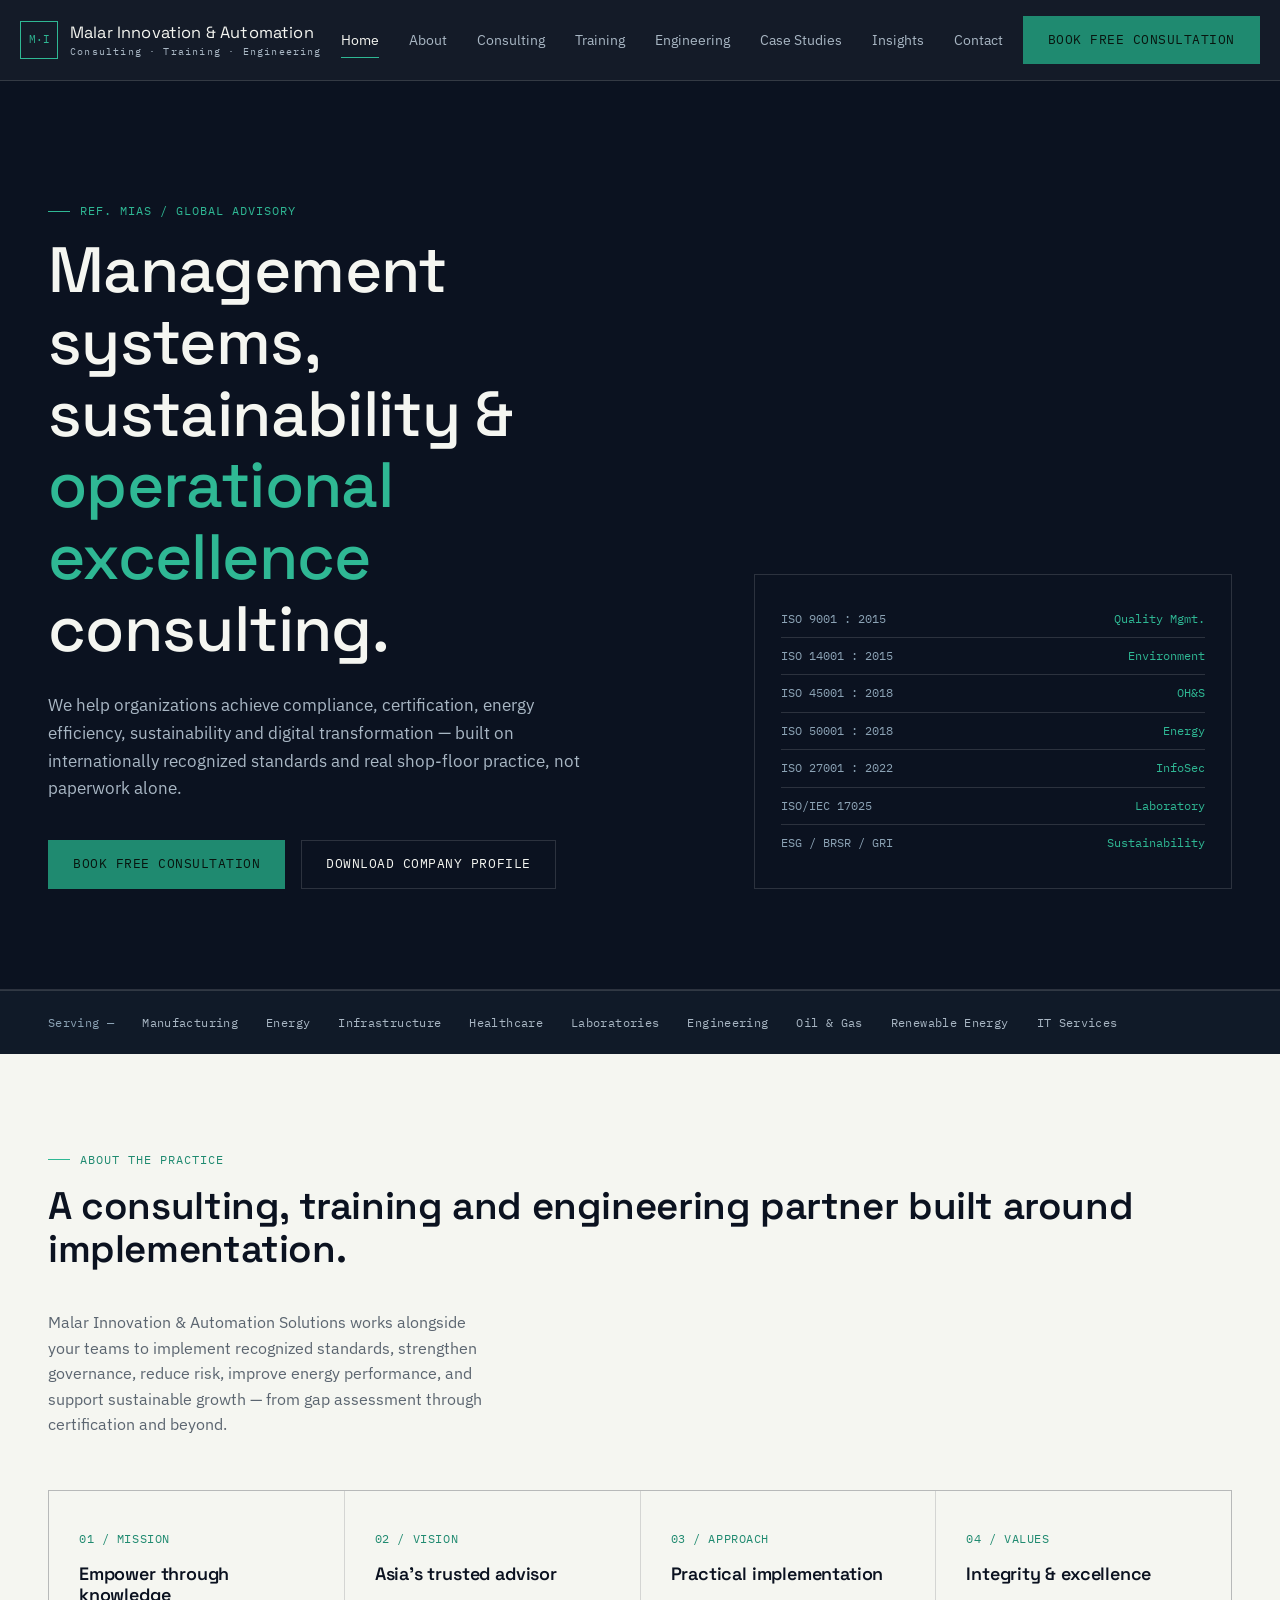
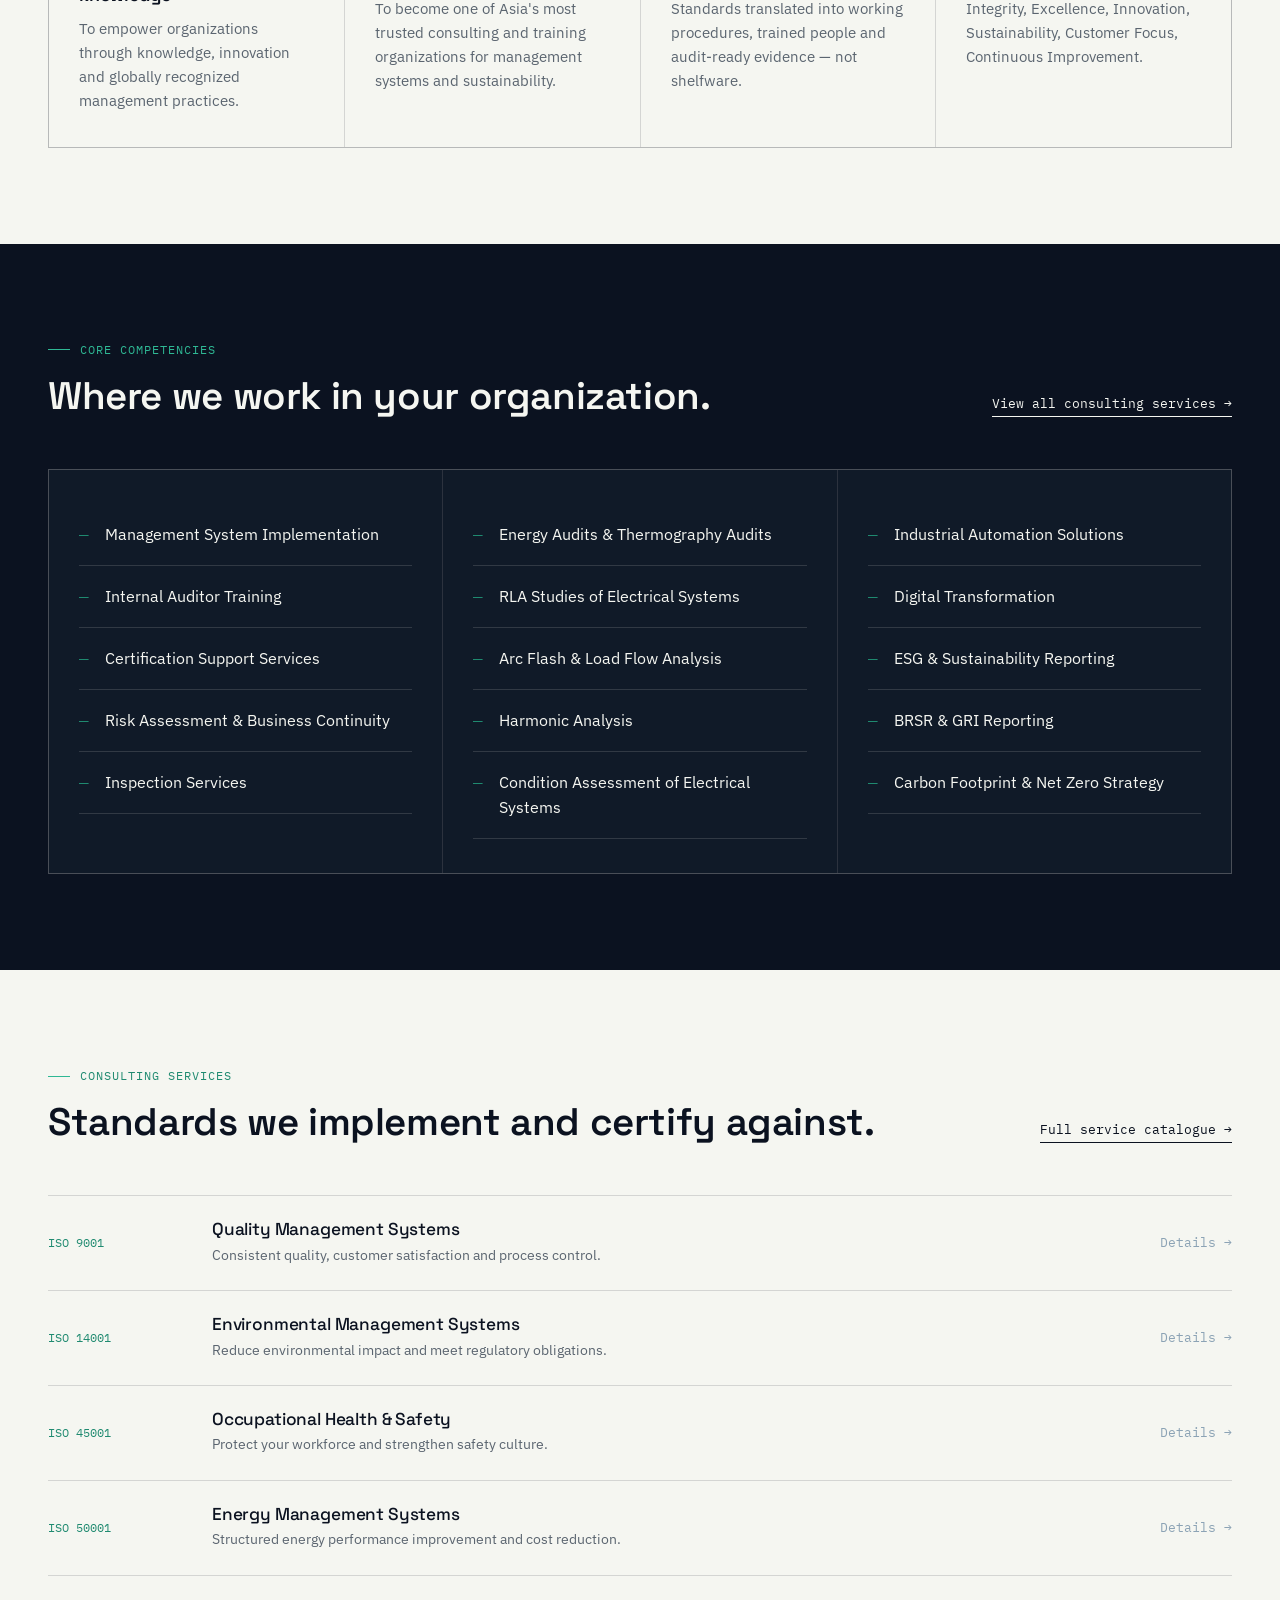
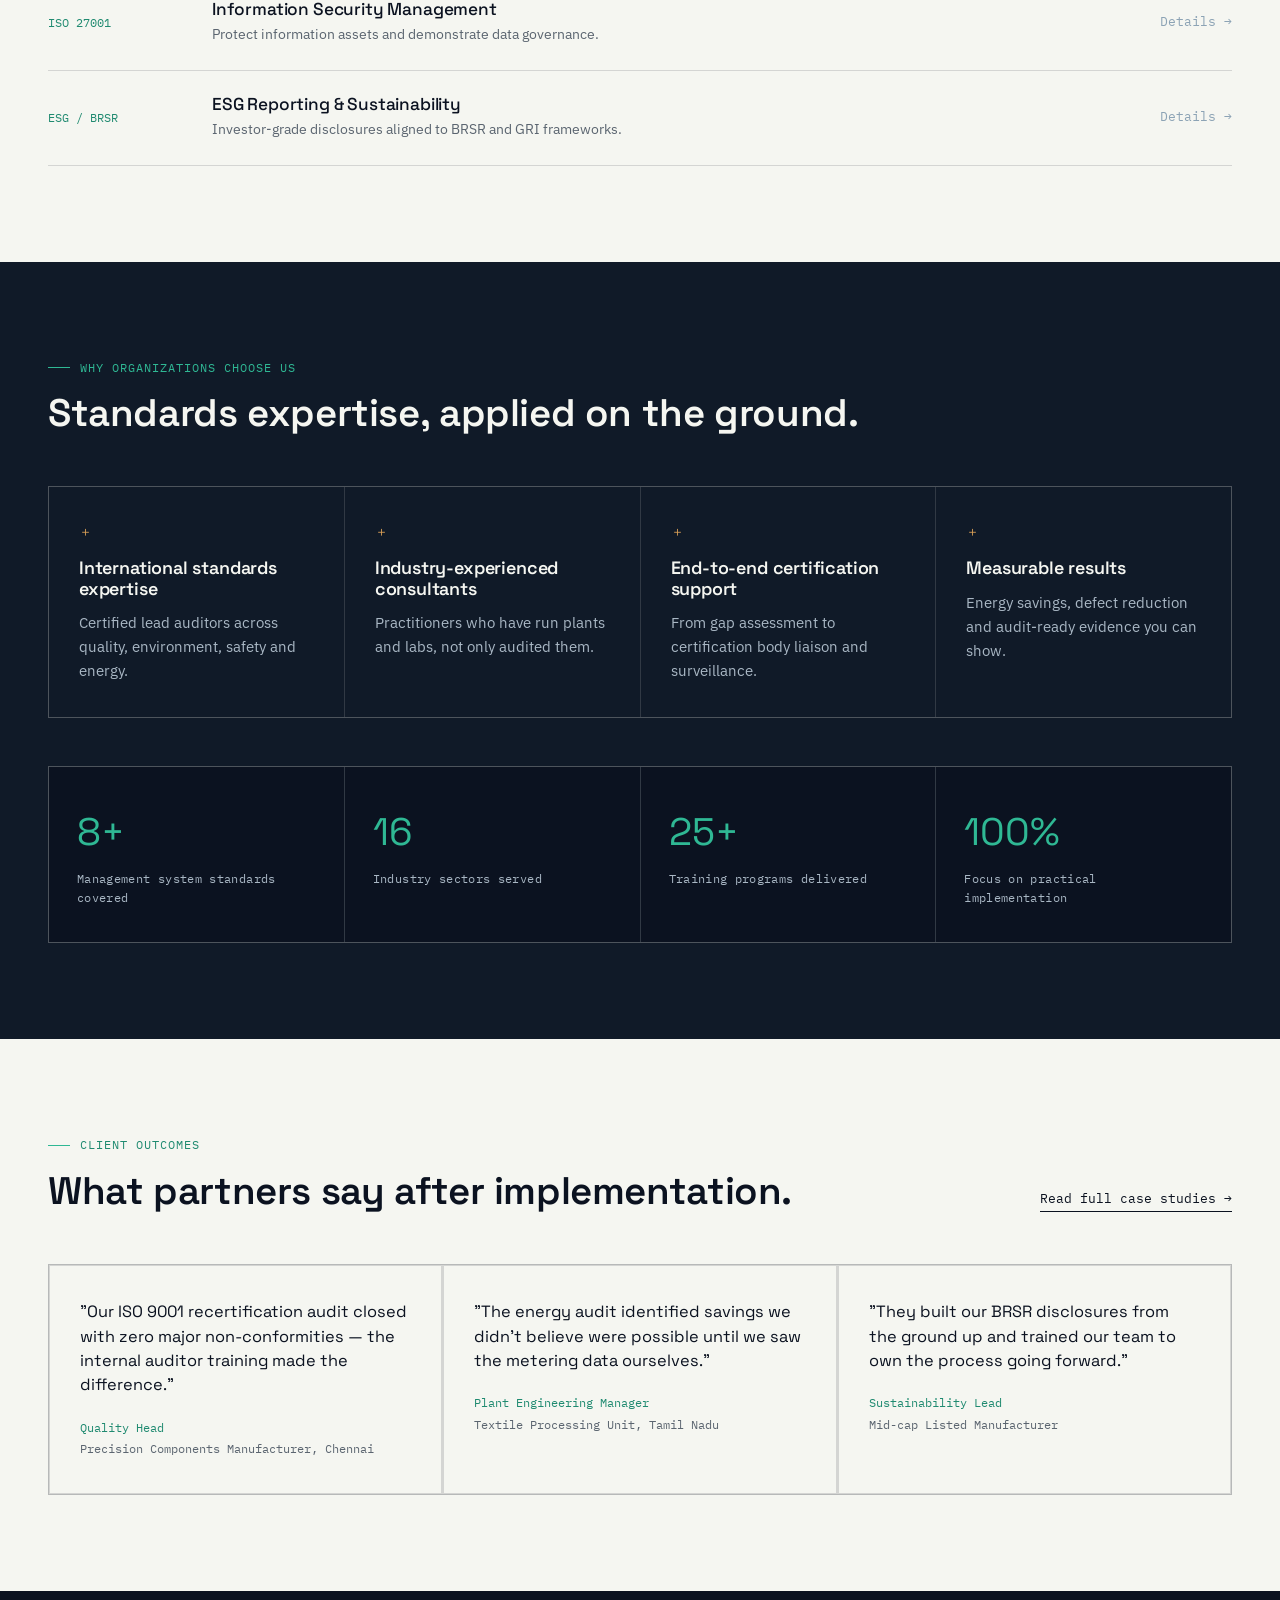
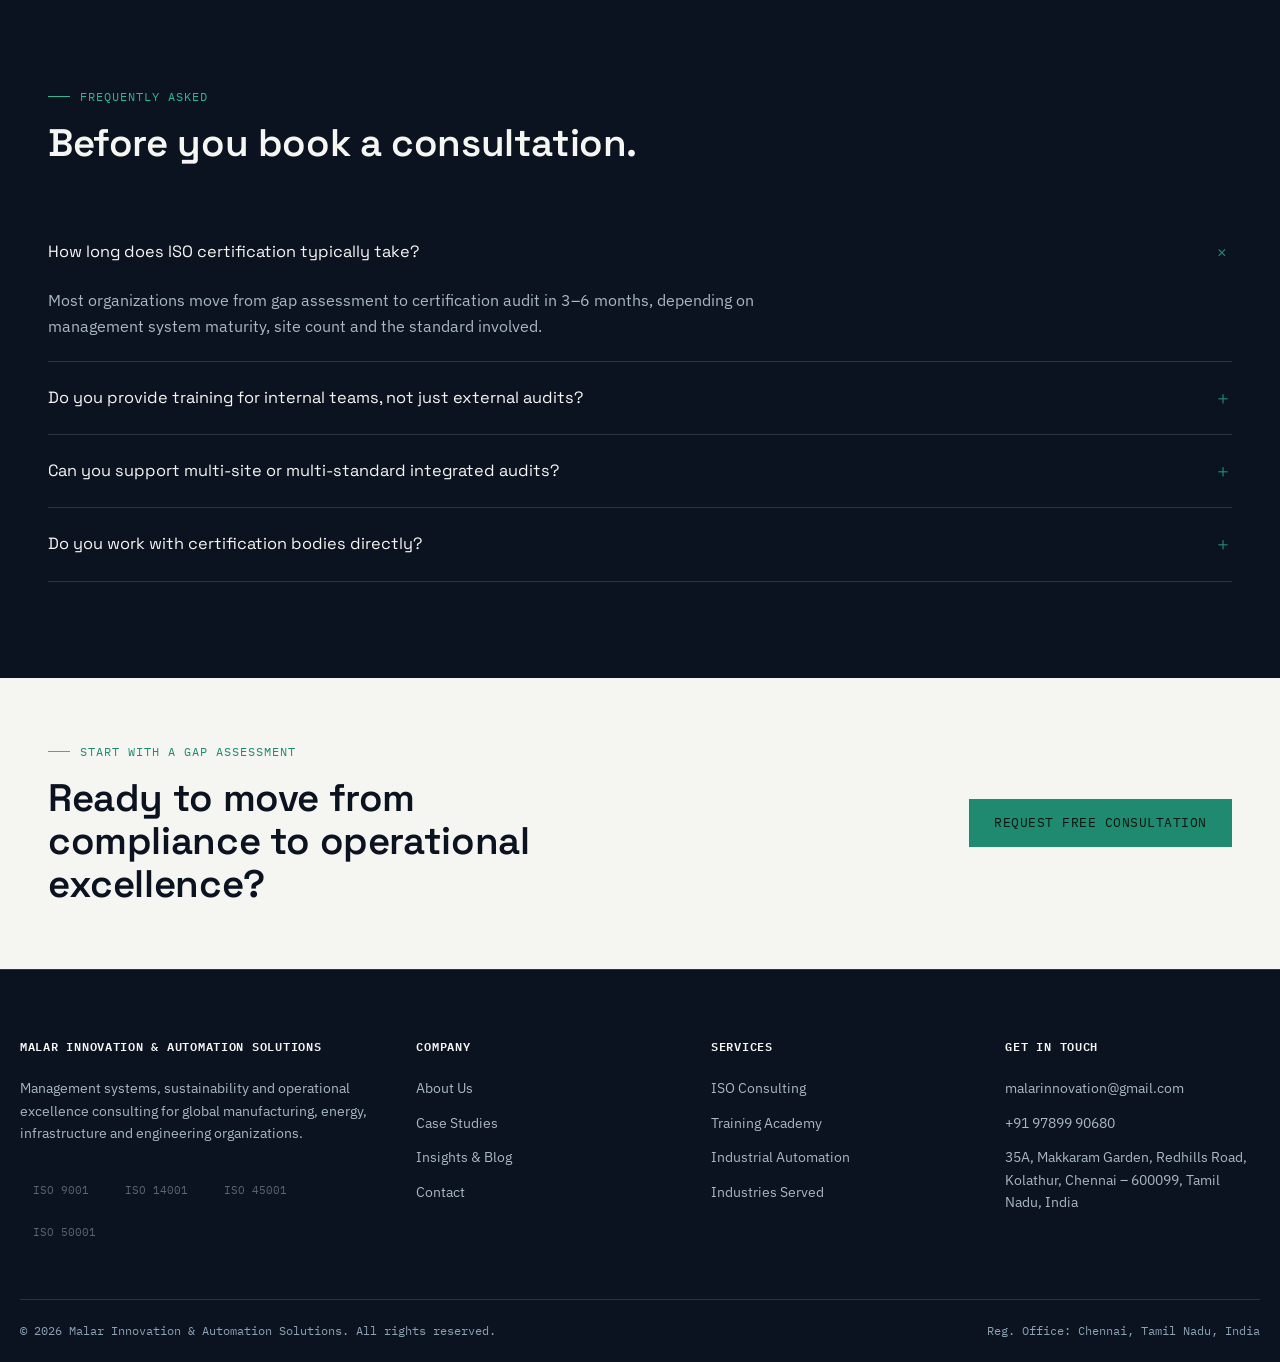
<file: index.html>
<!DOCTYPE html>
<html lang="en">
<head>
<meta charset="UTF-8">
<meta name="viewport" content="width=device-width, initial-scale=1.0">
<title>ISO Consultant Chennai | Management Systems &amp; Sustainability Consulting — Malar Innovation &amp; Automation Solutions</title>
<meta name="description" content="Malar Innovation &amp; Automation Solutions helps organizations achieve ISO certification, operational excellence, energy management, ESG reporting and digital transformation. ISO consultants Chennai, India, serving clients globally.">
<meta name="keywords" content="ISO Consultant Chennai, ISO Certification Consultant India, ISO Internal Auditor Training, Lean Six Sigma Training India, Energy Audit Consultant, ESG Reporting Consultant, BRSR Consultant, ISO 50001 Consultant, ISO 17025 Consultant, ISO 27001 Consultant">
<meta property="og:title" content="Malar Innovation &amp; Automation Solutions | Management Systems, Sustainability &amp; Operational Excellence">
<meta property="og:description" content="Global consulting and training partner for ISO certification, Lean Six Sigma, energy management, ESG reporting, industrial automation and electrical engineering studies.">
<meta property="og:type" content="website">
<meta property="og:locale" content="en_IN">
<link rel="canonical" href="https://www.malarinnovation.com/">
<link rel="stylesheet" href="assets/styles.css">
<link rel="preconnect" href="https://fonts.googleapis.com">
<link href="https://fonts.googleapis.com/css2?family=Space+Grotesk:wght@400;500;600&family=IBM+Plex+Sans:wght@400;500;600&family=IBM+Plex+Mono:wght@400;500&display=swap" rel="stylesheet">
<script type="application/ld+json">
{
  "@context": "https://schema.org",
  "@type": "ProfessionalService",
  "name": "Malar Innovation & Automation Solutions",
  "description": "ISO management system consulting, internal auditor training, energy audits, ESG reporting and industrial automation services.",
  "url": "https://www.malarinnovation.com/",
  "telephone": "+91-97899-90680",
  "email": "malarinnovation@gmail.com",
  "address": {
    "@type": "PostalAddress",
    "streetAddress": "35A, Makkaram Garden, Redhills Road, Kolathur",
    "addressLocality": "Chennai",
    "addressRegion": "Tamil Nadu",
    "postalCode": "600099",
    "addressCountry": "IN"
  },
  "founder": { "@type": "Person", "name": "Vijayakumar Mani" },
  "areaServed": "Worldwide",
  "sameAs": []
}
</script>
</head>
<body>

<header class="site-header">
  <div class="container header-row">
    <a href="index.html" class="brand">
      <div class="brand-mark">M·I</div>
      <div class="brand-name">Malar Innovation &amp; Automation<span>Consulting · Training · Engineering</span></div>
    </a>
    <nav class="main-nav">
      <a href="index.html" class="active">Home</a>
      <a href="about.html">About</a>
      <a href="services.html">Consulting</a>
      <a href="training.html">Training</a>
      <a href="automation-engineering.html">Engineering</a>
      <a href="case-studies.html">Case Studies</a>
      <a href="blog.html">Insights</a>
      <a href="contact.html">Contact</a>
    </nav>
    <div class="header-cta">
      <a href="contact.html" class="btn btn-primary">Book Free Consultation</a>
      <button class="menu-toggle" aria-label="Menu">☰</button>
    </div>
  </div>
  <div class="mobile-nav">
    <a href="index.html">Home</a>
    <a href="about.html">About</a>
    <a href="services.html">Consulting</a>
    <a href="training.html">Training Academy</a>
    <a href="automation-engineering.html">Automation &amp; Engineering</a>
    <a href="industries.html">Industries</a>
    <a href="case-studies.html">Case Studies</a>
    <a href="blog.html">Insights</a>
    <a href="contact.html">Contact</a>
  </div>
</header>

<!-- HERO -->
<section class="hero">
  <div class="container hero-grid">
    <div>
      <div class="eyebrow">Ref. MIAS / Global Advisory</div>
      <h1>Management systems, sustainability &amp; <em>operational excellence</em> consulting.</h1>
      <p class="hero-sub">We help organizations achieve compliance, certification, energy efficiency, sustainability and digital transformation — built on internationally recognized standards and real shop-floor practice, not paperwork alone.</p>
      <div class="hero-actions">
        <a href="contact.html" class="btn btn-primary">Book Free Consultation</a>
        <a href="about.html#profile" class="btn btn-ghost-dark">Download Company Profile</a>
      </div>
    </div>
    <div class="hero-schematic">
      <div class="row"><span>ISO 9001 : 2015</span><span>Quality Mgmt.</span></div>
      <div class="row"><span>ISO 14001 : 2015</span><span>Environment</span></div>
      <div class="row"><span>ISO 45001 : 2018</span><span>OH&amp;S</span></div>
      <div class="row"><span>ISO 50001 : 2018</span><span>Energy</span></div>
      <div class="row"><span>ISO 27001 : 2022</span><span>InfoSec</span></div>
      <div class="row"><span>ISO/IEC 17025</span><span>Laboratory</span></div>
      <div class="row"><span>ESG / BRSR / GRI</span><span>Sustainability</span></div>
    </div>
  </div>
</section>

<div class="trust-band">
  <div class="container">
    <span class="tag">Serving —</span>
    <span>Manufacturing</span><span>Energy</span><span>Infrastructure</span><span>Healthcare</span>
    <span>Laboratories</span><span>Engineering</span><span>Oil &amp; Gas</span><span>Renewable Energy</span><span>IT Services</span>
  </div>
</div>

<!-- ABOUT SNAPSHOT -->
<section class="on-light">
  <div class="container">
    <div class="section-head">
      <div>
        <div class="eyebrow">About the practice</div>
        <h2>A consulting, training and engineering partner built around implementation.</h2>
      </div>
      <p>Malar Innovation &amp; Automation Solutions works alongside your teams to implement recognized standards, strengthen governance, reduce risk, improve energy performance, and support sustainable growth — from gap assessment through certification and beyond.</p>
    </div>
    <div class="grid grid-4">
      <div class="card">
        <span class="code">01 / MISSION</span>
        <h3>Empower through knowledge</h3>
        <p>To empower organizations through knowledge, innovation and globally recognized management practices.</p>
      </div>
      <div class="card">
        <span class="code">02 / VISION</span>
        <h3>Asia's trusted advisor</h3>
        <p>To become one of Asia's most trusted consulting and training organizations for management systems and sustainability.</p>
      </div>
      <div class="card">
        <span class="code">03 / APPROACH</span>
        <h3>Practical implementation</h3>
        <p>Standards translated into working procedures, trained people and audit-ready evidence — not shelfware.</p>
      </div>
      <div class="card">
        <span class="code">04 / VALUES</span>
        <h3>Integrity &amp; excellence</h3>
        <p>Integrity, Excellence, Innovation, Sustainability, Customer Focus, Continuous Improvement.</p>
      </div>
    </div>
  </div>
</section>

<!-- CORE COMPETENCIES -->
<section class="section-dark">
  <div class="container">
    <div class="section-head">
      <div>
        <div class="eyebrow">Core competencies</div>
        <h2>Where we work in your organization.</h2>
      </div>
      <a href="services.html" class="section-foot-link">View all consulting services →</a>
    </div>
    <div class="grid grid-3">
      <ul class="tick-list card">
        <li>Management System Implementation</li>
        <li>Internal Auditor Training</li>
        <li>Certification Support Services</li>
        <li>Risk Assessment &amp; Business Continuity</li>
        <li>Inspection Services</li>
      </ul>
      <ul class="tick-list card">
        <li>Energy Audits &amp; Thermography Audits</li>
        <li>RLA Studies of Electrical Systems</li>
        <li>Arc Flash &amp; Load Flow Analysis</li>
        <li>Harmonic Analysis</li>
        <li>Condition Assessment of Electrical Systems</li>
      </ul>
      <ul class="tick-list card">
        <li>Industrial Automation Solutions</li>
        <li>Digital Transformation</li>
        <li>ESG &amp; Sustainability Reporting</li>
        <li>BRSR &amp; GRI Reporting</li>
        <li>Carbon Footprint &amp; Net Zero Strategy</li>
      </ul>
    </div>
  </div>
</section>

<!-- SERVICES LEDGER -->
<section class="on-light">
  <div class="container">
    <div class="section-head">
      <div>
        <div class="eyebrow">Consulting services</div>
        <h2>Standards we implement and certify against.</h2>
      </div>
      <a href="services.html" class="section-foot-link">Full service catalogue →</a>
    </div>
    <div class="ledger">
      <div class="ledger-row">
        <span class="code">ISO 9001</span>
        <div><h4>Quality Management Systems</h4><p>Consistent quality, customer satisfaction and process control.</p></div>
        <a href="services.html#iso9001" class="arrow">Details →</a>
      </div>
      <div class="ledger-row">
        <span class="code">ISO 14001</span>
        <div><h4>Environmental Management Systems</h4><p>Reduce environmental impact and meet regulatory obligations.</p></div>
        <a href="services.html#iso14001" class="arrow">Details →</a>
      </div>
      <div class="ledger-row">
        <span class="code">ISO 45001</span>
        <div><h4>Occupational Health &amp; Safety</h4><p>Protect your workforce and strengthen safety culture.</p></div>
        <a href="services.html#iso45001" class="arrow">Details →</a>
      </div>
      <div class="ledger-row">
        <span class="code">ISO 50001</span>
        <div><h4>Energy Management Systems</h4><p>Structured energy performance improvement and cost reduction.</p></div>
        <a href="services.html#iso50001" class="arrow">Details →</a>
      </div>
      <div class="ledger-row">
        <span class="code">ISO 27001</span>
        <div><h4>Information Security Management</h4><p>Protect information assets and demonstrate data governance.</p></div>
        <a href="services.html#iso27001" class="arrow">Details →</a>
      </div>
      <div class="ledger-row">
        <span class="code">ESG / BRSR</span>
        <div><h4>ESG Reporting &amp; Sustainability</h4><p>Investor-grade disclosures aligned to BRSR and GRI frameworks.</p></div>
        <a href="services.html#esg" class="arrow">Details →</a>
      </div>
    </div>
  </div>
</section>

<!-- WHY CHOOSE US + STATS -->
<section class="section-panel">
  <div class="container">
    <div class="section-head">
      <div>
        <div class="eyebrow">Why organizations choose us</div>
        <h2>Standards expertise, applied on the ground.</h2>
      </div>
    </div>
    <div class="grid grid-4">
      <div class="card"><span class="num">＋</span><h3>International standards expertise</h3><p>Certified lead auditors across quality, environment, safety and energy.</p></div>
      <div class="card"><span class="num">＋</span><h3>Industry-experienced consultants</h3><p>Practitioners who have run plants and labs, not only audited them.</p></div>
      <div class="card"><span class="num">＋</span><h3>End-to-end certification support</h3><p>From gap assessment to certification body liaison and surveillance.</p></div>
      <div class="card"><span class="num">＋</span><h3>Measurable results</h3><p>Energy savings, defect reduction and audit-ready evidence you can show.</p></div>
    </div>
    <div class="stats-row mt-lg">
      <div class="stat"><div class="figure">8+</div><div class="label">Management system standards covered</div></div>
      <div class="stat"><div class="figure">16</div><div class="label">Industry sectors served</div></div>
      <div class="stat"><div class="figure">25+</div><div class="label">Training programs delivered</div></div>
      <div class="stat"><div class="figure">100%</div><div class="label">Focus on practical implementation</div></div>
    </div>
  </div>
</section>

<!-- TESTIMONIALS -->
<section class="on-light">
  <div class="container">
    <div class="section-head">
      <div>
        <div class="eyebrow">Client outcomes</div>
        <h2>What partners say after implementation.</h2>
      </div>
      <a href="case-studies.html" class="section-foot-link">Read full case studies →</a>
    </div>
    <div class="grid grid-3">
      <div class="quote-card">
        <p class="quote">"Our ISO 9001 recertification audit closed with zero major non-conformities — the internal auditor training made the difference."</p>
        <div class="attrib">Quality Head<span>Precision Components Manufacturer, Chennai</span></div>
      </div>
      <div class="quote-card">
        <p class="quote">"The energy audit identified savings we didn't believe were possible until we saw the metering data ourselves."</p>
        <div class="attrib">Plant Engineering Manager<span>Textile Processing Unit, Tamil Nadu</span></div>
      </div>
      <div class="quote-card">
        <p class="quote">"They built our BRSR disclosures from the ground up and trained our team to own the process going forward."</p>
        <div class="attrib">Sustainability Lead<span>Mid-cap Listed Manufacturer</span></div>
      </div>
    </div>
  </div>
</section>

<!-- FAQ -->
<section class="section-dark">
  <div class="container">
    <div class="section-head">
      <div>
        <div class="eyebrow">Frequently asked</div>
        <h2>Before you book a consultation.</h2>
      </div>
    </div>
    <div class="faq-list">
      <div class="faq-item open">
        <div class="faq-q"><span>How long does ISO certification typically take?</span><span class="plus">＋</span></div>
        <div class="faq-a" style="max-height:200px;"><p>Most organizations move from gap assessment to certification audit in 3–6 months, depending on management system maturity, site count and the standard involved.</p></div>
      </div>
      <div class="faq-item">
        <div class="faq-q"><span>Do you provide training for internal teams, not just external audits?</span><span class="plus">＋</span></div>
        <div class="faq-a"><p>Yes. Our Training Academy runs Internal Auditor, Lean Six Sigma and sustainability programs designed to build in-house capability so you're not dependent on consultants after certification.</p></div>
      </div>
      <div class="faq-item">
        <div class="faq-q"><span>Can you support multi-site or multi-standard integrated audits?</span><span class="plus">＋</span></div>
        <div class="faq-a"><p>Yes. We regularly design integrated management systems covering ISO 9001, 14001 and 45001 together, and coordinate multi-site rollouts on a common audit calendar.</p></div>
      </div>
      <div class="faq-item">
        <div class="faq-q"><span>Do you work with certification bodies directly?</span><span class="plus">＋</span></div>
        <div class="faq-a"><p>We prepare you for the certification body of your choice and can liaise on scheduling and scope, while remaining independent of the certification decision itself.</p></div>
      </div>
    </div>
  </div>
</section>

<!-- CTA -->
<section class="on-light tight">
  <div class="container" style="display:flex; justify-content:space-between; align-items:center; flex-wrap:wrap; gap:24px;">
    <div>
      <div class="eyebrow">Start with a gap assessment</div>
      <h2 style="max-width:520px;">Ready to move from compliance to operational excellence?</h2>
    </div>
    <a href="contact.html" class="btn btn-primary">Request Free Consultation</a>
  </div>
</section>

<footer class="site-footer">
  <div class="container footer-top">
    <div class="footer-col">
      <h4>Malar Innovation &amp; Automation Solutions</h4>
      <p>Management systems, sustainability and operational excellence consulting for global manufacturing, energy, infrastructure and engineering organizations.</p>
      <div class="badge-row">
        <span class="badge">ISO 9001</span><span class="badge">ISO 14001</span><span class="badge">ISO 45001</span><span class="badge">ISO 50001</span>
      </div>
    </div>
    <div class="footer-col">
      <h4>Company</h4>
      <a href="about.html">About Us</a>
      <a href="case-studies.html">Case Studies</a>
      <a href="blog.html">Insights &amp; Blog</a>
      <a href="contact.html">Contact</a>
    </div>
    <div class="footer-col">
      <h4>Services</h4>
      <a href="services.html">ISO Consulting</a>
      <a href="training.html">Training Academy</a>
      <a href="automation-engineering.html">Industrial Automation</a>
      <a href="industries.html">Industries Served</a>
    </div>
    <div class="footer-col">
      <h4>Get in Touch</h4>
      <p>malarinnovation@gmail.com</p>
      <p>+91 97899 90680</p>
      <p>35A, Makkaram Garden, Redhills Road, Kolathur, Chennai – 600099, Tamil Nadu, India</p>
    </div>
  </div>
  <div class="container footer-bottom">
    <span>© 2026 Malar Innovation &amp; Automation Solutions. All rights reserved.</span>
    <span>Reg. Office: Chennai, Tamil Nadu, India</span>
  </div>
</footer>
<script src="assets/script.js"></script>
</body>
</html>
</file>
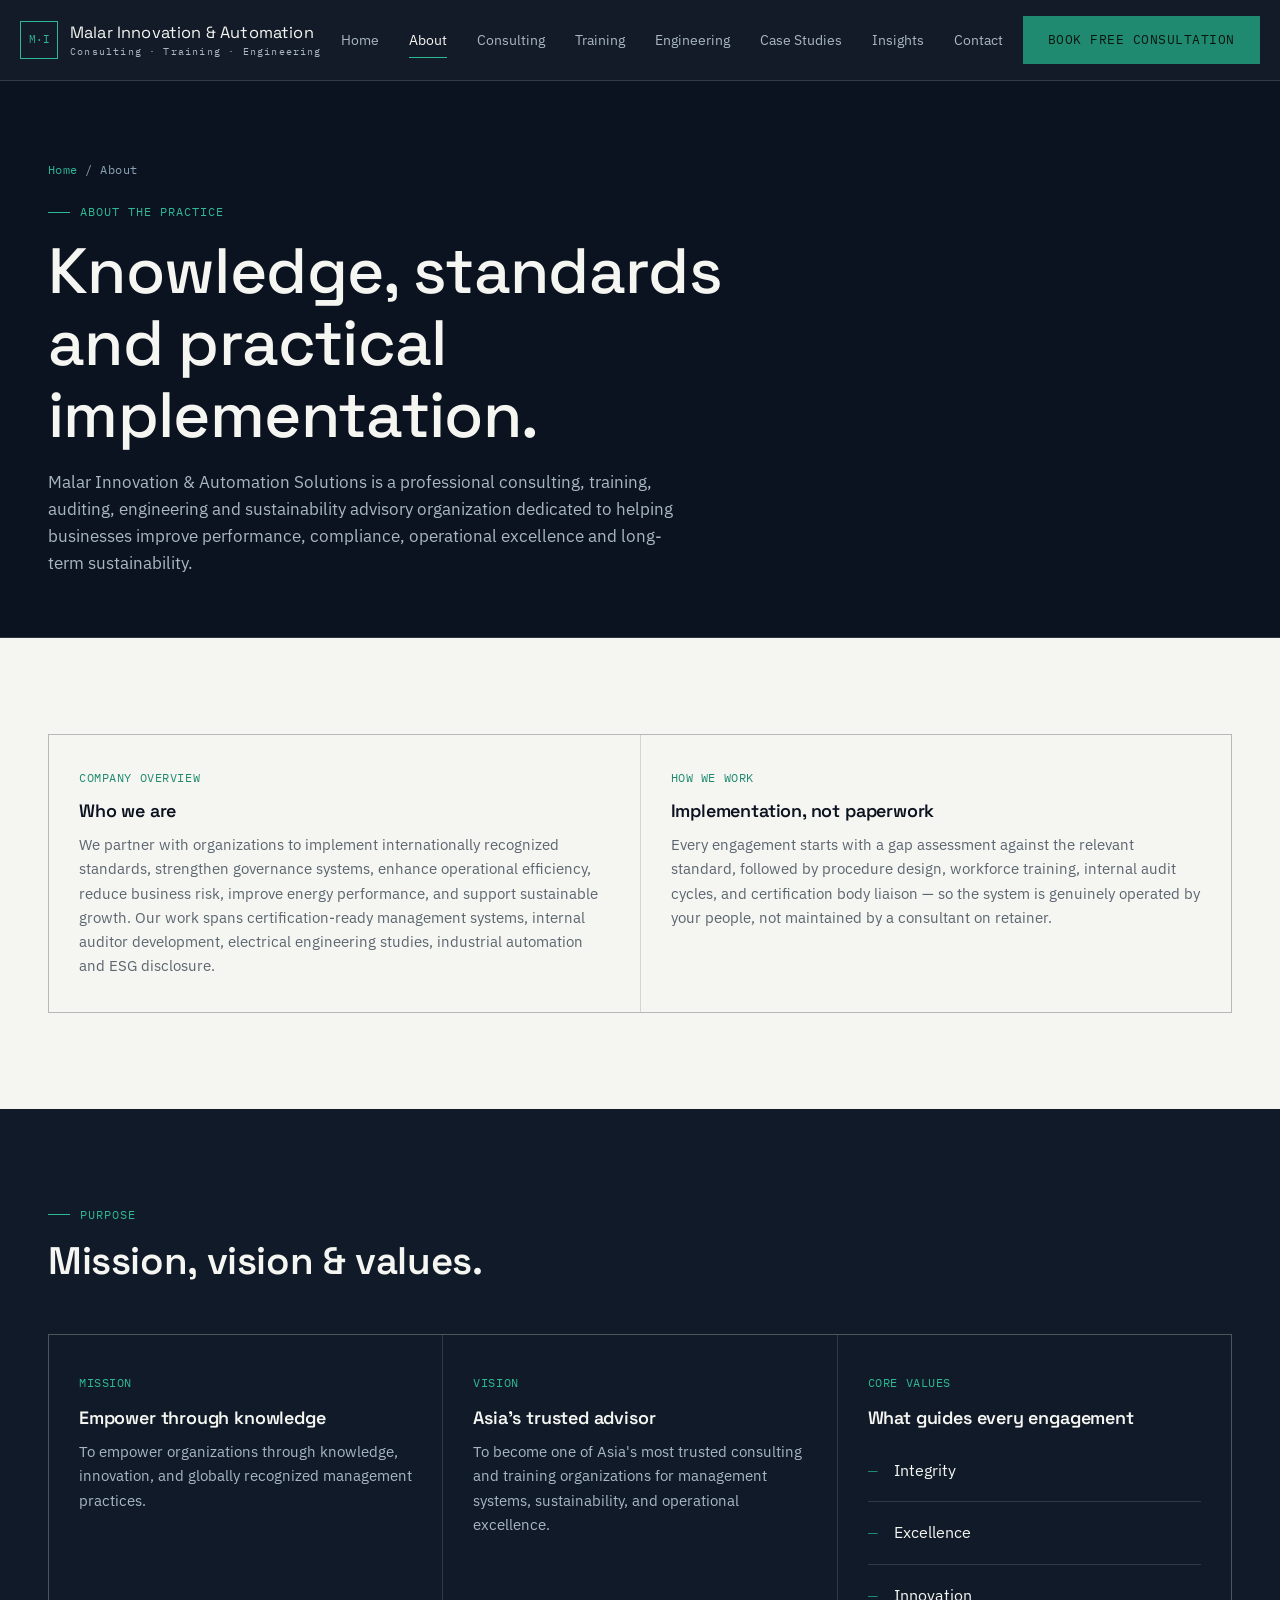
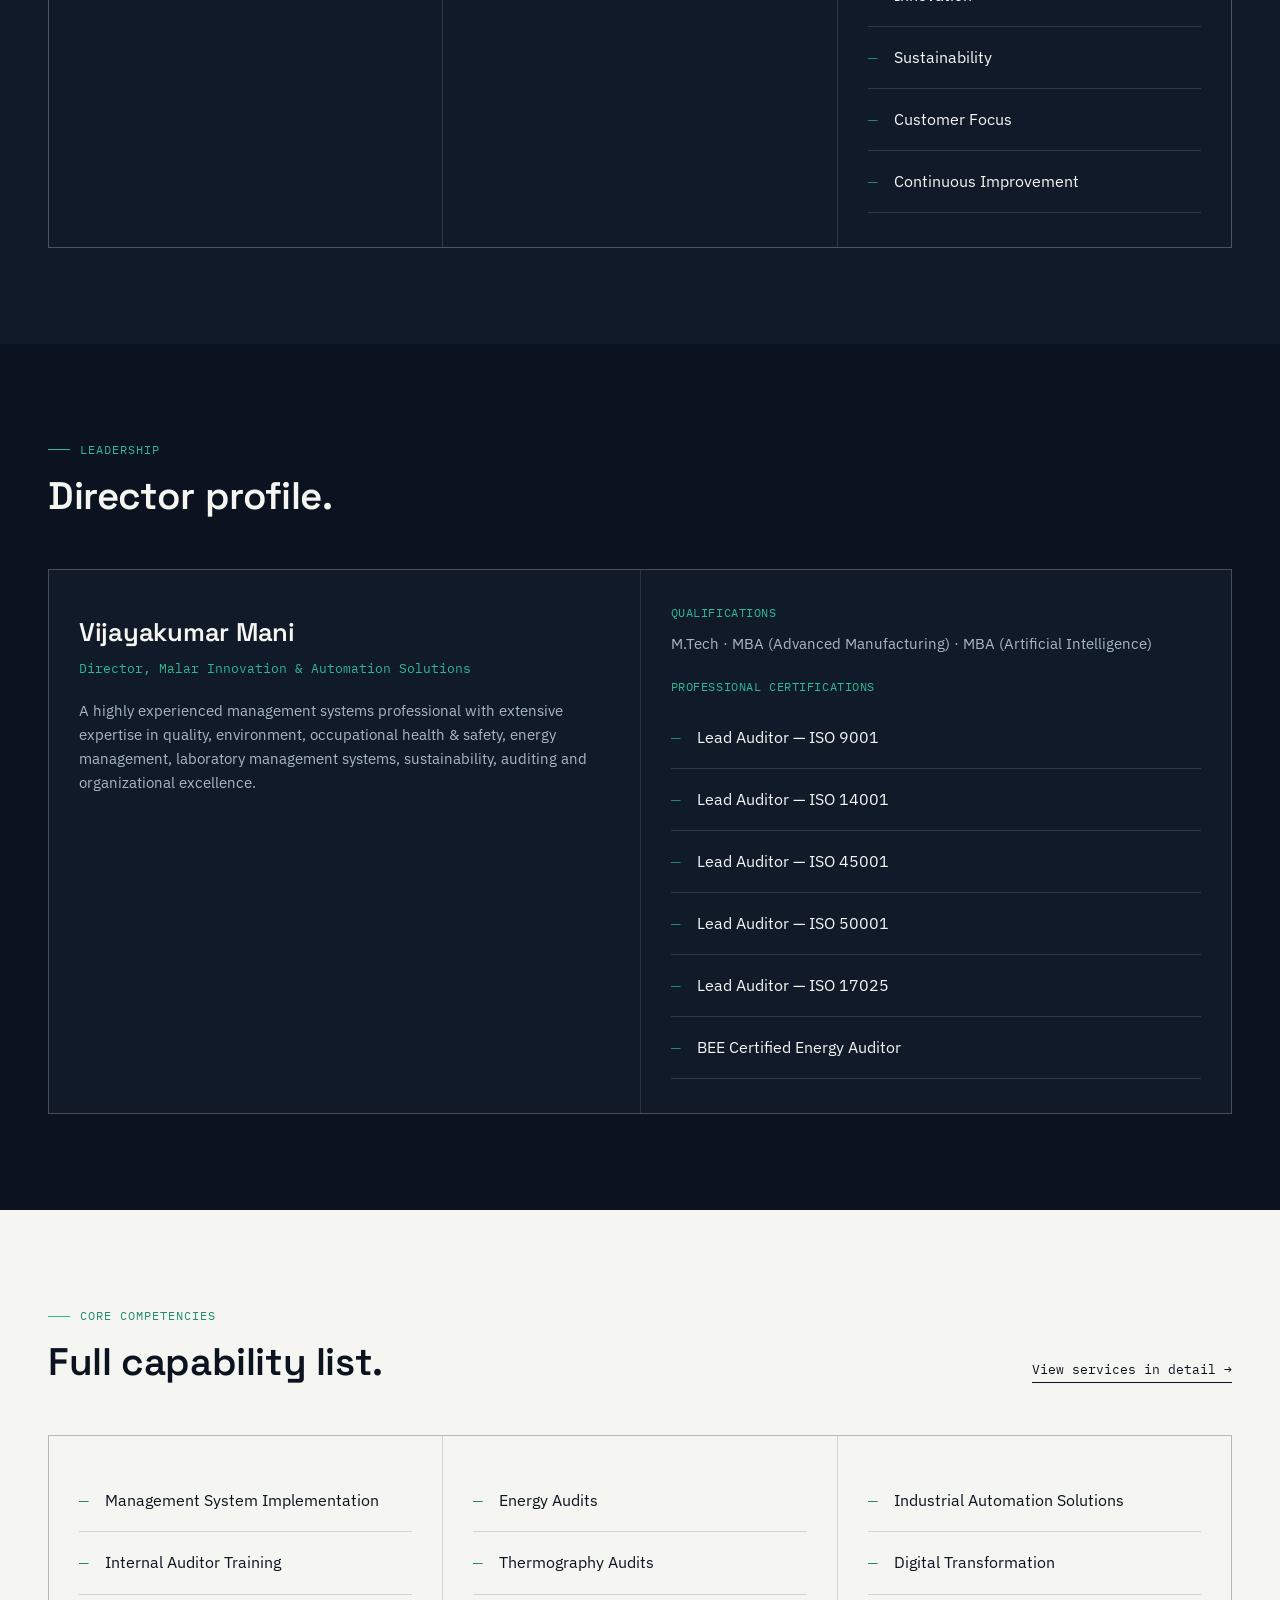
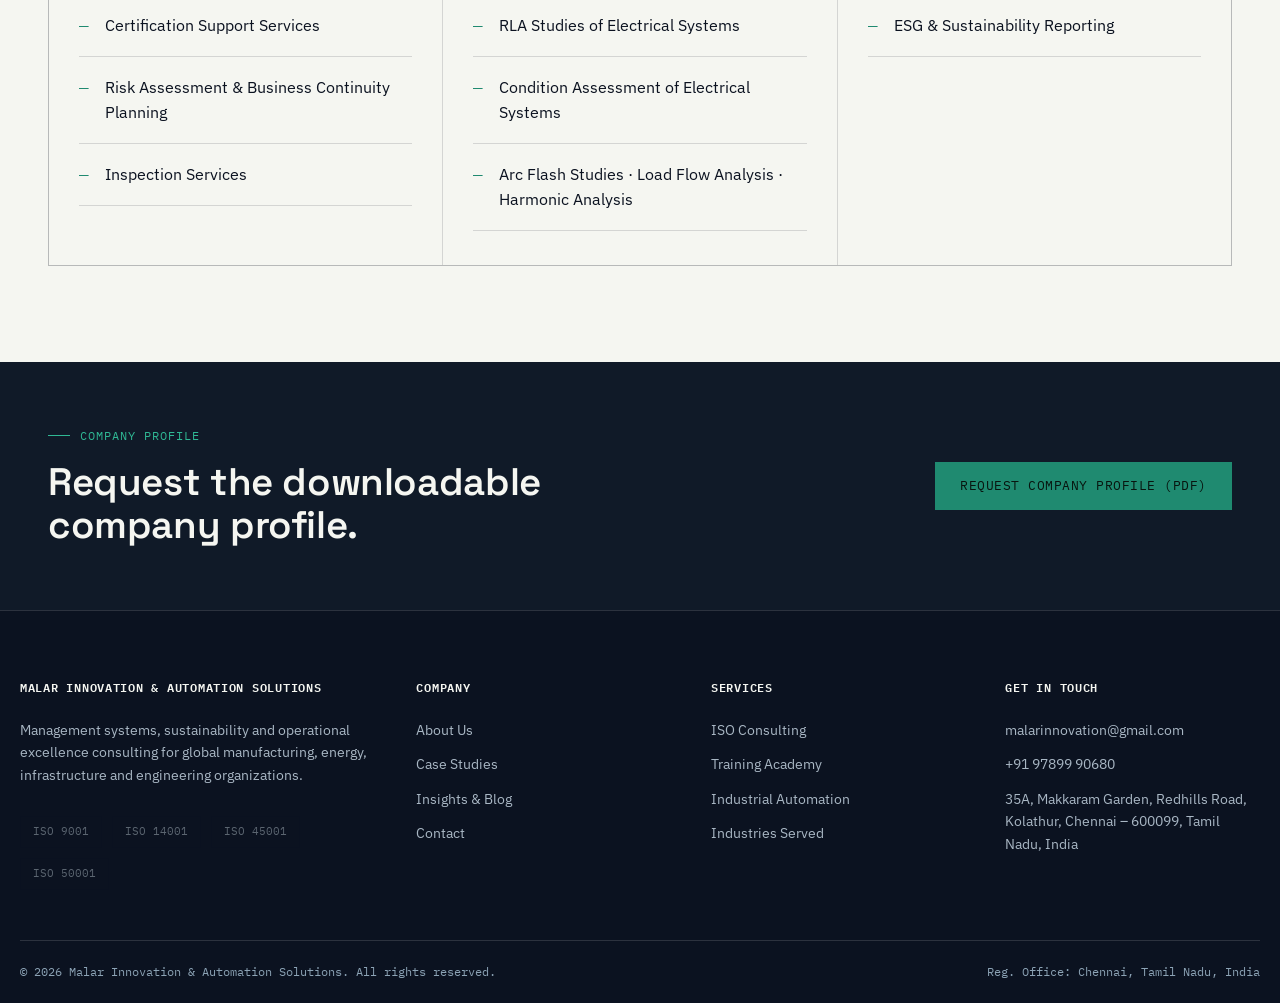
<file: about.html>
<!DOCTYPE html>
<html lang="en">
<head>
<meta charset="UTF-8">
<meta name="viewport" content="width=device-width, initial-scale=1.0">
<title>About Us | Malar Innovation &amp; Automation Solutions — ISO Consultant Chennai</title>
<meta name="description" content="Learn about Malar Innovation & Automation Solutions, a management systems, sustainability and engineering consulting practice led by Vijayakumar Mani, Lead Auditor across ISO 9001, 14001, 45001, 50001 and 17025.">
<link rel="canonical" href="https://www.malarinnovation.com/about.html">
<link rel="stylesheet" href="assets/styles.css">
<link rel="preconnect" href="https://fonts.googleapis.com">
<link href="https://fonts.googleapis.com/css2?family=Space+Grotesk:wght@400;500;600&family=IBM+Plex+Sans:wght@400;500;600&family=IBM+Plex+Mono:wght@400;500&display=swap" rel="stylesheet">
</head>
<body>

<header class="site-header">
  <div class="container header-row">
    <a href="index.html" class="brand">
      <div class="brand-mark">M·I</div>
      <div class="brand-name">Malar Innovation &amp; Automation<span>Consulting · Training · Engineering</span></div>
    </a>
    <nav class="main-nav">
      <a href="index.html">Home</a>
      <a href="about.html" class="active">About</a>
      <a href="services.html">Consulting</a>
      <a href="training.html">Training</a>
      <a href="automation-engineering.html">Engineering</a>
      <a href="case-studies.html">Case Studies</a>
      <a href="blog.html">Insights</a>
      <a href="contact.html">Contact</a>
    </nav>
    <div class="header-cta">
      <a href="contact.html" class="btn btn-primary">Book Free Consultation</a>
      <button class="menu-toggle" aria-label="Menu">☰</button>
    </div>
  </div>
  <div class="mobile-nav">
    <a href="index.html">Home</a>
    <a href="about.html">About</a>
    <a href="services.html">Consulting</a>
    <a href="training.html">Training Academy</a>
    <a href="automation-engineering.html">Automation &amp; Engineering</a>
    <a href="industries.html">Industries</a>
    <a href="case-studies.html">Case Studies</a>
    <a href="blog.html">Insights</a>
    <a href="contact.html">Contact</a>
  </div>
</header>

<section class="page-hero">
  <div class="container">
    <div class="breadcrumb"><a href="index.html">Home</a> / About</div>
    <div class="eyebrow">About the practice</div>
    <h1>Knowledge, standards and practical implementation.</h1>
    <p class="lede">Malar Innovation &amp; Automation Solutions is a professional consulting, training, auditing, engineering and sustainability advisory organization dedicated to helping businesses improve performance, compliance, operational excellence and long-term sustainability.</p>
  </div>
</section>

<section class="on-light">
  <div class="container">
    <div class="grid grid-2">
      <div class="card">
        <div class="code">COMPANY OVERVIEW</div>
        <h3>Who we are</h3>
        <p>We partner with organizations to implement internationally recognized standards, strengthen governance systems, enhance operational efficiency, reduce business risk, improve energy performance, and support sustainable growth. Our work spans certification-ready management systems, internal auditor development, electrical engineering studies, industrial automation and ESG disclosure.</p>
      </div>
      <div class="card">
        <div class="code">HOW WE WORK</div>
        <h3>Implementation, not paperwork</h3>
        <p>Every engagement starts with a gap assessment against the relevant standard, followed by procedure design, workforce training, internal audit cycles, and certification body liaison — so the system is genuinely operated by your people, not maintained by a consultant on retainer.</p>
      </div>
    </div>
  </div>
</section>

<section class="section-panel">
  <div class="container">
    <div class="section-head">
      <div><div class="eyebrow">Purpose</div><h2>Mission, vision &amp; values.</h2></div>
    </div>
    <div class="grid grid-3">
      <div class="card"><span class="code">MISSION</span><h3>Empower through knowledge</h3><p>To empower organizations through knowledge, innovation, and globally recognized management practices.</p></div>
      <div class="card"><span class="code">VISION</span><h3>Asia's trusted advisor</h3><p>To become one of Asia's most trusted consulting and training organizations for management systems, sustainability, and operational excellence.</p></div>
      <div class="card">
        <span class="code">CORE VALUES</span>
        <h3>What guides every engagement</h3>
        <ul class="tick-list" style="margin-top:10px;">
          <li>Integrity</li><li>Excellence</li><li>Innovation</li><li>Sustainability</li><li>Customer Focus</li><li>Continuous Improvement</li>
        </ul>
      </div>
    </div>
  </div>
</section>

<!-- DIRECTOR PROFILE -->
<section class="section-dark" id="profile">
  <div class="container">
    <div class="section-head">
      <div><div class="eyebrow">Leadership</div><h2>Director profile.</h2></div>
    </div>
    <div class="grid grid-2">
      <div class="card">
        <h3 style="font-size:1.6rem;">Vijayakumar Mani</h3>
        <p style="color:var(--teal-bright); font-family:var(--mono); font-size:0.8rem; margin-top:6px;">Director, Malar Innovation &amp; Automation Solutions</p>
        <p style="margin-top:20px;">A highly experienced management systems professional with extensive expertise in quality, environment, occupational health &amp; safety, energy management, laboratory management systems, sustainability, auditing and organizational excellence.</p>
      </div>
      <div class="card">
        <div class="code">QUALIFICATIONS</div>
        <p style="margin:10px 0 22px;">M.Tech · MBA (Advanced Manufacturing) · MBA (Artificial Intelligence)</p>
        <div class="code">PROFESSIONAL CERTIFICATIONS</div>
        <ul class="tick-list" style="margin-top:10px;">
          <li>Lead Auditor — ISO 9001</li>
          <li>Lead Auditor — ISO 14001</li>
          <li>Lead Auditor — ISO 45001</li>
          <li>Lead Auditor — ISO 50001</li>
          <li>Lead Auditor — ISO 17025</li>
          <li>BEE Certified Energy Auditor</li>
        </ul>
      </div>
    </div>
  </div>
</section>

<!-- COMPETENCIES -->
<section class="on-light">
  <div class="container">
    <div class="section-head">
      <div><div class="eyebrow">Core competencies</div><h2>Full capability list.</h2></div>
      <a href="services.html" class="section-foot-link">View services in detail →</a>
    </div>
    <div class="grid grid-3">
      <ul class="tick-list card">
        <li>Management System Implementation</li>
        <li>Internal Auditor Training</li>
        <li>Certification Support Services</li>
        <li>Risk Assessment &amp; Business Continuity Planning</li>
        <li>Inspection Services</li>
      </ul>
      <ul class="tick-list card">
        <li>Energy Audits</li>
        <li>Thermography Audits</li>
        <li>RLA Studies of Electrical Systems</li>
        <li>Condition Assessment of Electrical Systems</li>
        <li>Arc Flash Studies · Load Flow Analysis · Harmonic Analysis</li>
      </ul>
      <ul class="tick-list card">
        <li>Industrial Automation Solutions</li>
        <li>Digital Transformation</li>
        <li>ESG &amp; Sustainability Reporting</li>
      </ul>
    </div>
  </div>
</section>

<section class="section-panel tight">
  <div class="container" style="display:flex; justify-content:space-between; align-items:center; flex-wrap:wrap; gap:24px;">
    <div>
      <div class="eyebrow">Company profile</div>
      <h2 style="max-width:520px;">Request the downloadable company profile.</h2>
    </div>
    <a href="contact.html" class="btn btn-primary">Request Company Profile (PDF)</a>
  </div>
</section>

<footer class="site-footer">
  <div class="container footer-top">
    <div class="footer-col">
      <h4>Malar Innovation &amp; Automation Solutions</h4>
      <p>Management systems, sustainability and operational excellence consulting for global manufacturing, energy, infrastructure and engineering organizations.</p>
      <div class="badge-row"><span class="badge">ISO 9001</span><span class="badge">ISO 14001</span><span class="badge">ISO 45001</span><span class="badge">ISO 50001</span></div>
    </div>
    <div class="footer-col">
      <h4>Company</h4>
      <a href="about.html">About Us</a><a href="case-studies.html">Case Studies</a><a href="blog.html">Insights &amp; Blog</a><a href="contact.html">Contact</a>
    </div>
    <div class="footer-col">
      <h4>Services</h4>
      <a href="services.html">ISO Consulting</a><a href="training.html">Training Academy</a><a href="automation-engineering.html">Industrial Automation</a><a href="industries.html">Industries Served</a>
    </div>
    <div class="footer-col">
      <h4>Get in Touch</h4>
      <p>malarinnovation@gmail.com</p><p>+91 97899 90680</p>
      <p>35A, Makkaram Garden, Redhills Road, Kolathur, Chennai – 600099, Tamil Nadu, India</p>
    </div>
  </div>
  <div class="container footer-bottom">
    <span>© 2026 Malar Innovation &amp; Automation Solutions. All rights reserved.</span>
    <span>Reg. Office: Chennai, Tamil Nadu, India</span>
  </div>
</footer>
<script src="assets/script.js"></script>
</body>
</html>
</file>
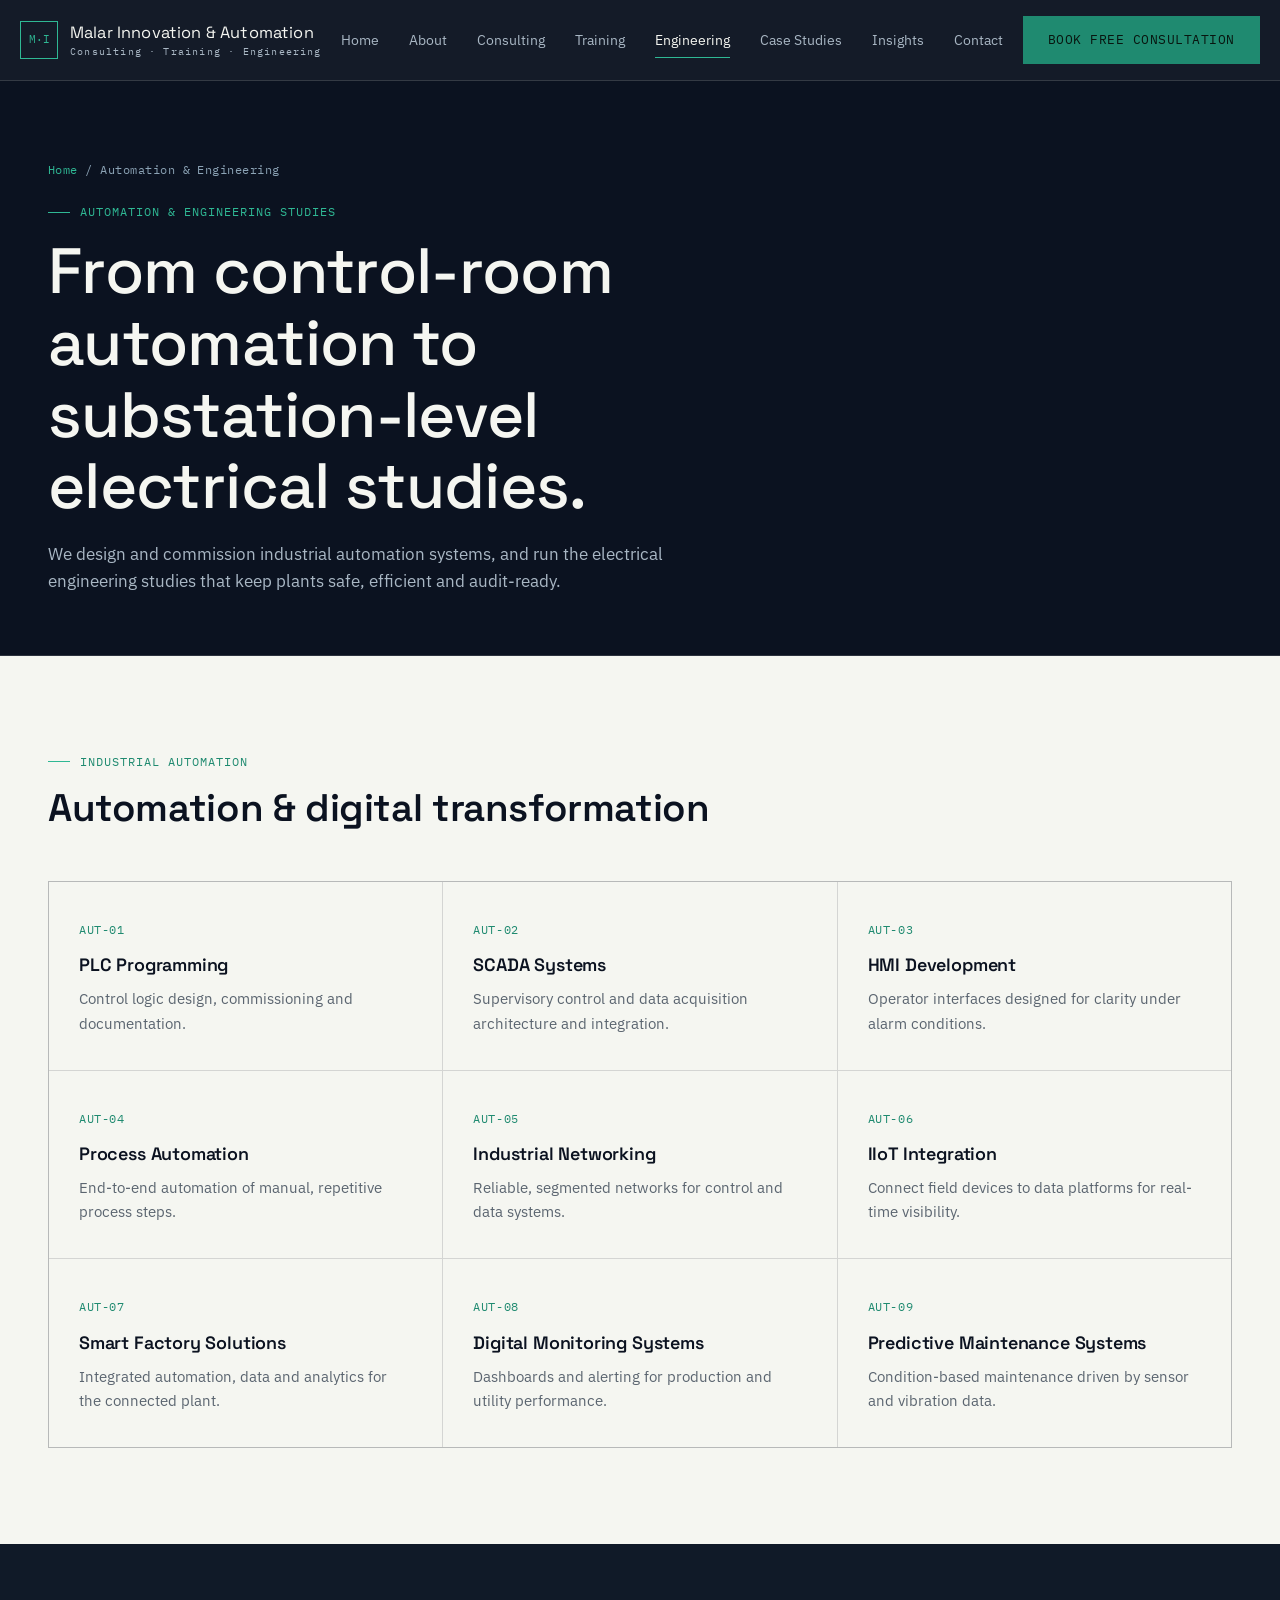
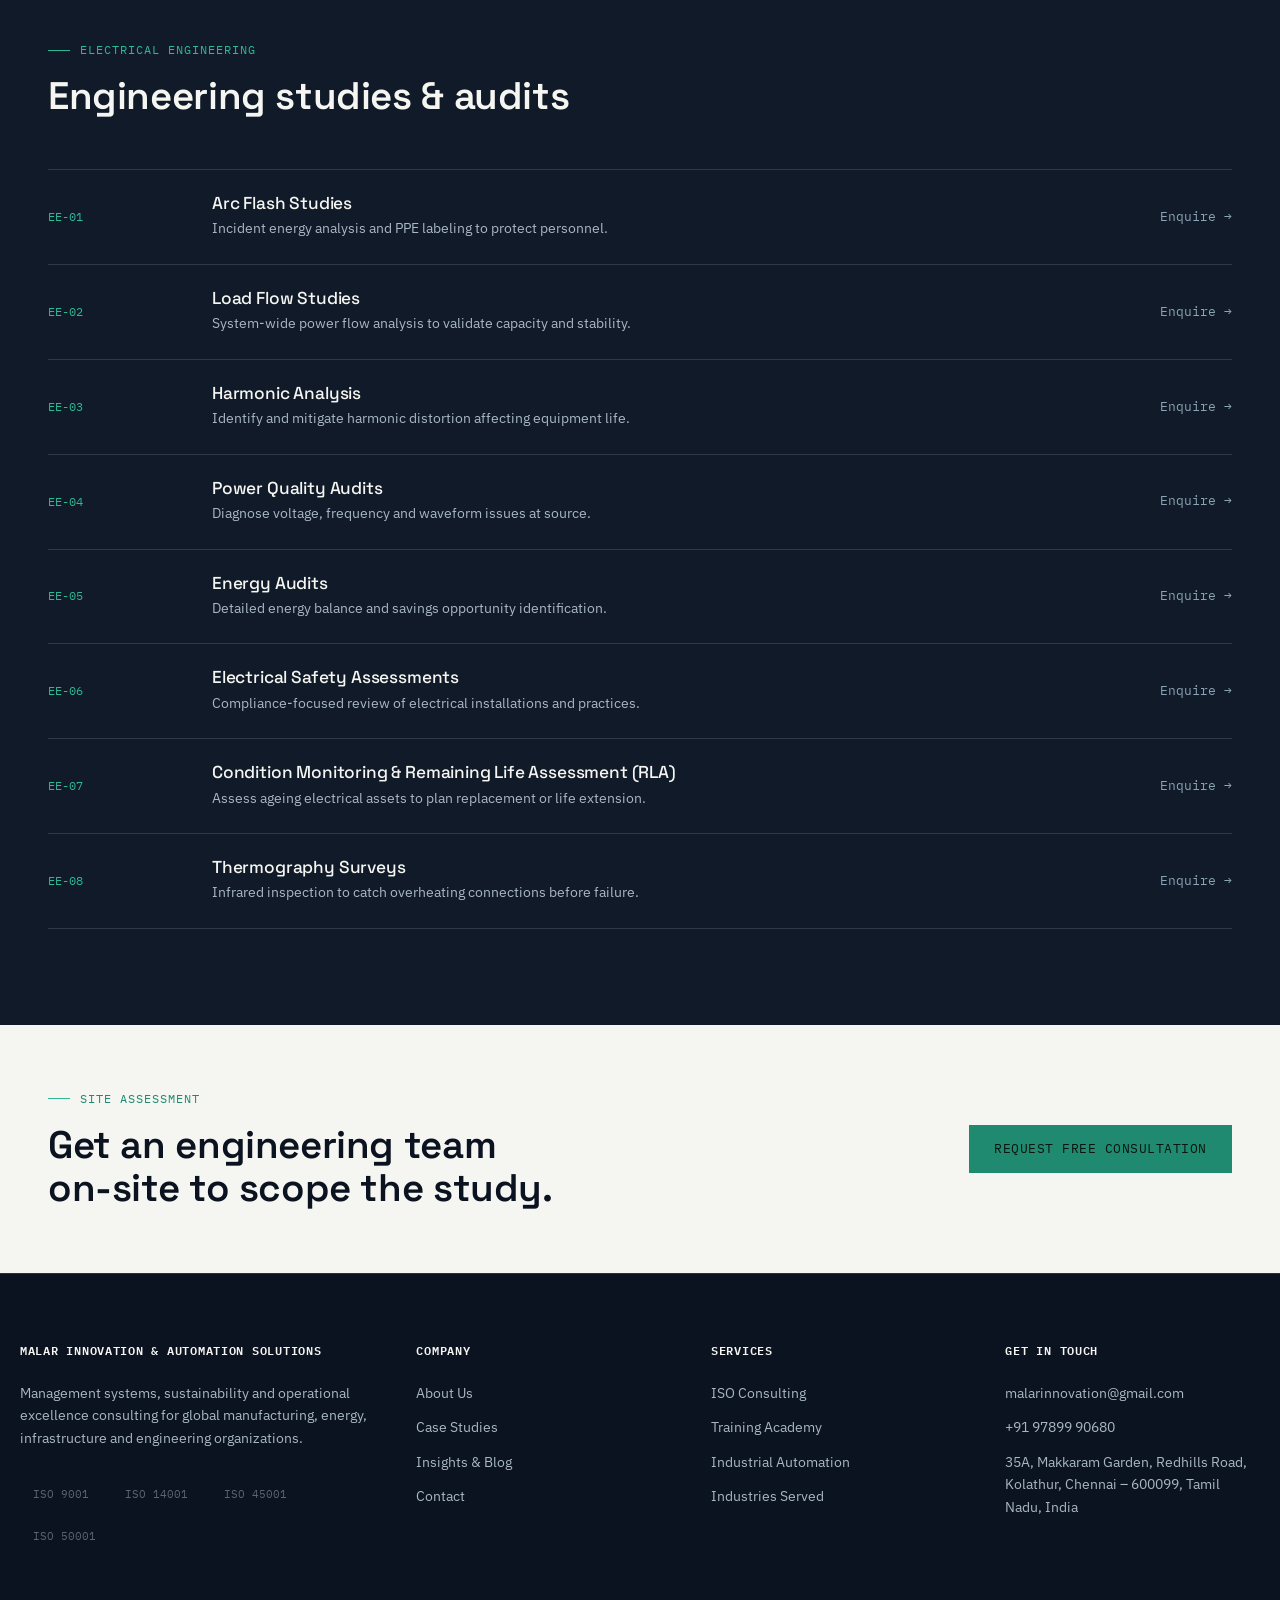
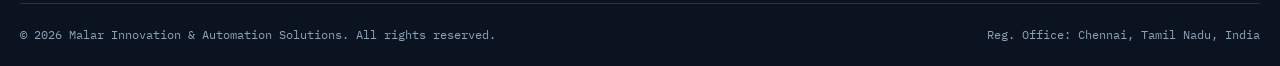
<file: automation-engineering.html>
<!DOCTYPE html>
<html lang="en">
<head>
<meta charset="UTF-8">
<meta name="viewport" content="width=device-width, initial-scale=1.0">
<title>Industrial Automation &amp; Electrical Engineering Studies | Malar Innovation</title>
<meta name="description" content="Industrial automation solutions (PLC, SCADA, HMI, IIoT) and electrical engineering studies including arc flash, load flow, harmonic analysis and energy audits.">
<link rel="canonical" href="https://www.malarinnovation.com/automation-engineering.html">
<link rel="stylesheet" href="assets/styles.css">
<link rel="preconnect" href="https://fonts.googleapis.com">
<link href="https://fonts.googleapis.com/css2?family=Space+Grotesk:wght@400;500;600&family=IBM+Plex+Sans:wght@400;500;600&family=IBM+Plex+Mono:wght@400;500&display=swap" rel="stylesheet">
</head>
<body>

<header class="site-header">
  <div class="container header-row">
    <a href="index.html" class="brand"><div class="brand-mark">M·I</div><div class="brand-name">Malar Innovation &amp; Automation<span>Consulting · Training · Engineering</span></div></a>
    <nav class="main-nav">
      <a href="index.html">Home</a><a href="about.html">About</a><a href="services.html">Consulting</a>
      <a href="training.html">Training</a><a href="automation-engineering.html" class="active">Engineering</a>
      <a href="case-studies.html">Case Studies</a><a href="blog.html">Insights</a><a href="contact.html">Contact</a>
    </nav>
    <div class="header-cta"><a href="contact.html" class="btn btn-primary">Book Free Consultation</a><button class="menu-toggle" aria-label="Menu">☰</button></div>
  </div>
  <div class="mobile-nav">
    <a href="index.html">Home</a><a href="about.html">About</a><a href="services.html">Consulting</a>
    <a href="training.html">Training Academy</a><a href="automation-engineering.html">Automation &amp; Engineering</a>
    <a href="industries.html">Industries</a><a href="case-studies.html">Case Studies</a><a href="blog.html">Insights</a><a href="contact.html">Contact</a>
  </div>
</header>

<section class="page-hero">
  <div class="container">
    <div class="breadcrumb"><a href="index.html">Home</a> / Automation &amp; Engineering</div>
    <div class="eyebrow">Automation &amp; engineering studies</div>
    <h1>From control-room automation to substation-level electrical studies.</h1>
    <p class="lede">We design and commission industrial automation systems, and run the electrical engineering studies that keep plants safe, efficient and audit-ready.</p>
  </div>
</section>

<section class="on-light">
  <div class="container">
    <div class="section-head"><div><div class="eyebrow">Industrial automation</div><h2>Automation &amp; digital transformation</h2></div></div>
    <div class="grid grid-3">
      <div class="card"><span class="code">AUT-01</span><h3>PLC Programming</h3><p>Control logic design, commissioning and documentation.</p></div>
      <div class="card"><span class="code">AUT-02</span><h3>SCADA Systems</h3><p>Supervisory control and data acquisition architecture and integration.</p></div>
      <div class="card"><span class="code">AUT-03</span><h3>HMI Development</h3><p>Operator interfaces designed for clarity under alarm conditions.</p></div>
      <div class="card"><span class="code">AUT-04</span><h3>Process Automation</h3><p>End-to-end automation of manual, repetitive process steps.</p></div>
      <div class="card"><span class="code">AUT-05</span><h3>Industrial Networking</h3><p>Reliable, segmented networks for control and data systems.</p></div>
      <div class="card"><span class="code">AUT-06</span><h3>IIoT Integration</h3><p>Connect field devices to data platforms for real-time visibility.</p></div>
      <div class="card"><span class="code">AUT-07</span><h3>Smart Factory Solutions</h3><p>Integrated automation, data and analytics for the connected plant.</p></div>
      <div class="card"><span class="code">AUT-08</span><h3>Digital Monitoring Systems</h3><p>Dashboards and alerting for production and utility performance.</p></div>
      <div class="card"><span class="code">AUT-09</span><h3>Predictive Maintenance Systems</h3><p>Condition-based maintenance driven by sensor and vibration data.</p></div>
    </div>
  </div>
</section>

<section class="section-panel">
  <div class="container">
    <div class="section-head"><div><div class="eyebrow">Electrical engineering</div><h2>Engineering studies &amp; audits</h2></div></div>
    <div class="ledger">
      <div class="ledger-row"><span class="code">EE-01</span><div><h4>Arc Flash Studies</h4><p>Incident energy analysis and PPE labeling to protect personnel.</p></div><a href="contact.html" class="arrow">Enquire →</a></div>
      <div class="ledger-row"><span class="code">EE-02</span><div><h4>Load Flow Studies</h4><p>System-wide power flow analysis to validate capacity and stability.</p></div><a href="contact.html" class="arrow">Enquire →</a></div>
      <div class="ledger-row"><span class="code">EE-03</span><div><h4>Harmonic Analysis</h4><p>Identify and mitigate harmonic distortion affecting equipment life.</p></div><a href="contact.html" class="arrow">Enquire →</a></div>
      <div class="ledger-row"><span class="code">EE-04</span><div><h4>Power Quality Audits</h4><p>Diagnose voltage, frequency and waveform issues at source.</p></div><a href="contact.html" class="arrow">Enquire →</a></div>
      <div class="ledger-row"><span class="code">EE-05</span><div><h4>Energy Audits</h4><p>Detailed energy balance and savings opportunity identification.</p></div><a href="contact.html" class="arrow">Enquire →</a></div>
      <div class="ledger-row"><span class="code">EE-06</span><div><h4>Electrical Safety Assessments</h4><p>Compliance-focused review of electrical installations and practices.</p></div><a href="contact.html" class="arrow">Enquire →</a></div>
      <div class="ledger-row"><span class="code">EE-07</span><div><h4>Condition Monitoring &amp; Remaining Life Assessment (RLA)</h4><p>Assess ageing electrical assets to plan replacement or life extension.</p></div><a href="contact.html" class="arrow">Enquire →</a></div>
      <div class="ledger-row"><span class="code">EE-08</span><div><h4>Thermography Surveys</h4><p>Infrared inspection to catch overheating connections before failure.</p></div><a href="contact.html" class="arrow">Enquire →</a></div>
    </div>
  </div>
</section>

<section class="on-light tight">
  <div class="container" style="display:flex; justify-content:space-between; align-items:center; flex-wrap:wrap; gap:24px;">
    <div><div class="eyebrow">Site assessment</div><h2 style="max-width:520px;">Get an engineering team on-site to scope the study.</h2></div>
    <a href="contact.html" class="btn btn-primary">Request Free Consultation</a>
  </div>
</section>

<footer class="site-footer">
  <div class="container footer-top">
    <div class="footer-col"><h4>Malar Innovation &amp; Automation Solutions</h4><p>Management systems, sustainability and operational excellence consulting for global manufacturing, energy, infrastructure and engineering organizations.</p>
      <div class="badge-row"><span class="badge">ISO 9001</span><span class="badge">ISO 14001</span><span class="badge">ISO 45001</span><span class="badge">ISO 50001</span></div></div>
    <div class="footer-col"><h4>Company</h4><a href="about.html">About Us</a><a href="case-studies.html">Case Studies</a><a href="blog.html">Insights &amp; Blog</a><a href="contact.html">Contact</a></div>
    <div class="footer-col"><h4>Services</h4><a href="services.html">ISO Consulting</a><a href="training.html">Training Academy</a><a href="automation-engineering.html">Industrial Automation</a><a href="industries.html">Industries Served</a></div>
    <div class="footer-col"><h4>Get in Touch</h4><p>malarinnovation@gmail.com</p><p>+91 97899 90680</p><p>35A, Makkaram Garden, Redhills Road, Kolathur, Chennai – 600099, Tamil Nadu, India</p></div>
  </div>
  <div class="container footer-bottom"><span>© 2026 Malar Innovation &amp; Automation Solutions. All rights reserved.</span><span>Reg. Office: Chennai, Tamil Nadu, India</span></div>
</footer>
<script src="assets/script.js"></script>
</body>
</html>
</file>
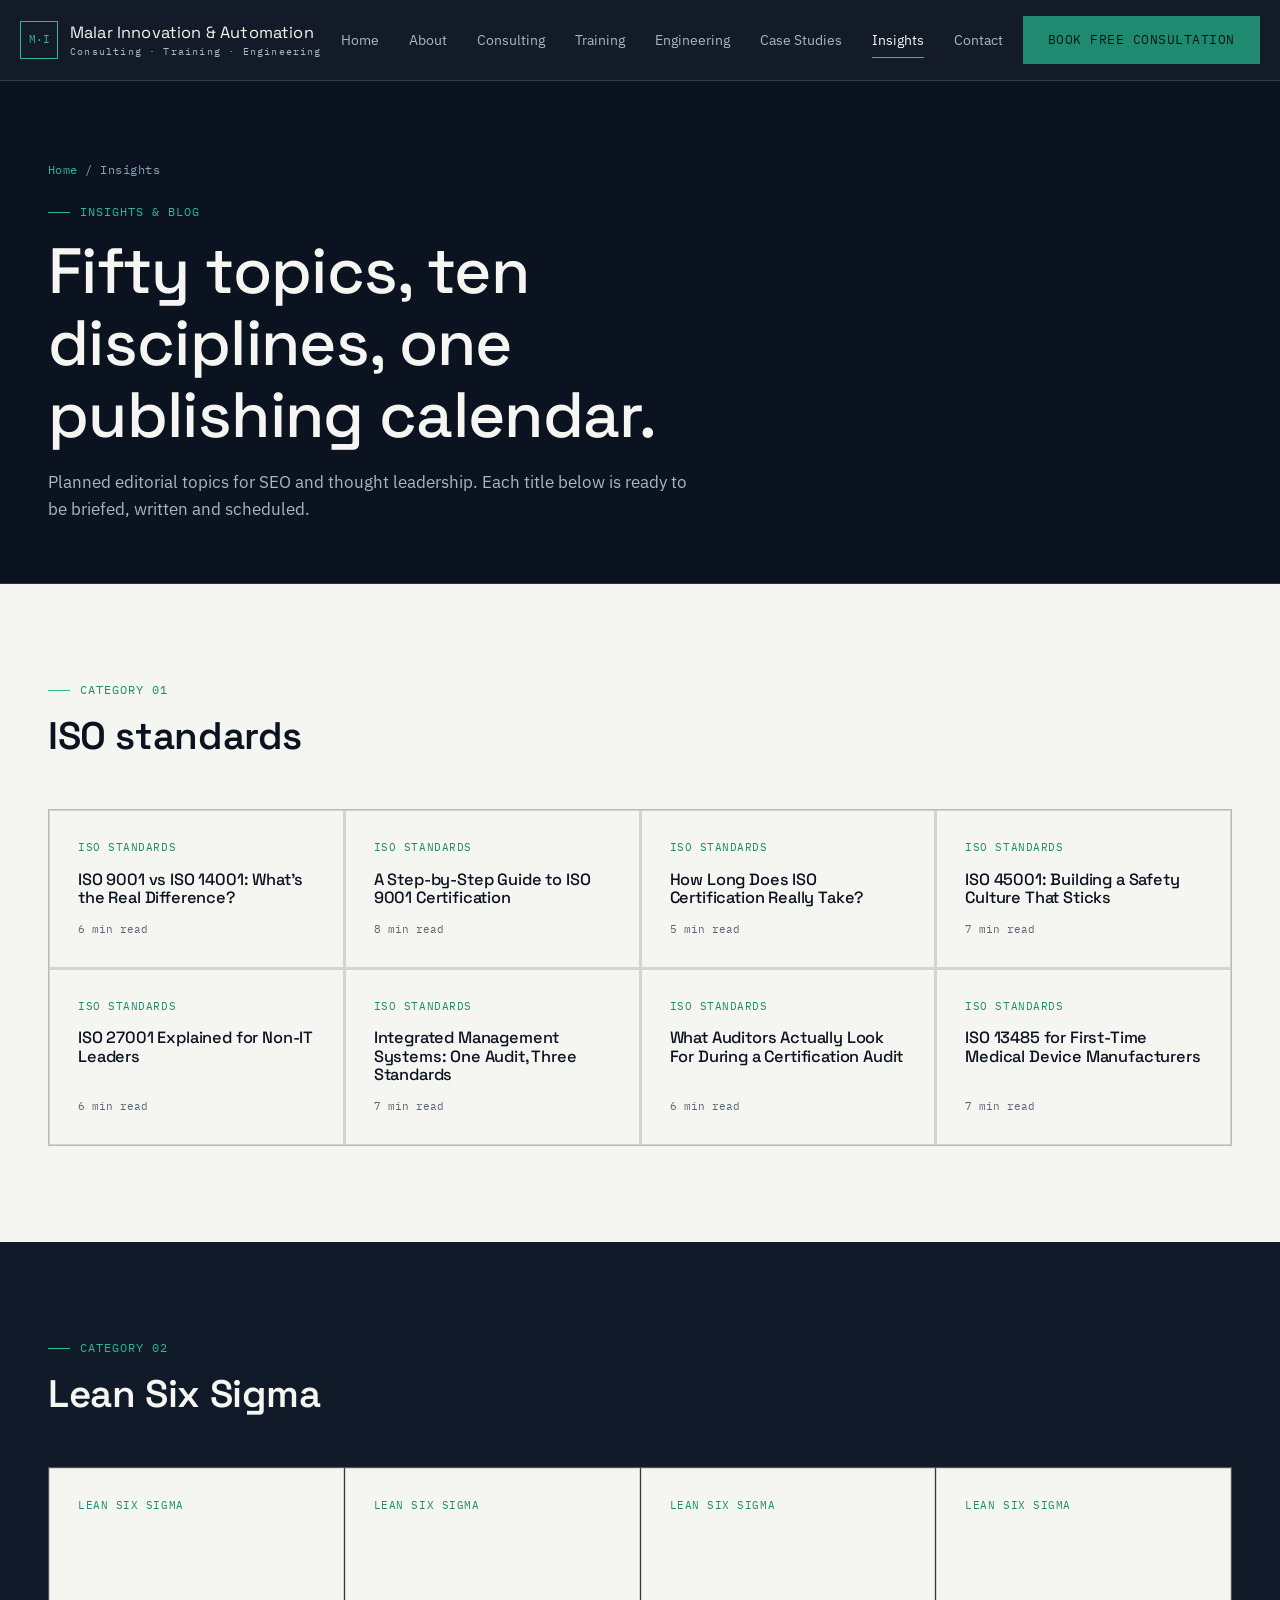
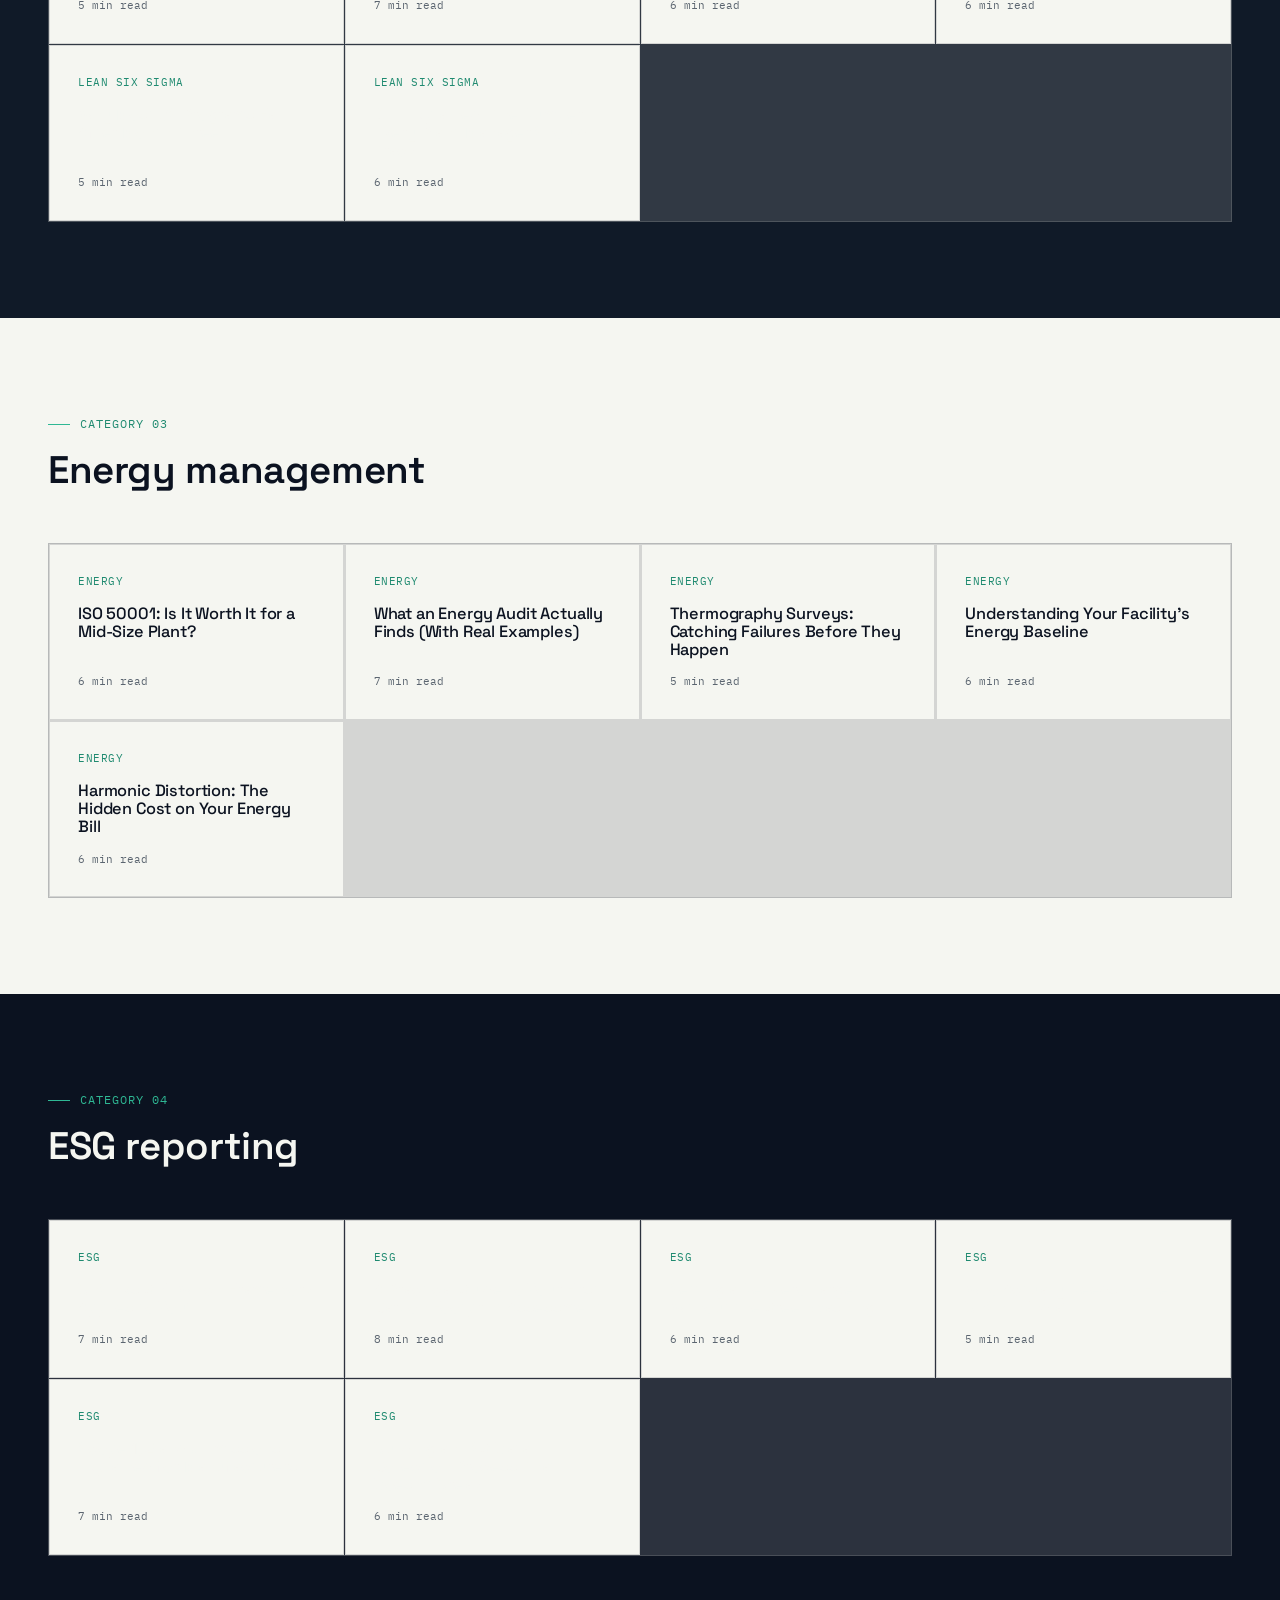
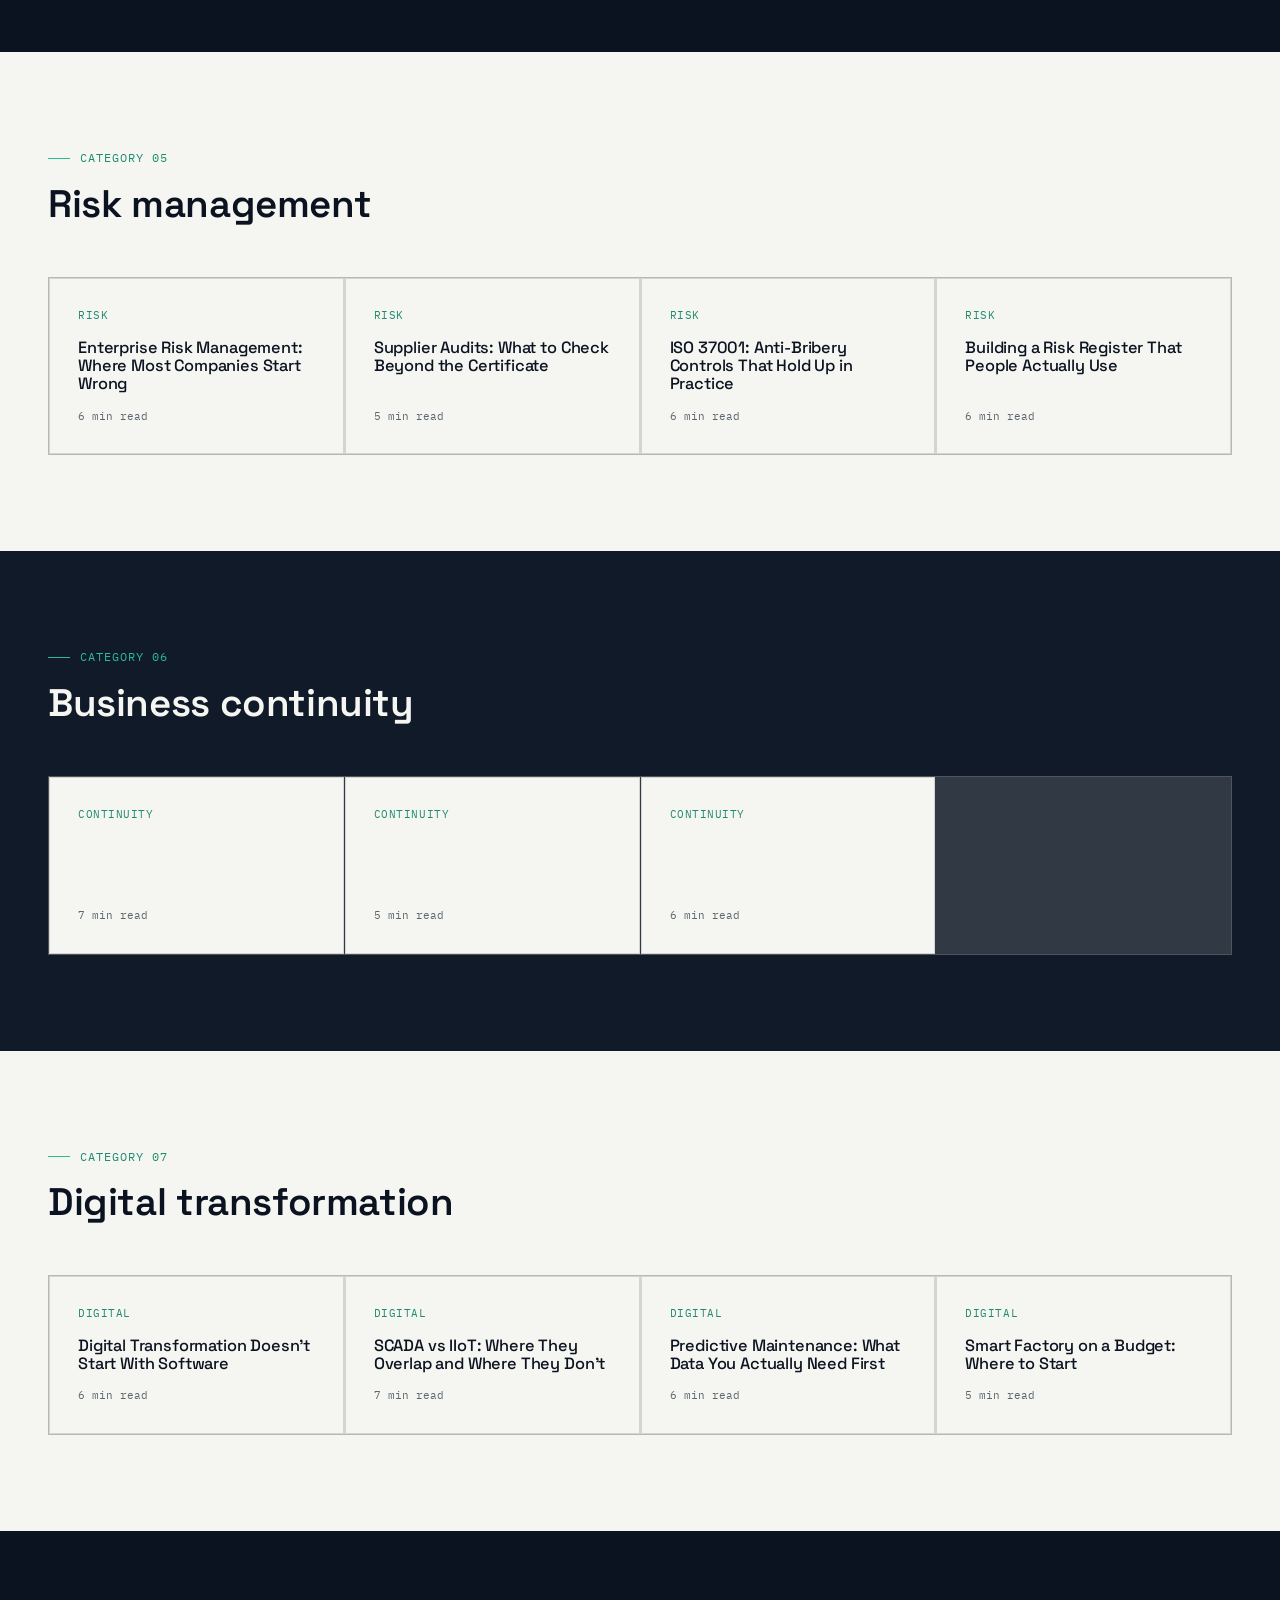
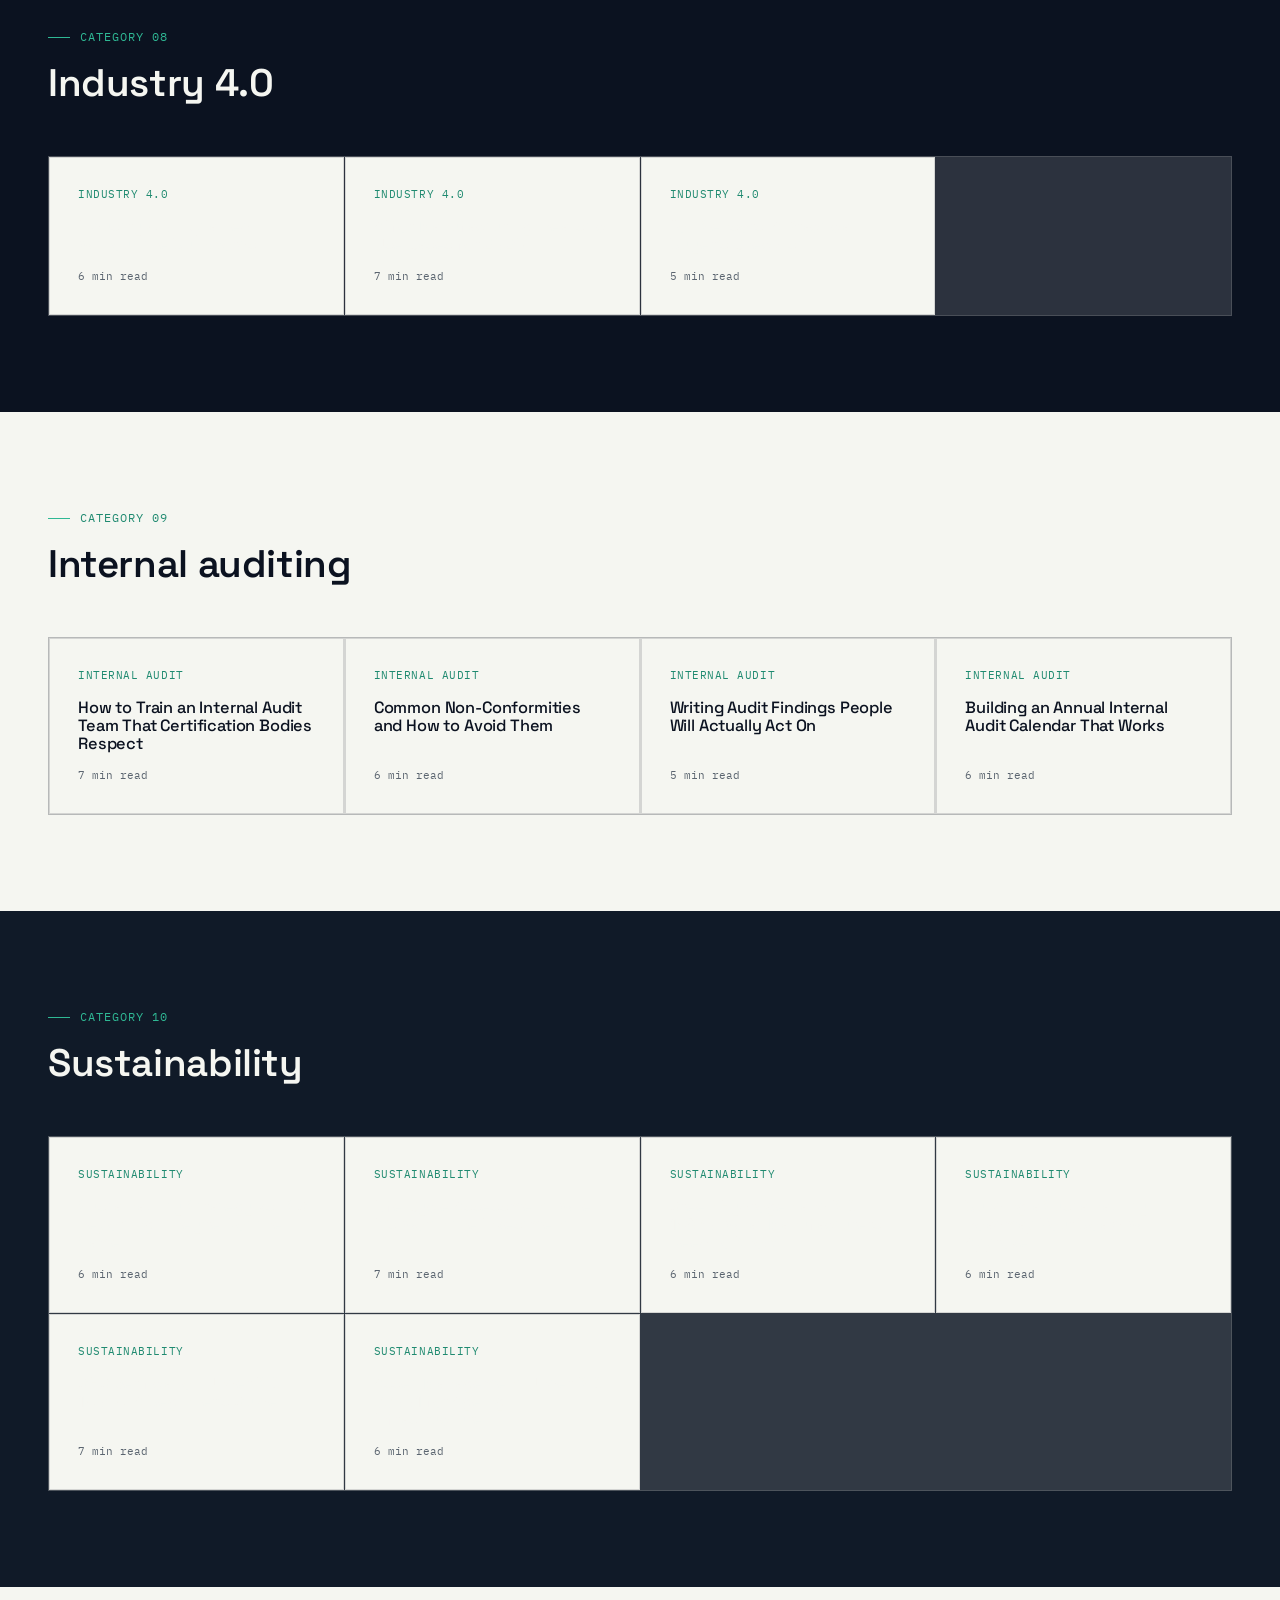
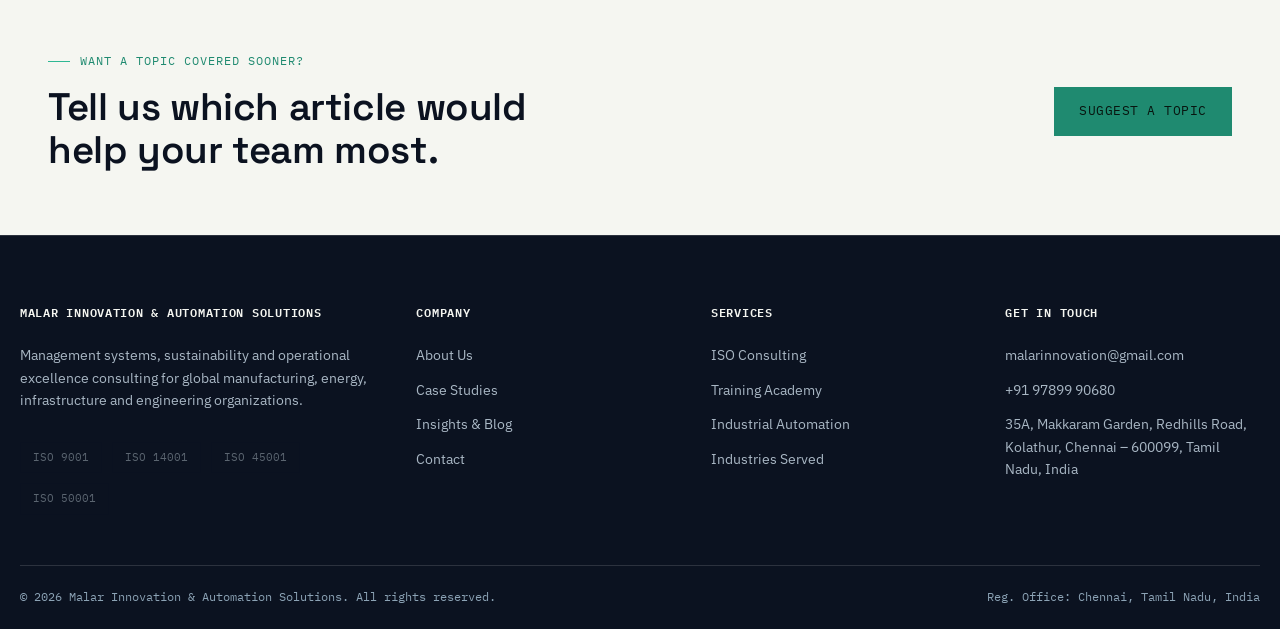
<file: blog.html>
<!DOCTYPE html>
<html lang="en">
<head>
<meta charset="UTF-8">
<meta name="viewport" content="width=device-width, initial-scale=1.0">
<title>Insights &amp; Blog | ISO, Lean Six Sigma, Energy &amp; ESG Articles — Malar Innovation</title>
<meta name="description" content="Articles and guides on ISO standards, Lean Six Sigma, energy management, ESG reporting, risk management, business continuity, digital transformation, Industry 4.0, internal auditing and sustainability.">
<link rel="canonical" href="https://www.malarinnovation.com/blog.html">
<link rel="stylesheet" href="assets/styles.css">
<link rel="preconnect" href="https://fonts.googleapis.com">
<link href="https://fonts.googleapis.com/css2?family=Space+Grotesk:wght@400;500;600&family=IBM+Plex+Sans:wght@400;500;600&family=IBM+Plex+Mono:wght@400;500&display=swap" rel="stylesheet">
</head>
<body>

<header class="site-header">
  <div class="container header-row">
    <a href="index.html" class="brand"><div class="brand-mark">M·I</div><div class="brand-name">Malar Innovation &amp; Automation<span>Consulting · Training · Engineering</span></div></a>
    <nav class="main-nav">
      <a href="index.html">Home</a><a href="about.html">About</a><a href="services.html">Consulting</a>
      <a href="training.html">Training</a><a href="automation-engineering.html">Engineering</a>
      <a href="case-studies.html">Case Studies</a><a href="blog.html" class="active">Insights</a><a href="contact.html">Contact</a>
    </nav>
    <div class="header-cta"><a href="contact.html" class="btn btn-primary">Book Free Consultation</a><button class="menu-toggle" aria-label="Menu">☰</button></div>
  </div>
  <div class="mobile-nav">
    <a href="index.html">Home</a><a href="about.html">About</a><a href="services.html">Consulting</a>
    <a href="training.html">Training Academy</a><a href="automation-engineering.html">Automation &amp; Engineering</a>
    <a href="industries.html">Industries</a><a href="case-studies.html">Case Studies</a><a href="blog.html">Insights</a><a href="contact.html">Contact</a>
  </div>
</header>

<section class="page-hero">
  <div class="container">
    <div class="breadcrumb"><a href="index.html">Home</a> / Insights</div>
    <div class="eyebrow">Insights &amp; blog</div>
    <h1>Fifty topics, ten disciplines, one publishing calendar.</h1>
    <p class="lede">Planned editorial topics for SEO and thought leadership. Each title below is ready to be briefed, written and scheduled.</p>
  </div>
</section>

<section class="on-light">
  <div class="container">
    <div class="section-head"><div><div class="eyebrow">Category 01</div><h2>ISO standards</h2></div></div>
    <div class="grid grid-4">
      <div class="blog-card"><span class="tag">ISO Standards</span><h3>ISO 9001 vs ISO 14001: What's the Real Difference?</h3><span class="meta">6 min read</span></div>
      <div class="blog-card"><span class="tag">ISO Standards</span><h3>A Step-by-Step Guide to ISO 9001 Certification</h3><span class="meta">8 min read</span></div>
      <div class="blog-card"><span class="tag">ISO Standards</span><h3>How Long Does ISO Certification Really Take?</h3><span class="meta">5 min read</span></div>
      <div class="blog-card"><span class="tag">ISO Standards</span><h3>ISO 45001: Building a Safety Culture That Sticks</h3><span class="meta">7 min read</span></div>
      <div class="blog-card"><span class="tag">ISO Standards</span><h3>ISO 27001 Explained for Non-IT Leaders</h3><span class="meta">6 min read</span></div>
      <div class="blog-card"><span class="tag">ISO Standards</span><h3>Integrated Management Systems: One Audit, Three Standards</h3><span class="meta">7 min read</span></div>
      <div class="blog-card"><span class="tag">ISO Standards</span><h3>What Auditors Actually Look For During a Certification Audit</h3><span class="meta">6 min read</span></div>
      <div class="blog-card"><span class="tag">ISO Standards</span><h3>ISO 13485 for First-Time Medical Device Manufacturers</h3><span class="meta">7 min read</span></div>
    </div>
  </div>
</section>

<section class="section-panel">
  <div class="container">
    <div class="section-head"><div><div class="eyebrow">Category 02</div><h2>Lean Six Sigma</h2></div></div>
    <div class="grid grid-4">
      <div class="blog-card"><span class="tag">Lean Six Sigma</span><h3>White Belt to Black Belt: Choosing the Right Level to Start</h3><span class="meta">5 min read</span></div>
      <div class="blog-card"><span class="tag">Lean Six Sigma</span><h3>DMAIC in Plain English: A Practical Walkthrough</h3><span class="meta">7 min read</span></div>
      <div class="blog-card"><span class="tag">Lean Six Sigma</span><h3>5 Kaizen Events That Actually Changed the Shop Floor</h3><span class="meta">6 min read</span></div>
      <div class="blog-card"><span class="tag">Lean Six Sigma</span><h3>SMED: Cutting Changeover Time Without New Equipment</h3><span class="meta">6 min read</span></div>
      <div class="blog-card"><span class="tag">Lean Six Sigma</span><h3>Why Most 5S Programs Fail After Month Three</h3><span class="meta">5 min read</span></div>
      <div class="blog-card"><span class="tag">Lean Six Sigma</span><h3>OEE Explained: The Number Every Plant Manager Should Track</h3><span class="meta">6 min read</span></div>
    </div>
  </div>
</section>

<section class="on-light">
  <div class="container">
    <div class="section-head"><div><div class="eyebrow">Category 03</div><h2>Energy management</h2></div></div>
    <div class="grid grid-4">
      <div class="blog-card"><span class="tag">Energy</span><h3>ISO 50001: Is It Worth It for a Mid-Size Plant?</h3><span class="meta">6 min read</span></div>
      <div class="blog-card"><span class="tag">Energy</span><h3>What an Energy Audit Actually Finds (With Real Examples)</h3><span class="meta">7 min read</span></div>
      <div class="blog-card"><span class="tag">Energy</span><h3>Thermography Surveys: Catching Failures Before They Happen</h3><span class="meta">5 min read</span></div>
      <div class="blog-card"><span class="tag">Energy</span><h3>Understanding Your Facility's Energy Baseline</h3><span class="meta">6 min read</span></div>
      <div class="blog-card"><span class="tag">Energy</span><h3>Harmonic Distortion: The Hidden Cost on Your Energy Bill</h3><span class="meta">6 min read</span></div>
    </div>
  </div>
</section>

<section class="section-dark">
  <div class="container">
    <div class="section-head"><div><div class="eyebrow">Category 04</div><h2>ESG reporting</h2></div></div>
    <div class="grid grid-4">
      <div class="blog-card"><span class="tag">ESG</span><h3>BRSR vs GRI: Which Framework Applies to You?</h3><span class="meta">7 min read</span></div>
      <div class="blog-card"><span class="tag">ESG</span><h3>A Practical Guide to Your First Carbon Footprint Assessment</h3><span class="meta">8 min read</span></div>
      <div class="blog-card"><span class="tag">ESG</span><h3>Setting a Net Zero Target Without the Greenwashing</h3><span class="meta">6 min read</span></div>
      <div class="blog-card"><span class="tag">ESG</span><h3>Who Actually Needs to File BRSR in India?</h3><span class="meta">5 min read</span></div>
      <div class="blog-card"><span class="tag">ESG</span><h3>Scope 1, 2 and 3 Emissions Explained for Manufacturers</h3><span class="meta">7 min read</span></div>
      <div class="blog-card"><span class="tag">ESG</span><h3>Building an ESG Data Collection Process That Doesn't Break</h3><span class="meta">6 min read</span></div>
    </div>
  </div>
</section>

<section class="on-light">
  <div class="container">
    <div class="section-head"><div><div class="eyebrow">Category 05</div><h2>Risk management</h2></div></div>
    <div class="grid grid-4">
      <div class="blog-card"><span class="tag">Risk</span><h3>Enterprise Risk Management: Where Most Companies Start Wrong</h3><span class="meta">6 min read</span></div>
      <div class="blog-card"><span class="tag">Risk</span><h3>Supplier Audits: What to Check Beyond the Certificate</h3><span class="meta">5 min read</span></div>
      <div class="blog-card"><span class="tag">Risk</span><h3>ISO 37001: Anti-Bribery Controls That Hold Up in Practice</h3><span class="meta">6 min read</span></div>
      <div class="blog-card"><span class="tag">Risk</span><h3>Building a Risk Register That People Actually Use</h3><span class="meta">6 min read</span></div>
    </div>
  </div>
</section>

<section class="section-panel">
  <div class="container">
    <div class="section-head"><div><div class="eyebrow">Category 06</div><h2>Business continuity</h2></div></div>
    <div class="grid grid-4">
      <div class="blog-card"><span class="tag">Continuity</span><h3>Business Continuity Planning: Beyond the Disaster Recovery Doc</h3><span class="meta">7 min read</span></div>
      <div class="blog-card"><span class="tag">Continuity</span><h3>How Often Should You Actually Test Your BCP?</h3><span class="meta">5 min read</span></div>
      <div class="blog-card"><span class="tag">Continuity</span><h3>Single-Site vs Multi-Site Continuity Planning</h3><span class="meta">6 min read</span></div>
    </div>
  </div>
</section>

<section class="on-light">
  <div class="container">
    <div class="section-head"><div><div class="eyebrow">Category 07</div><h2>Digital transformation</h2></div></div>
    <div class="grid grid-4">
      <div class="blog-card"><span class="tag">Digital</span><h3>Digital Transformation Doesn't Start With Software</h3><span class="meta">6 min read</span></div>
      <div class="blog-card"><span class="tag">Digital</span><h3>SCADA vs IIoT: Where They Overlap and Where They Don't</h3><span class="meta">7 min read</span></div>
      <div class="blog-card"><span class="tag">Digital</span><h3>Predictive Maintenance: What Data You Actually Need First</h3><span class="meta">6 min read</span></div>
      <div class="blog-card"><span class="tag">Digital</span><h3>Smart Factory on a Budget: Where to Start</h3><span class="meta">5 min read</span></div>
    </div>
  </div>
</section>

<section class="section-dark">
  <div class="container">
    <div class="section-head"><div><div class="eyebrow">Category 08</div><h2>Industry 4.0</h2></div></div>
    <div class="grid grid-4">
      <div class="blog-card"><span class="tag">Industry 4.0</span><h3>Industry 4.0 Explained Without the Buzzwords</h3><span class="meta">6 min read</span></div>
      <div class="blog-card"><span class="tag">Industry 4.0</span><h3>AI for Manufacturing: Realistic Use Cases for 2026</h3><span class="meta">7 min read</span></div>
      <div class="blog-card"><span class="tag">Industry 4.0</span><h3>IIoT Sensors: A Practical Buyer's Checklist</h3><span class="meta">5 min read</span></div>
    </div>
  </div>
</section>

<section class="on-light">
  <div class="container">
    <div class="section-head"><div><div class="eyebrow">Category 09</div><h2>Internal auditing</h2></div></div>
    <div class="grid grid-4">
      <div class="blog-card"><span class="tag">Internal Audit</span><h3>How to Train an Internal Audit Team That Certification Bodies Respect</h3><span class="meta">7 min read</span></div>
      <div class="blog-card"><span class="tag">Internal Audit</span><h3>Common Non-Conformities and How to Avoid Them</h3><span class="meta">6 min read</span></div>
      <div class="blog-card"><span class="tag">Internal Audit</span><h3>Writing Audit Findings People Will Actually Act On</h3><span class="meta">5 min read</span></div>
      <div class="blog-card"><span class="tag">Internal Audit</span><h3>Building an Annual Internal Audit Calendar That Works</h3><span class="meta">6 min read</span></div>
    </div>
  </div>
</section>

<section class="section-panel">
  <div class="container">
    <div class="section-head"><div><div class="eyebrow">Category 10</div><h2>Sustainability</h2></div></div>
    <div class="grid grid-4">
      <div class="blog-card"><span class="tag">Sustainability</span><h3>Sustainability Strategy vs ESG Reporting: They're Not the Same</h3><span class="meta">6 min read</span></div>
      <div class="blog-card"><span class="tag">Sustainability</span><h3>Life Cycle Assessment: When It's Worth the Investment</h3><span class="meta">7 min read</span></div>
      <div class="blog-card"><span class="tag">Sustainability</span><h3>Green Hydrogen and ISO 19870: What Manufacturers Need to Know</h3><span class="meta">6 min read</span></div>
      <div class="blog-card"><span class="tag">Sustainability</span><h3>Building a Sustainability Roadmap Your Board Will Approve</h3><span class="meta">6 min read</span></div>
      <div class="blog-card"><span class="tag">Sustainability</span><h3>GHG Verification Under ISO 14064: A Beginner's Guide</h3><span class="meta">7 min read</span></div>
      <div class="blog-card"><span class="tag">Sustainability</span><h3>Asset Management Under ISO 55001 for Ageing Infrastructure</h3><span class="meta">6 min read</span></div>
    </div>
  </div>
</section>

<section class="on-light tight">
  <div class="container" style="display:flex; justify-content:space-between; align-items:center; flex-wrap:wrap; gap:24px;">
    <div><div class="eyebrow">Want a topic covered sooner?</div><h2 style="max-width:520px;">Tell us which article would help your team most.</h2></div>
    <a href="contact.html" class="btn btn-primary">Suggest a Topic</a>
  </div>
</section>

<footer class="site-footer">
  <div class="container footer-top">
    <div class="footer-col"><h4>Malar Innovation &amp; Automation Solutions</h4><p>Management systems, sustainability and operational excellence consulting for global manufacturing, energy, infrastructure and engineering organizations.</p>
      <div class="badge-row"><span class="badge">ISO 9001</span><span class="badge">ISO 14001</span><span class="badge">ISO 45001</span><span class="badge">ISO 50001</span></div></div>
    <div class="footer-col"><h4>Company</h4><a href="about.html">About Us</a><a href="case-studies.html">Case Studies</a><a href="blog.html">Insights &amp; Blog</a><a href="contact.html">Contact</a></div>
    <div class="footer-col"><h4>Services</h4><a href="services.html">ISO Consulting</a><a href="training.html">Training Academy</a><a href="automation-engineering.html">Industrial Automation</a><a href="industries.html">Industries Served</a></div>
    <div class="footer-col"><h4>Get in Touch</h4><p>malarinnovation@gmail.com</p><p>+91 97899 90680</p><p>35A, Makkaram Garden, Redhills Road, Kolathur, Chennai – 600099, Tamil Nadu, India</p></div>
  </div>
  <div class="container footer-bottom"><span>© 2026 Malar Innovation &amp; Automation Solutions. All rights reserved.</span><span>Reg. Office: Chennai, Tamil Nadu, India</span></div>
</footer>
<script src="assets/script.js"></script>
</body>
</html>
</file>
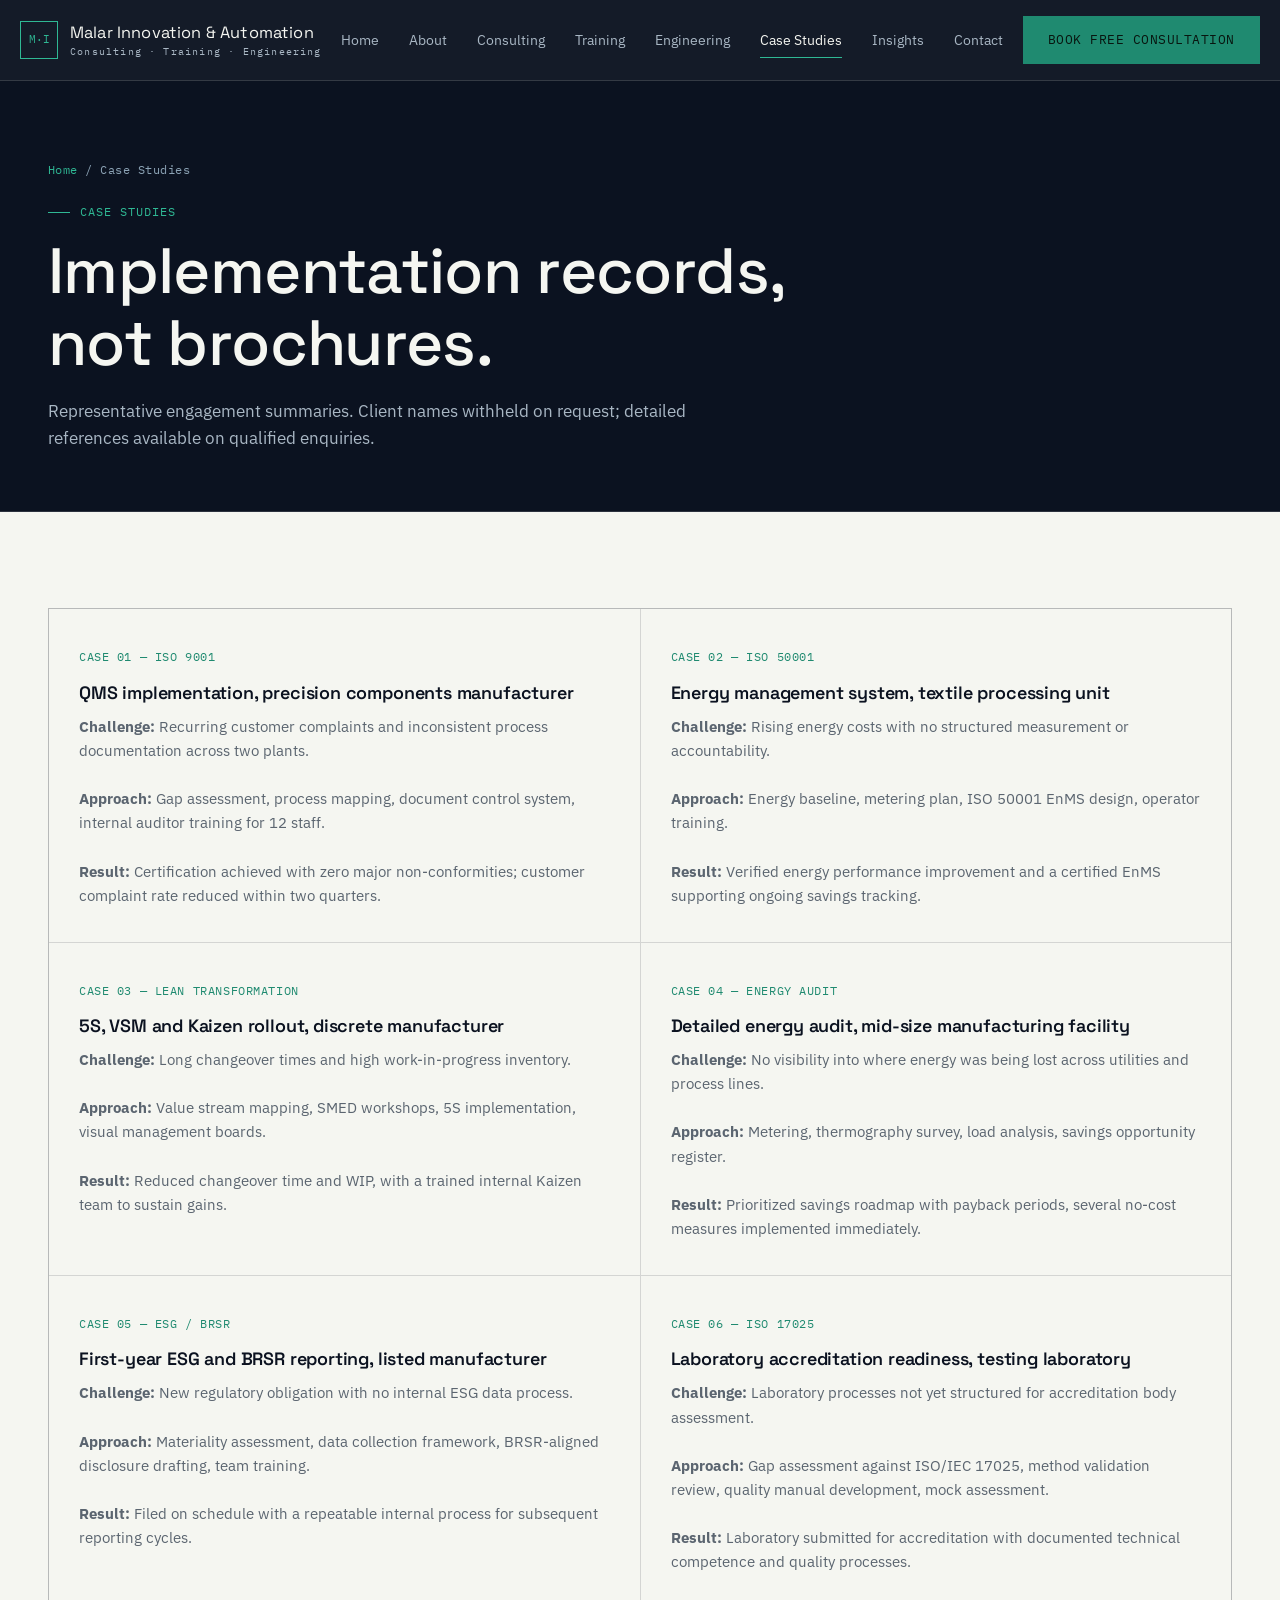
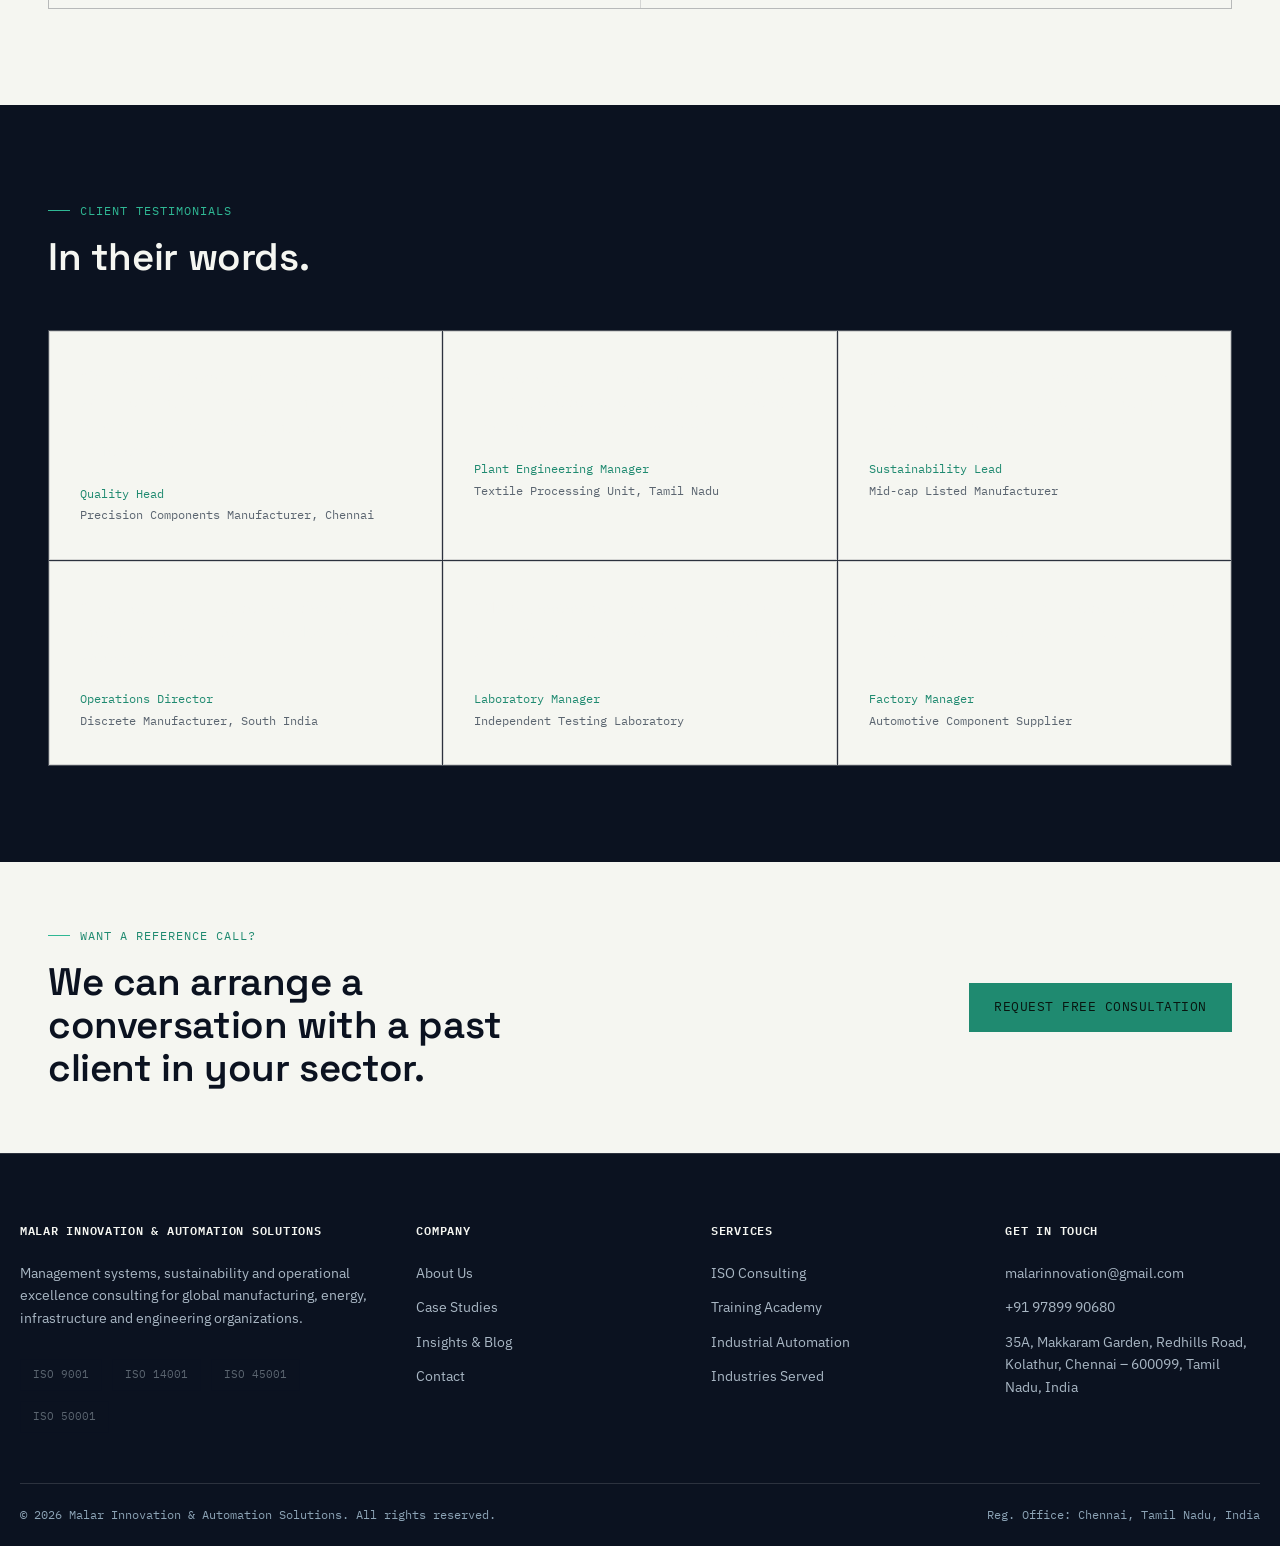
<file: case-studies.html>
<!DOCTYPE html>
<html lang="en">
<head>
<meta charset="UTF-8">
<meta name="viewport" content="width=device-width, initial-scale=1.0">
<title>Case Studies &amp; Testimonials | Malar Innovation &amp; Automation Solutions</title>
<meta name="description" content="Case studies covering ISO 9001 implementation, ISO 50001 energy management, Lean transformation, energy reduction, ESG reporting and laboratory accreditation readiness.">
<link rel="canonical" href="https://www.malarinnovation.com/case-studies.html">
<link rel="stylesheet" href="assets/styles.css">
<link rel="preconnect" href="https://fonts.googleapis.com">
<link href="https://fonts.googleapis.com/css2?family=Space+Grotesk:wght@400;500;600&family=IBM+Plex+Sans:wght@400;500;600&family=IBM+Plex+Mono:wght@400;500&display=swap" rel="stylesheet">
</head>
<body>

<header class="site-header">
  <div class="container header-row">
    <a href="index.html" class="brand"><div class="brand-mark">M·I</div><div class="brand-name">Malar Innovation &amp; Automation<span>Consulting · Training · Engineering</span></div></a>
    <nav class="main-nav">
      <a href="index.html">Home</a><a href="about.html">About</a><a href="services.html">Consulting</a>
      <a href="training.html">Training</a><a href="automation-engineering.html">Engineering</a>
      <a href="case-studies.html" class="active">Case Studies</a><a href="blog.html">Insights</a><a href="contact.html">Contact</a>
    </nav>
    <div class="header-cta"><a href="contact.html" class="btn btn-primary">Book Free Consultation</a><button class="menu-toggle" aria-label="Menu">☰</button></div>
  </div>
  <div class="mobile-nav">
    <a href="index.html">Home</a><a href="about.html">About</a><a href="services.html">Consulting</a>
    <a href="training.html">Training Academy</a><a href="automation-engineering.html">Automation &amp; Engineering</a>
    <a href="industries.html">Industries</a><a href="case-studies.html">Case Studies</a><a href="blog.html">Insights</a><a href="contact.html">Contact</a>
  </div>
</header>

<section class="page-hero">
  <div class="container">
    <div class="breadcrumb"><a href="index.html">Home</a> / Case Studies</div>
    <div class="eyebrow">Case studies</div>
    <h1>Implementation records, not brochures.</h1>
    <p class="lede">Representative engagement summaries. Client names withheld on request; detailed references available on qualified enquiries.</p>
  </div>
</section>

<section class="on-light">
  <div class="container">
    <div class="grid grid-2">
      <div class="card">
        <span class="code">CASE 01 — ISO 9001</span>
        <h3>QMS implementation, precision components manufacturer</h3>
        <p><strong>Challenge:</strong> Recurring customer complaints and inconsistent process documentation across two plants.<br><br><strong>Approach:</strong> Gap assessment, process mapping, document control system, internal auditor training for 12 staff.<br><br><strong>Result:</strong> Certification achieved with zero major non-conformities; customer complaint rate reduced within two quarters.</p>
      </div>
      <div class="card">
        <span class="code">CASE 02 — ISO 50001</span>
        <h3>Energy management system, textile processing unit</h3>
        <p><strong>Challenge:</strong> Rising energy costs with no structured measurement or accountability.<br><br><strong>Approach:</strong> Energy baseline, metering plan, ISO 50001 EnMS design, operator training.<br><br><strong>Result:</strong> Verified energy performance improvement and a certified EnMS supporting ongoing savings tracking.</p>
      </div>
      <div class="card">
        <span class="code">CASE 03 — LEAN TRANSFORMATION</span>
        <h3>5S, VSM and Kaizen rollout, discrete manufacturer</h3>
        <p><strong>Challenge:</strong> Long changeover times and high work-in-progress inventory.<br><br><strong>Approach:</strong> Value stream mapping, SMED workshops, 5S implementation, visual management boards.<br><br><strong>Result:</strong> Reduced changeover time and WIP, with a trained internal Kaizen team to sustain gains.</p>
      </div>
      <div class="card">
        <span class="code">CASE 04 — ENERGY AUDIT</span>
        <h3>Detailed energy audit, mid-size manufacturing facility</h3>
        <p><strong>Challenge:</strong> No visibility into where energy was being lost across utilities and process lines.<br><br><strong>Approach:</strong> Metering, thermography survey, load analysis, savings opportunity register.<br><br><strong>Result:</strong> Prioritized savings roadmap with payback periods, several no-cost measures implemented immediately.</p>
      </div>
      <div class="card">
        <span class="code">CASE 05 — ESG / BRSR</span>
        <h3>First-year ESG and BRSR reporting, listed manufacturer</h3>
        <p><strong>Challenge:</strong> New regulatory obligation with no internal ESG data process.<br><br><strong>Approach:</strong> Materiality assessment, data collection framework, BRSR-aligned disclosure drafting, team training.<br><br><strong>Result:</strong> Filed on schedule with a repeatable internal process for subsequent reporting cycles.</p>
      </div>
      <div class="card">
        <span class="code">CASE 06 — ISO 17025</span>
        <h3>Laboratory accreditation readiness, testing laboratory</h3>
        <p><strong>Challenge:</strong> Laboratory processes not yet structured for accreditation body assessment.<br><br><strong>Approach:</strong> Gap assessment against ISO/IEC 17025, method validation review, quality manual development, mock assessment.<br><br><strong>Result:</strong> Laboratory submitted for accreditation with documented technical competence and quality processes.</p>
      </div>
    </div>
  </div>
</section>

<section class="section-dark">
  <div class="container">
    <div class="section-head"><div><div class="eyebrow">Client testimonials</div><h2>In their words.</h2></div></div>
    <div class="grid grid-3">
      <div class="quote-card"><p class="quote">"Our ISO 9001 recertification audit closed with zero major non-conformities — the internal auditor training made the difference."</p><div class="attrib">Quality Head<span>Precision Components Manufacturer, Chennai</span></div></div>
      <div class="quote-card"><p class="quote">"The energy audit identified savings we didn't believe were possible until we saw the metering data ourselves."</p><div class="attrib">Plant Engineering Manager<span>Textile Processing Unit, Tamil Nadu</span></div></div>
      <div class="quote-card"><p class="quote">"They built our BRSR disclosures from the ground up and trained our team to own the process going forward."</p><div class="attrib">Sustainability Lead<span>Mid-cap Listed Manufacturer</span></div></div>
      <div class="quote-card"><p class="quote">"The Lean rollout gave us a visible, measurable change on the floor within weeks, not months."</p><div class="attrib">Operations Director<span>Discrete Manufacturer, South India</span></div></div>
      <div class="quote-card"><p class="quote">"Mock assessment before our ISO 17025 audit caught gaps we would have missed on our own."</p><div class="attrib">Laboratory Manager<span>Independent Testing Laboratory</span></div></div>
      <div class="quote-card"><p class="quote">"Practical, hands-on and never generic — they clearly understood our plant, not just the standard."</p><div class="attrib">Factory Manager<span>Automotive Component Supplier</span></div></div>
    </div>
  </div>
</section>

<section class="on-light tight">
  <div class="container" style="display:flex; justify-content:space-between; align-items:center; flex-wrap:wrap; gap:24px;">
    <div><div class="eyebrow">Want a reference call?</div><h2 style="max-width:520px;">We can arrange a conversation with a past client in your sector.</h2></div>
    <a href="contact.html" class="btn btn-primary">Request Free Consultation</a>
  </div>
</section>

<footer class="site-footer">
  <div class="container footer-top">
    <div class="footer-col"><h4>Malar Innovation &amp; Automation Solutions</h4><p>Management systems, sustainability and operational excellence consulting for global manufacturing, energy, infrastructure and engineering organizations.</p>
      <div class="badge-row"><span class="badge">ISO 9001</span><span class="badge">ISO 14001</span><span class="badge">ISO 45001</span><span class="badge">ISO 50001</span></div></div>
    <div class="footer-col"><h4>Company</h4><a href="about.html">About Us</a><a href="case-studies.html">Case Studies</a><a href="blog.html">Insights &amp; Blog</a><a href="contact.html">Contact</a></div>
    <div class="footer-col"><h4>Services</h4><a href="services.html">ISO Consulting</a><a href="training.html">Training Academy</a><a href="automation-engineering.html">Industrial Automation</a><a href="industries.html">Industries Served</a></div>
    <div class="footer-col"><h4>Get in Touch</h4><p>malarinnovation@gmail.com</p><p>+91 97899 90680</p><p>35A, Makkaram Garden, Redhills Road, Kolathur, Chennai – 600099, Tamil Nadu, India</p></div>
  </div>
  <div class="container footer-bottom"><span>© 2026 Malar Innovation &amp; Automation Solutions. All rights reserved.</span><span>Reg. Office: Chennai, Tamil Nadu, India</span></div>
</footer>
<script src="assets/script.js"></script>
</body>
</html>
</file>
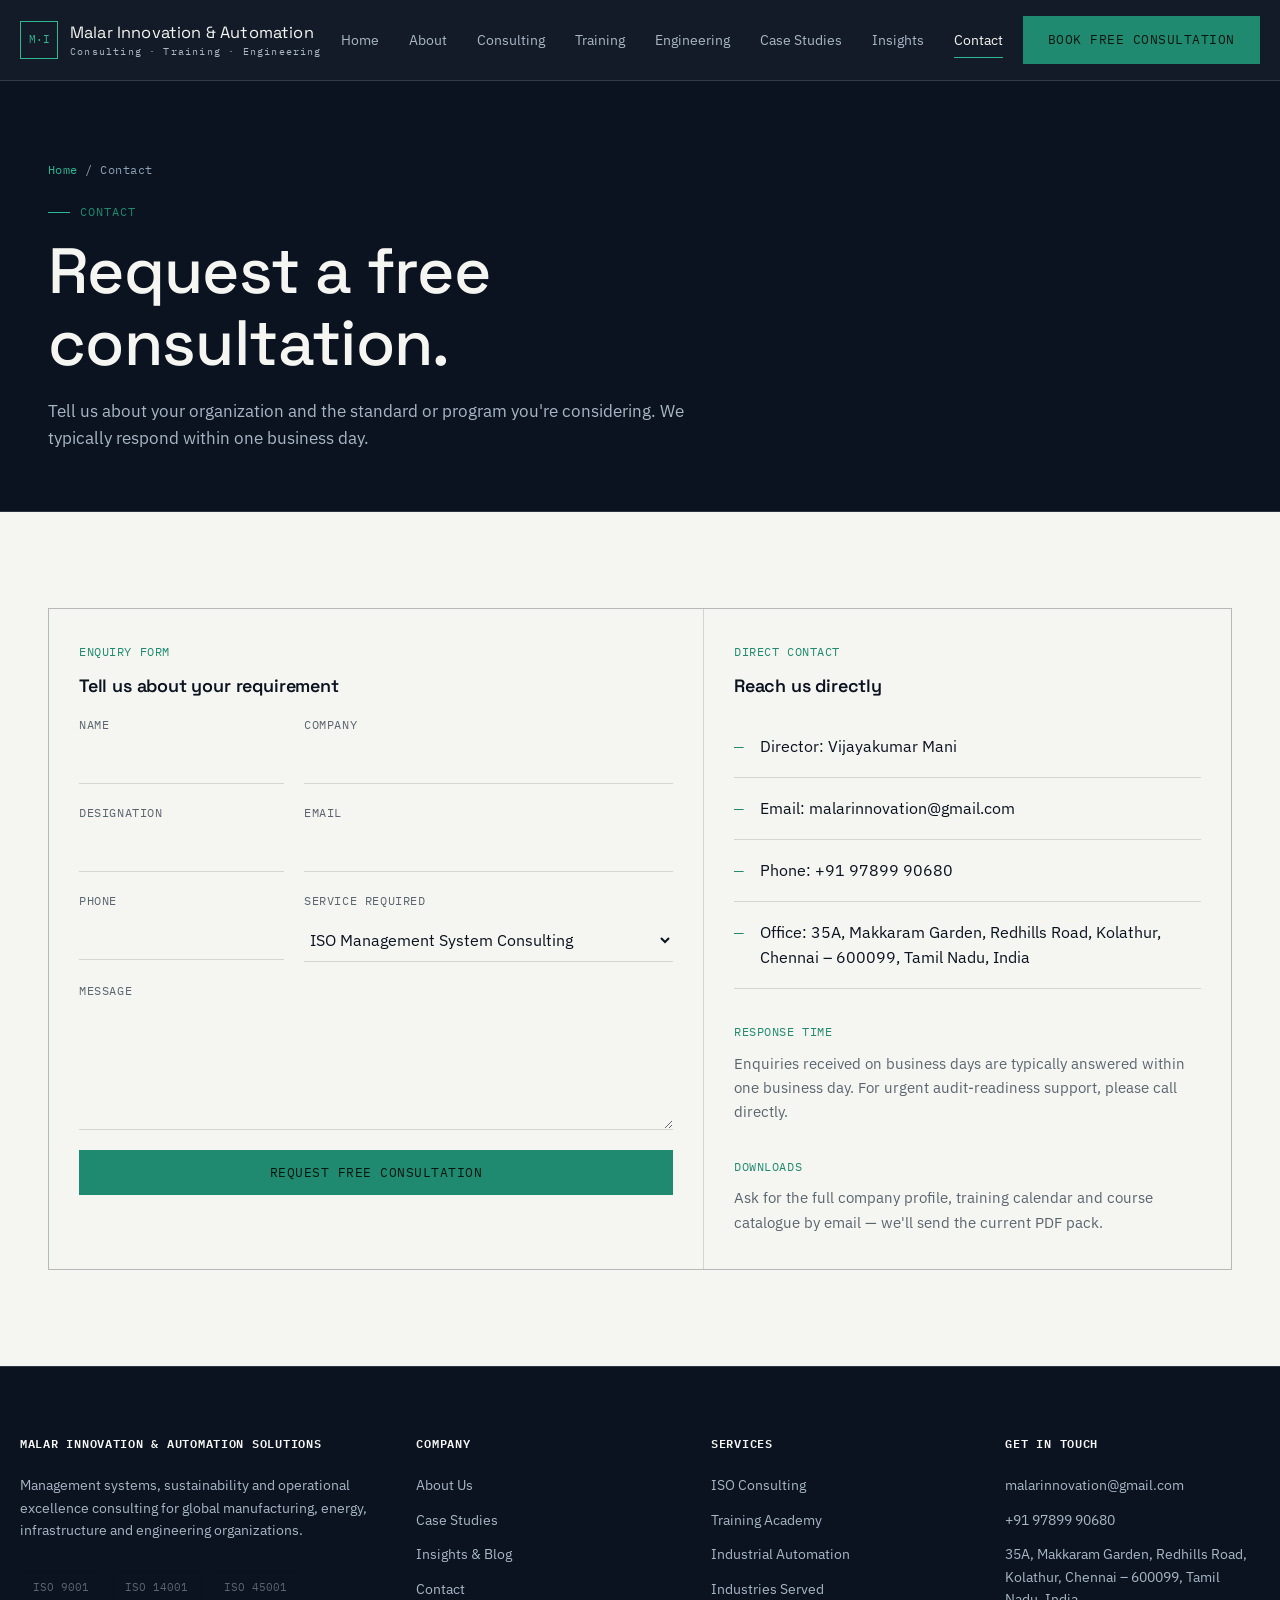
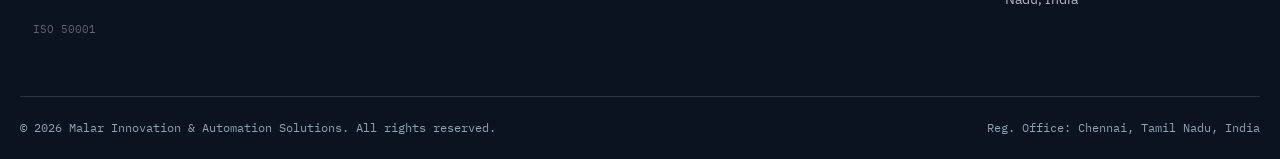
<file: contact.html>
<!DOCTYPE html>
<html lang="en">
<head>
<meta charset="UTF-8">
<meta name="viewport" content="width=device-width, initial-scale=1.0">
<title>Contact Us | Malar Innovation &amp; Automation Solutions — ISO Consultant Chennai</title>
<meta name="description" content="Contact Malar Innovation & Automation Solutions for ISO consulting, training and engineering studies. Chennai, Tamil Nadu, India. Call +91 97899 90680 or request a free consultation.">
<link rel="canonical" href="https://www.malarinnovation.com/contact.html">
<link rel="stylesheet" href="assets/styles.css">
<link rel="preconnect" href="https://fonts.googleapis.com">
<link href="https://fonts.googleapis.com/css2?family=Space+Grotesk:wght@400;500;600&family=IBM+Plex+Sans:wght@400;500;600&family=IBM+Plex+Mono:wght@400;500&display=swap" rel="stylesheet">
</head>
<body class="on-light">

<header class="site-header">
  <div class="container header-row">
    <a href="index.html" class="brand"><div class="brand-mark">M·I</div><div class="brand-name">Malar Innovation &amp; Automation<span>Consulting · Training · Engineering</span></div></a>
    <nav class="main-nav">
      <a href="index.html">Home</a><a href="about.html">About</a><a href="services.html">Consulting</a>
      <a href="training.html">Training</a><a href="automation-engineering.html">Engineering</a>
      <a href="case-studies.html">Case Studies</a><a href="blog.html">Insights</a><a href="contact.html" class="active">Contact</a>
    </nav>
    <div class="header-cta"><a href="contact.html" class="btn btn-primary">Book Free Consultation</a><button class="menu-toggle" aria-label="Menu">☰</button></div>
  </div>
  <div class="mobile-nav">
    <a href="index.html">Home</a><a href="about.html">About</a><a href="services.html">Consulting</a>
    <a href="training.html">Training Academy</a><a href="automation-engineering.html">Automation &amp; Engineering</a>
    <a href="industries.html">Industries</a><a href="case-studies.html">Case Studies</a><a href="blog.html">Insights</a><a href="contact.html">Contact</a>
  </div>
</header>

<section class="page-hero">
  <div class="container">
    <div class="breadcrumb"><a href="index.html">Home</a> / Contact</div>
    <div class="eyebrow">Contact</div>
    <h1>Request a free consultation.</h1>
    <p class="lede">Tell us about your organization and the standard or program you're considering. We typically respond within one business day.</p>
  </div>
</section>

<section class="on-light">
  <div class="container">
    <div class="grid grid-2" style="gap:1px;">
      <div class="card">
        <div class="code">ENQUIRY FORM</div>
        <h3 style="margin-bottom:20px;">Tell us about your requirement</h3>
        <form id="consult-form" class="form-grid">
          <div class="field"><label for="name">Name</label><input id="name" name="name" type="text" required></div>
          <div class="field"><label for="company">Company</label><input id="company" name="company" type="text" required></div>
          <div class="field"><label for="designation">Designation</label><input id="designation" name="designation" type="text"></div>
          <div class="field"><label for="email">Email</label><input id="email" name="email" type="email" required></div>
          <div class="field"><label for="phone">Phone</label><input id="phone" name="phone" type="tel"></div>
          <div class="field">
            <label for="service">Service Required</label>
            <select id="service" name="service">
              <option>ISO Management System Consulting</option>
              <option>Internal Auditor Training</option>
              <option>Certification Readiness Program</option>
              <option>Lean Six Sigma Training</option>
              <option>Energy Management &amp; Sustainability Consulting</option>
              <option>Industrial Automation &amp; Digital Transformation</option>
              <option>Electrical Engineering Studies &amp; Audits</option>
              <option>ESG Reporting &amp; Compliance</option>
              <option>Other</option>
            </select>
          </div>
          <div class="field full"><label for="message">Message</label><textarea id="message" name="message" rows="5"></textarea></div>
          <div class="field full">
            <button type="submit" class="btn btn-primary btn-block">Request Free Consultation</button>
            <p id="form-status" style="display:none; margin-top:14px; font-size:0.88rem; color:var(--teal);"></p>
          </div>
        </form>
      </div>
      <div class="card">
        <div class="code">DIRECT CONTACT</div>
        <h3 style="margin-bottom:20px;">Reach us directly</h3>
        <ul class="tick-list">
          <li>Director: Vijayakumar Mani</li>
          <li>Email: malarinnovation@gmail.com</li>
          <li>Phone: +91 97899 90680</li>
          <li>Office: 35A, Makkaram Garden, Redhills Road, Kolathur, Chennai – 600099, Tamil Nadu, India</li>
        </ul>
        <div class="code" style="margin-top:34px;">RESPONSE TIME</div>
        <p style="margin-top:10px; color:var(--muted-light);">Enquiries received on business days are typically answered within one business day. For urgent audit-readiness support, please call directly.</p>
        <div class="code" style="margin-top:34px;">DOWNLOADS</div>
        <p style="margin-top:10px; color:var(--muted-light);">Ask for the full company profile, training calendar and course catalogue by email — we'll send the current PDF pack.</p>
      </div>
    </div>
  </div>
</section>

<footer class="site-footer">
  <div class="container footer-top">
    <div class="footer-col"><h4>Malar Innovation &amp; Automation Solutions</h4><p>Management systems, sustainability and operational excellence consulting for global manufacturing, energy, infrastructure and engineering organizations.</p>
      <div class="badge-row"><span class="badge">ISO 9001</span><span class="badge">ISO 14001</span><span class="badge">ISO 45001</span><span class="badge">ISO 50001</span></div></div>
    <div class="footer-col"><h4>Company</h4><a href="about.html">About Us</a><a href="case-studies.html">Case Studies</a><a href="blog.html">Insights &amp; Blog</a><a href="contact.html">Contact</a></div>
    <div class="footer-col"><h4>Services</h4><a href="services.html">ISO Consulting</a><a href="training.html">Training Academy</a><a href="automation-engineering.html">Industrial Automation</a><a href="industries.html">Industries Served</a></div>
    <div class="footer-col"><h4>Get in Touch</h4><p>malarinnovation@gmail.com</p><p>+91 97899 90680</p><p>35A, Makkaram Garden, Redhills Road, Kolathur, Chennai – 600099, Tamil Nadu, India</p></div>
  </div>
  <div class="container footer-bottom"><span>© 2026 Malar Innovation &amp; Automation Solutions. All rights reserved.</span><span>Reg. Office: Chennai, Tamil Nadu, India</span></div>
</footer>
<script src="assets/script.js"></script>
</body>
</html>
</file>
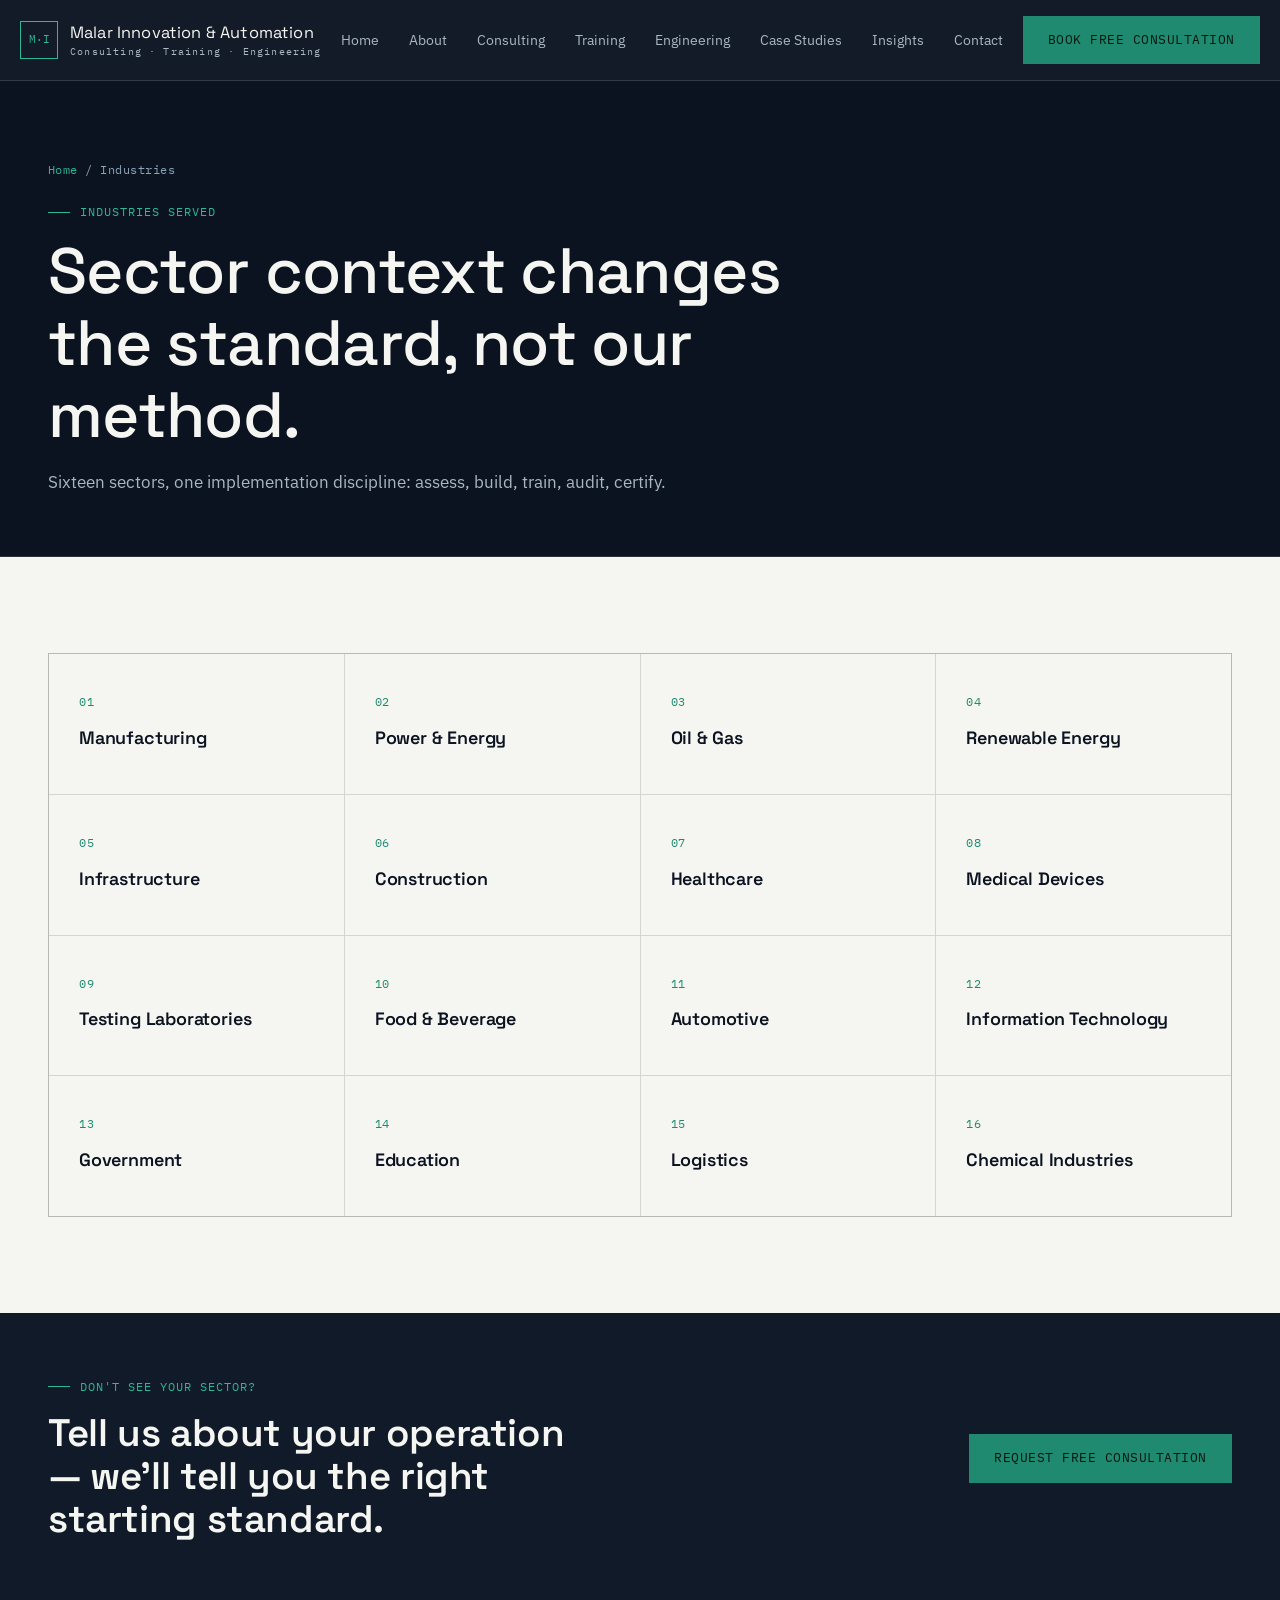
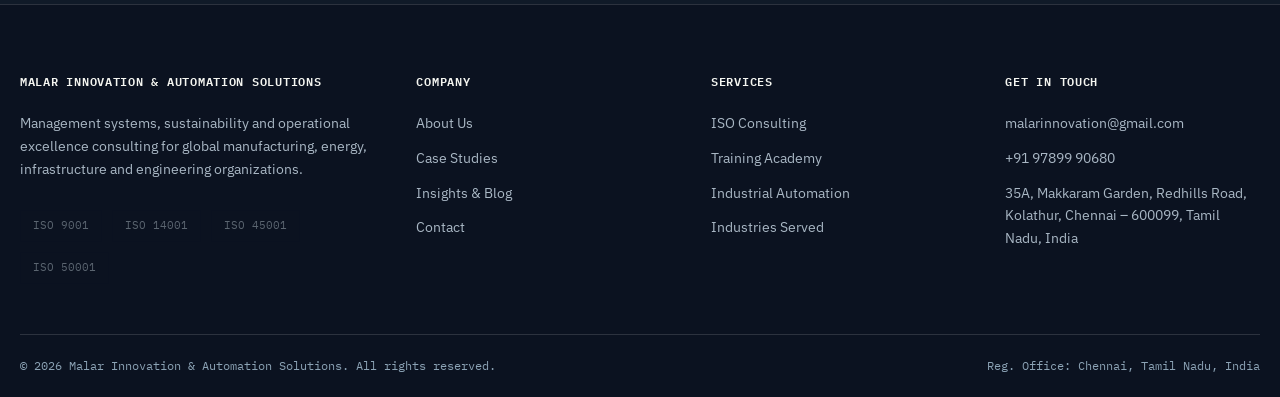
<file: industries.html>
<!DOCTYPE html>
<html lang="en">
<head>
<meta charset="UTF-8">
<meta name="viewport" content="width=device-width, initial-scale=1.0">
<title>Industries Served | Malar Innovation &amp; Automation Solutions</title>
<meta name="description" content="Malar Innovation & Automation Solutions serves manufacturing, power & energy, oil & gas, renewable energy, infrastructure, healthcare, laboratories and more.">
<link rel="canonical" href="https://www.malarinnovation.com/industries.html">
<link rel="stylesheet" href="assets/styles.css">
<link rel="preconnect" href="https://fonts.googleapis.com">
<link href="https://fonts.googleapis.com/css2?family=Space+Grotesk:wght@400;500;600&family=IBM+Plex+Sans:wght@400;500;600&family=IBM+Plex+Mono:wght@400;500&display=swap" rel="stylesheet">
</head>
<body>

<header class="site-header">
  <div class="container header-row">
    <a href="index.html" class="brand"><div class="brand-mark">M·I</div><div class="brand-name">Malar Innovation &amp; Automation<span>Consulting · Training · Engineering</span></div></a>
    <nav class="main-nav">
      <a href="index.html">Home</a><a href="about.html">About</a><a href="services.html">Consulting</a>
      <a href="training.html">Training</a><a href="automation-engineering.html">Engineering</a>
      <a href="case-studies.html">Case Studies</a><a href="blog.html">Insights</a><a href="contact.html">Contact</a>
    </nav>
    <div class="header-cta"><a href="contact.html" class="btn btn-primary">Book Free Consultation</a><button class="menu-toggle" aria-label="Menu">☰</button></div>
  </div>
  <div class="mobile-nav">
    <a href="index.html">Home</a><a href="about.html">About</a><a href="services.html">Consulting</a>
    <a href="training.html">Training Academy</a><a href="automation-engineering.html">Automation &amp; Engineering</a>
    <a href="industries.html">Industries</a><a href="case-studies.html">Case Studies</a><a href="blog.html">Insights</a><a href="contact.html">Contact</a>
  </div>
</header>

<section class="page-hero">
  <div class="container">
    <div class="breadcrumb"><a href="index.html">Home</a> / Industries</div>
    <div class="eyebrow">Industries served</div>
    <h1>Sector context changes the standard, not our method.</h1>
    <p class="lede">Sixteen sectors, one implementation discipline: assess, build, train, audit, certify.</p>
  </div>
</section>

<section class="on-light">
  <div class="container">
    <div class="grid grid-4">
      <div class="card"><span class="code">01</span><h3>Manufacturing</h3></div>
      <div class="card"><span class="code">02</span><h3>Power &amp; Energy</h3></div>
      <div class="card"><span class="code">03</span><h3>Oil &amp; Gas</h3></div>
      <div class="card"><span class="code">04</span><h3>Renewable Energy</h3></div>
      <div class="card"><span class="code">05</span><h3>Infrastructure</h3></div>
      <div class="card"><span class="code">06</span><h3>Construction</h3></div>
      <div class="card"><span class="code">07</span><h3>Healthcare</h3></div>
      <div class="card"><span class="code">08</span><h3>Medical Devices</h3></div>
      <div class="card"><span class="code">09</span><h3>Testing Laboratories</h3></div>
      <div class="card"><span class="code">10</span><h3>Food &amp; Beverage</h3></div>
      <div class="card"><span class="code">11</span><h3>Automotive</h3></div>
      <div class="card"><span class="code">12</span><h3>Information Technology</h3></div>
      <div class="card"><span class="code">13</span><h3>Government</h3></div>
      <div class="card"><span class="code">14</span><h3>Education</h3></div>
      <div class="card"><span class="code">15</span><h3>Logistics</h3></div>
      <div class="card"><span class="code">16</span><h3>Chemical Industries</h3></div>
    </div>
  </div>
</section>

<section class="section-panel tight">
  <div class="container" style="display:flex; justify-content:space-between; align-items:center; flex-wrap:wrap; gap:24px;">
    <div><div class="eyebrow">Don't see your sector?</div><h2 style="max-width:520px;">Tell us about your operation — we'll tell you the right starting standard.</h2></div>
    <a href="contact.html" class="btn btn-primary">Request Free Consultation</a>
  </div>
</section>

<footer class="site-footer">
  <div class="container footer-top">
    <div class="footer-col"><h4>Malar Innovation &amp; Automation Solutions</h4><p>Management systems, sustainability and operational excellence consulting for global manufacturing, energy, infrastructure and engineering organizations.</p>
      <div class="badge-row"><span class="badge">ISO 9001</span><span class="badge">ISO 14001</span><span class="badge">ISO 45001</span><span class="badge">ISO 50001</span></div></div>
    <div class="footer-col"><h4>Company</h4><a href="about.html">About Us</a><a href="case-studies.html">Case Studies</a><a href="blog.html">Insights &amp; Blog</a><a href="contact.html">Contact</a></div>
    <div class="footer-col"><h4>Services</h4><a href="services.html">ISO Consulting</a><a href="training.html">Training Academy</a><a href="automation-engineering.html">Industrial Automation</a><a href="industries.html">Industries Served</a></div>
    <div class="footer-col"><h4>Get in Touch</h4><p>malarinnovation@gmail.com</p><p>+91 97899 90680</p><p>35A, Makkaram Garden, Redhills Road, Kolathur, Chennai – 600099, Tamil Nadu, India</p></div>
  </div>
  <div class="container footer-bottom"><span>© 2026 Malar Innovation &amp; Automation Solutions. All rights reserved.</span><span>Reg. Office: Chennai, Tamil Nadu, India</span></div>
</footer>
<script src="assets/script.js"></script>
</body>
</html>
</file>
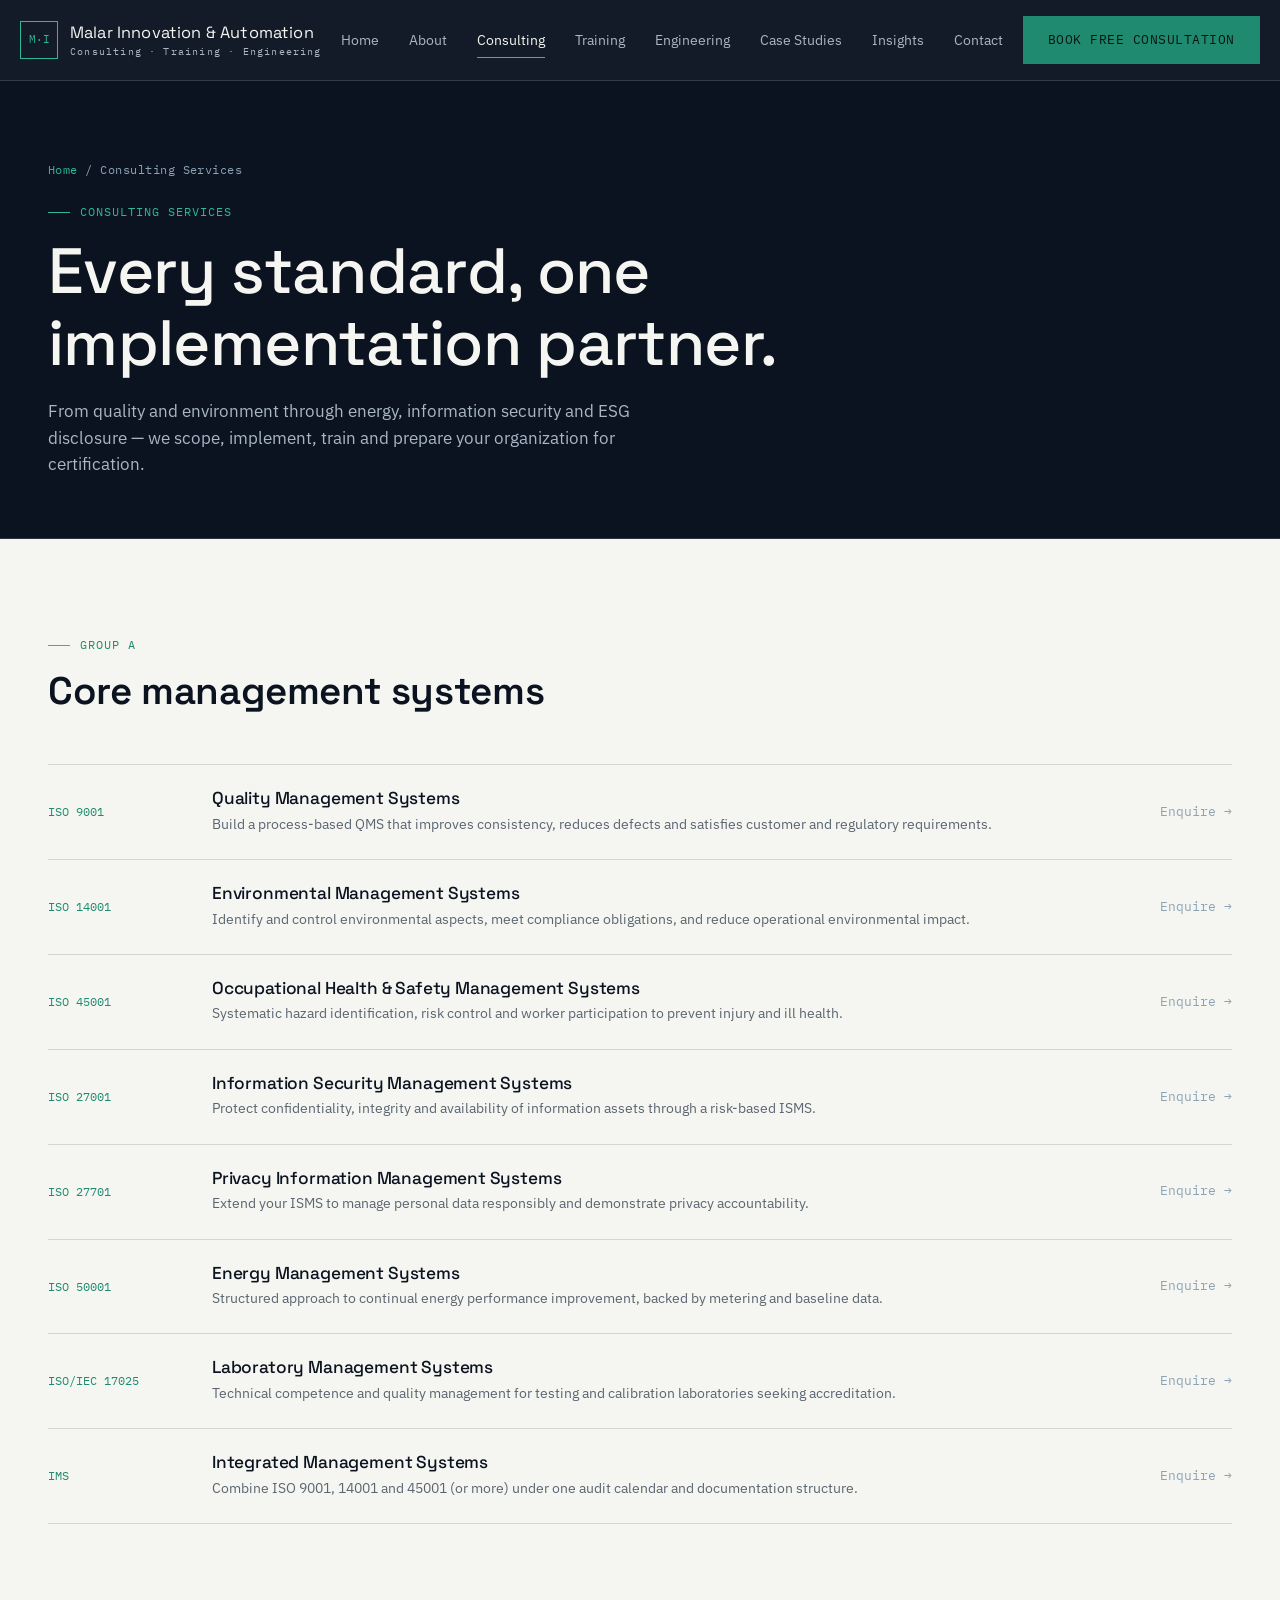
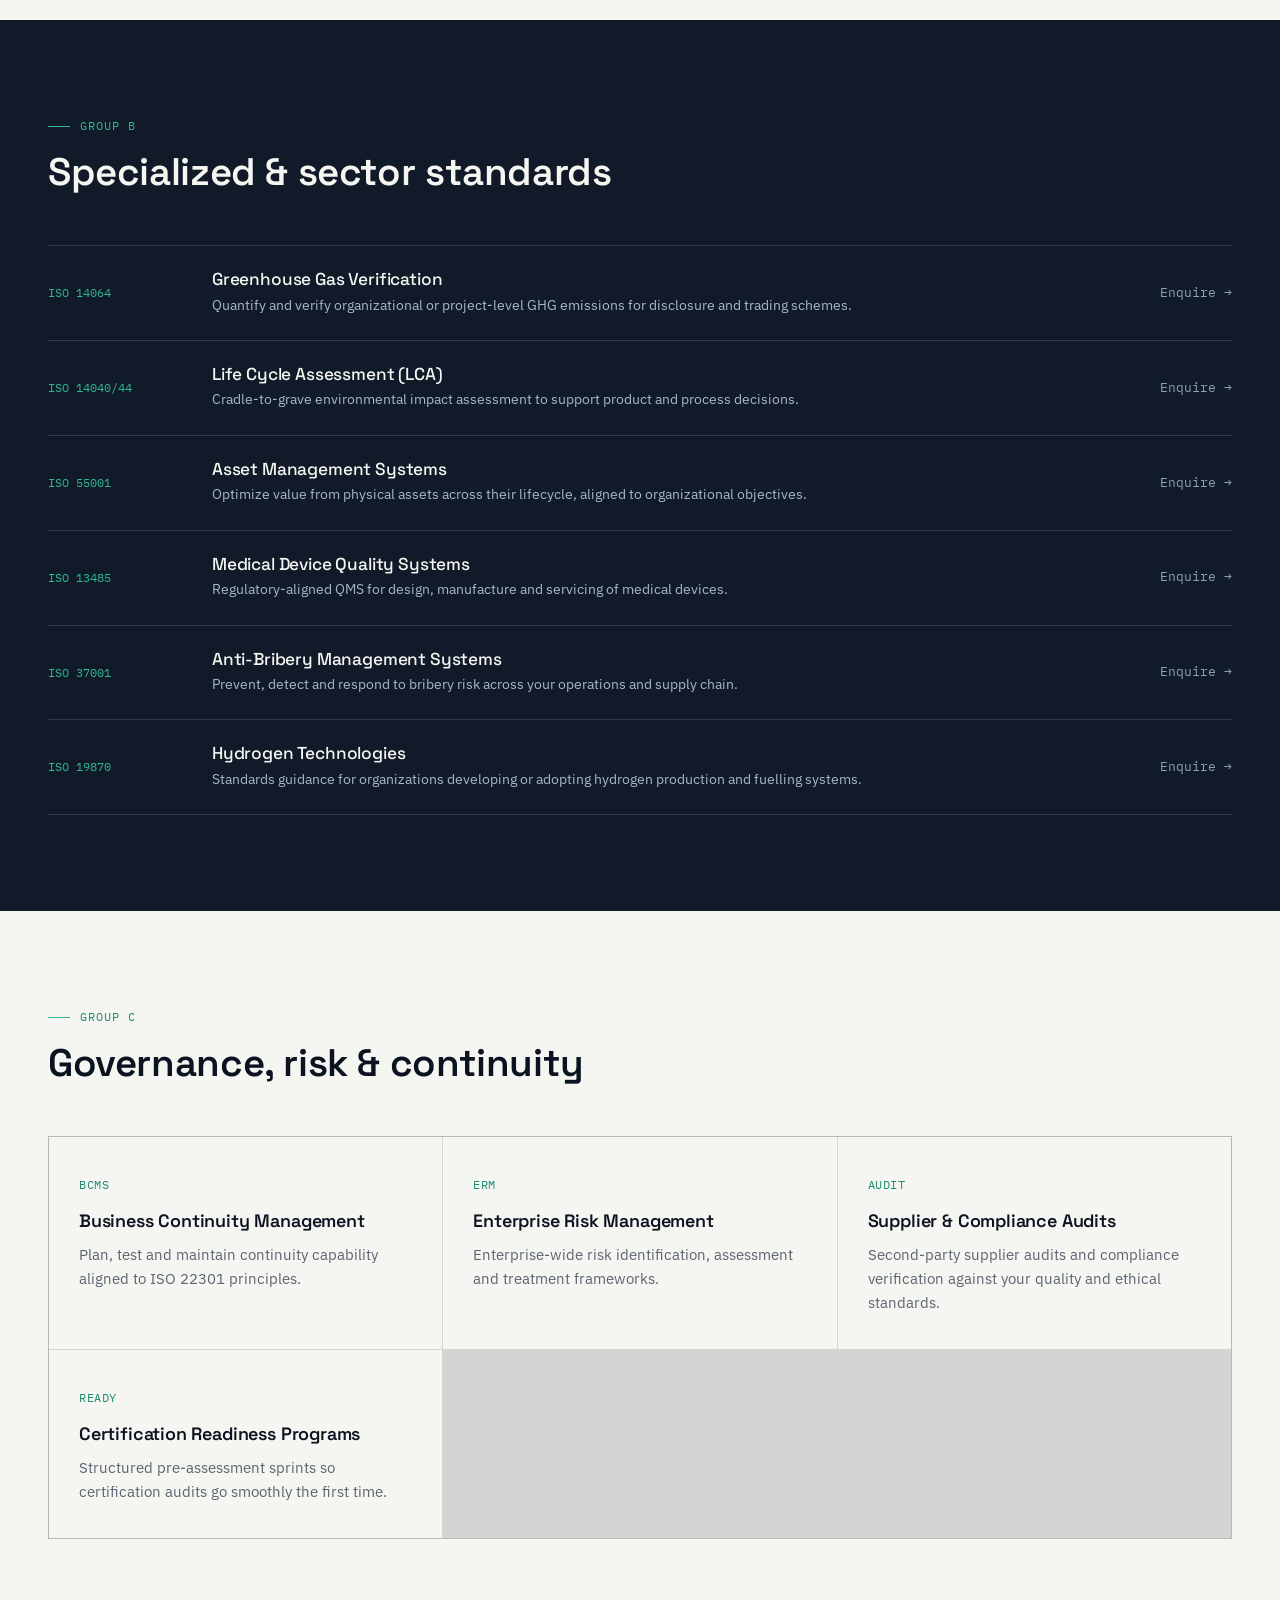
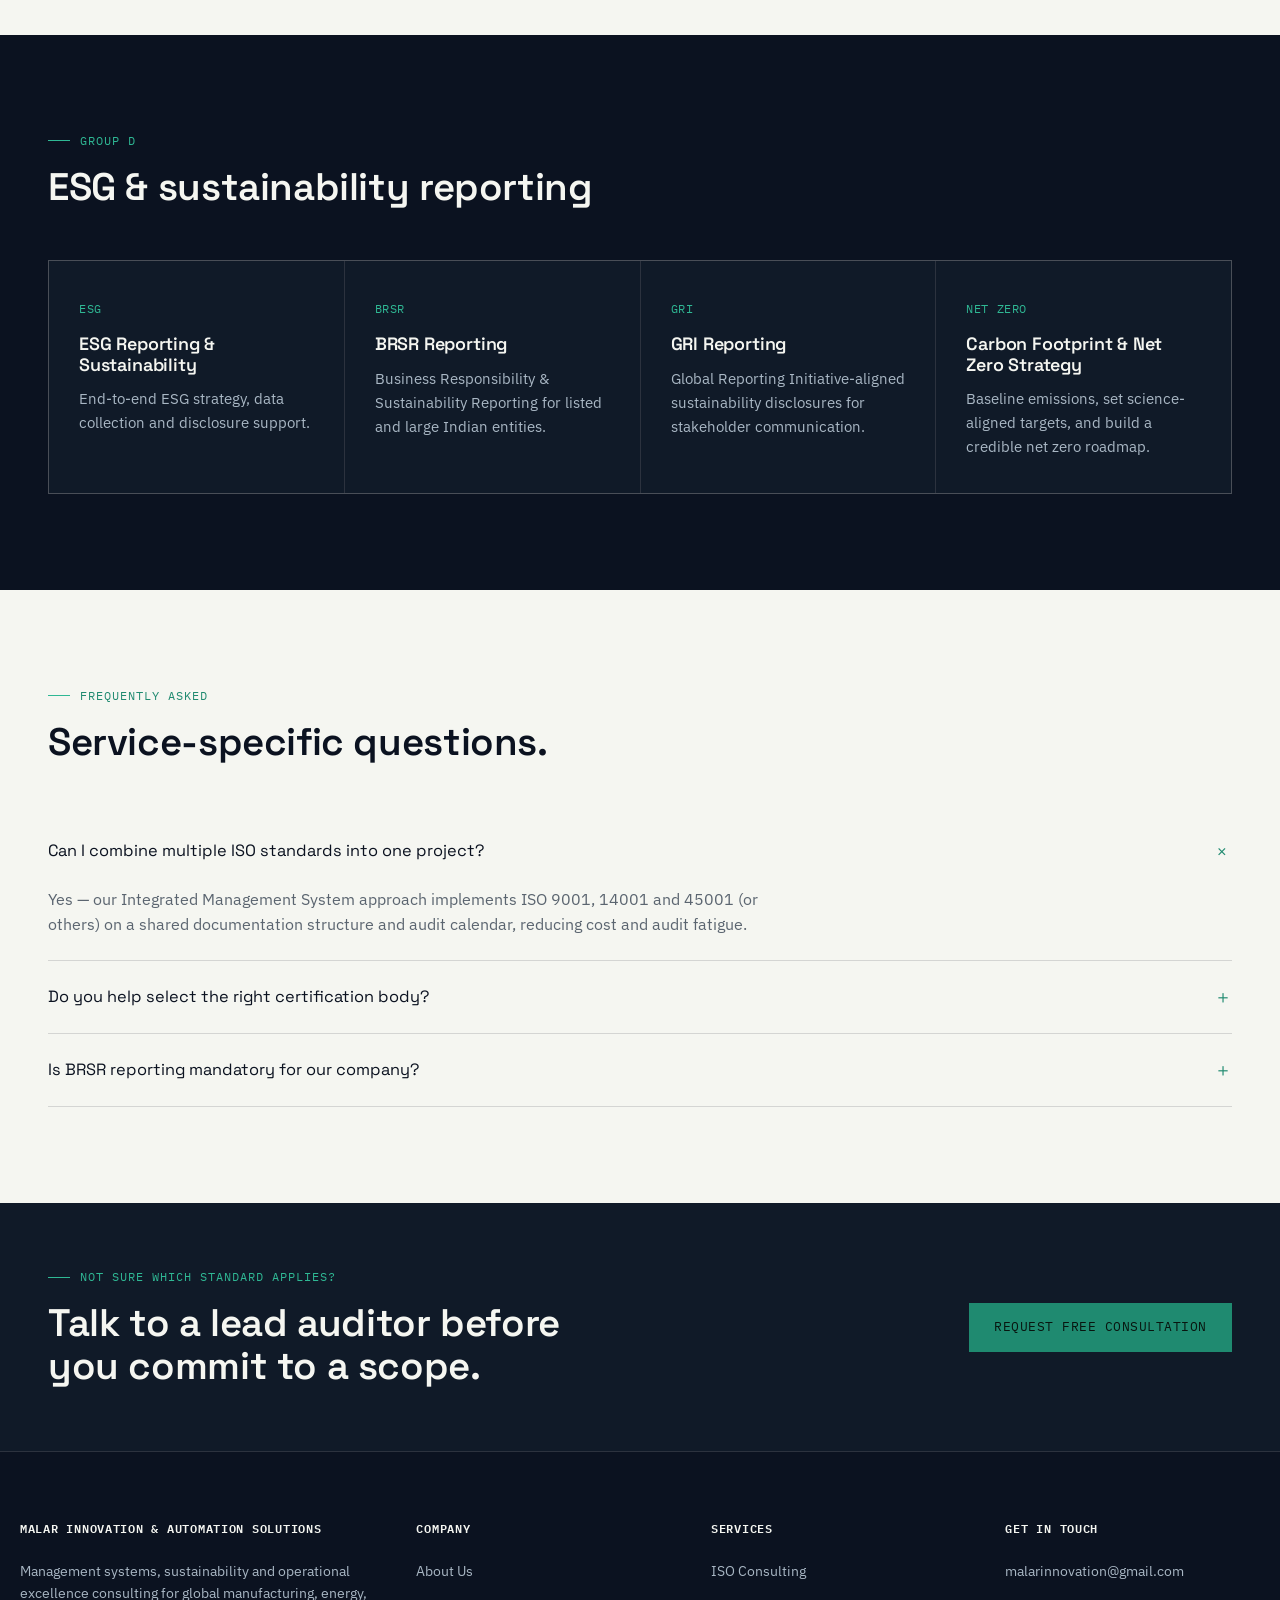
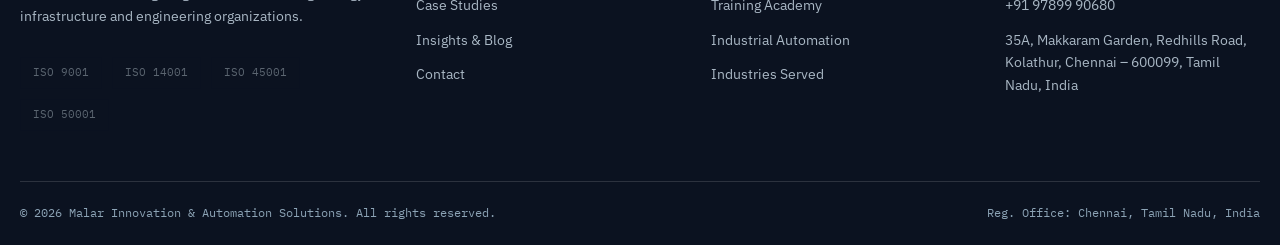
<file: services.html>
<!DOCTYPE html>
<html lang="en">
<head>
<meta charset="UTF-8">
<meta name="viewport" content="width=device-width, initial-scale=1.0">
<title>ISO Consulting Services | ISO 9001, 14001, 45001, 50001, 27001, 17025 — Malar Innovation</title>
<meta name="description" content="Full ISO management systems consulting catalogue: ISO 9001, 14001, 45001, 27001, 50001, 17025, 13485, 37001, ESG/BRSR/GRI reporting, business continuity, risk management and integrated management systems.">
<link rel="canonical" href="https://www.malarinnovation.com/services.html">
<link rel="stylesheet" href="assets/styles.css">
<link rel="preconnect" href="https://fonts.googleapis.com">
<link href="https://fonts.googleapis.com/css2?family=Space+Grotesk:wght@400;500;600&family=IBM+Plex+Sans:wght@400;500;600&family=IBM+Plex+Mono:wght@400;500&display=swap" rel="stylesheet">
</head>
<body>

<header class="site-header">
  <div class="container header-row">
    <a href="index.html" class="brand"><div class="brand-mark">M·I</div><div class="brand-name">Malar Innovation &amp; Automation<span>Consulting · Training · Engineering</span></div></a>
    <nav class="main-nav">
      <a href="index.html">Home</a><a href="about.html">About</a><a href="services.html" class="active">Consulting</a>
      <a href="training.html">Training</a><a href="automation-engineering.html">Engineering</a>
      <a href="case-studies.html">Case Studies</a><a href="blog.html">Insights</a><a href="contact.html">Contact</a>
    </nav>
    <div class="header-cta"><a href="contact.html" class="btn btn-primary">Book Free Consultation</a><button class="menu-toggle" aria-label="Menu">☰</button></div>
  </div>
  <div class="mobile-nav">
    <a href="index.html">Home</a><a href="about.html">About</a><a href="services.html">Consulting</a>
    <a href="training.html">Training Academy</a><a href="automation-engineering.html">Automation &amp; Engineering</a>
    <a href="industries.html">Industries</a><a href="case-studies.html">Case Studies</a><a href="blog.html">Insights</a><a href="contact.html">Contact</a>
  </div>
</header>

<section class="page-hero">
  <div class="container">
    <div class="breadcrumb"><a href="index.html">Home</a> / Consulting Services</div>
    <div class="eyebrow">Consulting services</div>
    <h1>Every standard, one implementation partner.</h1>
    <p class="lede">From quality and environment through energy, information security and ESG disclosure — we scope, implement, train and prepare your organization for certification.</p>
  </div>
</section>

<!-- MANAGEMENT SYSTEMS -->
<section class="on-light">
  <div class="container">
    <div class="section-head"><div><div class="eyebrow">Group A</div><h2>Core management systems</h2></div></div>
    <div class="ledger">
      <div class="ledger-row" id="iso9001"><span class="code">ISO 9001</span><div><h4>Quality Management Systems</h4><p>Build a process-based QMS that improves consistency, reduces defects and satisfies customer and regulatory requirements.</p></div><a href="contact.html" class="arrow">Enquire →</a></div>
      <div class="ledger-row" id="iso14001"><span class="code">ISO 14001</span><div><h4>Environmental Management Systems</h4><p>Identify and control environmental aspects, meet compliance obligations, and reduce operational environmental impact.</p></div><a href="contact.html" class="arrow">Enquire →</a></div>
      <div class="ledger-row" id="iso45001"><span class="code">ISO 45001</span><div><h4>Occupational Health &amp; Safety Management Systems</h4><p>Systematic hazard identification, risk control and worker participation to prevent injury and ill health.</p></div><a href="contact.html" class="arrow">Enquire →</a></div>
      <div class="ledger-row" id="iso27001"><span class="code">ISO 27001</span><div><h4>Information Security Management Systems</h4><p>Protect confidentiality, integrity and availability of information assets through a risk-based ISMS.</p></div><a href="contact.html" class="arrow">Enquire →</a></div>
      <div class="ledger-row" id="iso27701"><span class="code">ISO 27701</span><div><h4>Privacy Information Management Systems</h4><p>Extend your ISMS to manage personal data responsibly and demonstrate privacy accountability.</p></div><a href="contact.html" class="arrow">Enquire →</a></div>
      <div class="ledger-row" id="iso50001"><span class="code">ISO 50001</span><div><h4>Energy Management Systems</h4><p>Structured approach to continual energy performance improvement, backed by metering and baseline data.</p></div><a href="contact.html" class="arrow">Enquire →</a></div>
      <div class="ledger-row" id="iso17025"><span class="code">ISO/IEC 17025</span><div><h4>Laboratory Management Systems</h4><p>Technical competence and quality management for testing and calibration laboratories seeking accreditation.</p></div><a href="contact.html" class="arrow">Enquire →</a></div>
      <div class="ledger-row" id="integrated"><span class="code">IMS</span><div><h4>Integrated Management Systems</h4><p>Combine ISO 9001, 14001 and 45001 (or more) under one audit calendar and documentation structure.</p></div><a href="contact.html" class="arrow">Enquire →</a></div>
    </div>
  </div>
</section>

<!-- SPECIALIZED / SECTOR -->
<section class="section-panel">
  <div class="container">
    <div class="section-head"><div><div class="eyebrow">Group B</div><h2>Specialized &amp; sector standards</h2></div></div>
    <div class="ledger">
      <div class="ledger-row" id="iso14064"><span class="code">ISO 14064</span><div><h4>Greenhouse Gas Verification</h4><p>Quantify and verify organizational or project-level GHG emissions for disclosure and trading schemes.</p></div><a href="contact.html" class="arrow">Enquire →</a></div>
      <div class="ledger-row" id="lca"><span class="code">ISO 14040/44</span><div><h4>Life Cycle Assessment (LCA)</h4><p>Cradle-to-grave environmental impact assessment to support product and process decisions.</p></div><a href="contact.html" class="arrow">Enquire →</a></div>
      <div class="ledger-row" id="iso55001"><span class="code">ISO 55001</span><div><h4>Asset Management Systems</h4><p>Optimize value from physical assets across their lifecycle, aligned to organizational objectives.</p></div><a href="contact.html" class="arrow">Enquire →</a></div>
      <div class="ledger-row" id="iso13485"><span class="code">ISO 13485</span><div><h4>Medical Device Quality Systems</h4><p>Regulatory-aligned QMS for design, manufacture and servicing of medical devices.</p></div><a href="contact.html" class="arrow">Enquire →</a></div>
      <div class="ledger-row" id="iso37001"><span class="code">ISO 37001</span><div><h4>Anti-Bribery Management Systems</h4><p>Prevent, detect and respond to bribery risk across your operations and supply chain.</p></div><a href="contact.html" class="arrow">Enquire →</a></div>
      <div class="ledger-row" id="iso19870"><span class="code">ISO 19870</span><div><h4>Hydrogen Technologies</h4><p>Standards guidance for organizations developing or adopting hydrogen production and fuelling systems.</p></div><a href="contact.html" class="arrow">Enquire →</a></div>
    </div>
  </div>
</section>

<!-- GOVERNANCE & RISK -->
<section class="on-light">
  <div class="container">
    <div class="section-head"><div><div class="eyebrow">Group C</div><h2>Governance, risk &amp; continuity</h2></div></div>
    <div class="grid grid-3">
      <div class="card"><span class="code">BCMS</span><h3>Business Continuity Management</h3><p>Plan, test and maintain continuity capability aligned to ISO 22301 principles.</p></div>
      <div class="card"><span class="code">ERM</span><h3>Enterprise Risk Management</h3><p>Enterprise-wide risk identification, assessment and treatment frameworks.</p></div>
      <div class="card"><span class="code">AUDIT</span><h3>Supplier &amp; Compliance Audits</h3><p>Second-party supplier audits and compliance verification against your quality and ethical standards.</p></div>
      <div class="card"><span class="code">READY</span><h3>Certification Readiness Programs</h3><p>Structured pre-assessment sprints so certification audits go smoothly the first time.</p></div>
    </div>
  </div>
</section>

<!-- ESG / SUSTAINABILITY -->
<section class="section-dark" id="esg">
  <div class="container">
    <div class="section-head"><div><div class="eyebrow">Group D</div><h2>ESG &amp; sustainability reporting</h2></div></div>
    <div class="grid grid-4">
      <div class="card"><span class="code">ESG</span><h3>ESG Reporting &amp; Sustainability</h3><p>End-to-end ESG strategy, data collection and disclosure support.</p></div>
      <div class="card"><span class="code">BRSR</span><h3>BRSR Reporting</h3><p>Business Responsibility &amp; Sustainability Reporting for listed and large Indian entities.</p></div>
      <div class="card"><span class="code">GRI</span><h3>GRI Reporting</h3><p>Global Reporting Initiative-aligned sustainability disclosures for stakeholder communication.</p></div>
      <div class="card"><span class="code">NET ZERO</span><h3>Carbon Footprint &amp; Net Zero Strategy</h3><p>Baseline emissions, set science-aligned targets, and build a credible net zero roadmap.</p></div>
    </div>
  </div>
</section>

<!-- FAQ -->
<section class="on-light">
  <div class="container">
    <div class="section-head"><div><div class="eyebrow">Frequently asked</div><h2>Service-specific questions.</h2></div></div>
    <div class="faq-list">
      <div class="faq-item open"><div class="faq-q"><span>Can I combine multiple ISO standards into one project?</span><span class="plus">＋</span></div><div class="faq-a" style="max-height:200px;"><p>Yes — our Integrated Management System approach implements ISO 9001, 14001 and 45001 (or others) on a shared documentation structure and audit calendar, reducing cost and audit fatigue.</p></div></div>
      <div class="faq-item"><div class="faq-q"><span>Do you help select the right certification body?</span><span class="plus">＋</span></div><div class="faq-a"><p>We remain independent of certification decisions but can help you evaluate accredited certification bodies and prepare your team for whichever body you choose.</p></div></div>
      <div class="faq-item"><div class="faq-q"><span>Is BRSR reporting mandatory for our company?</span><span class="plus">＋</span></div><div class="faq-a"><p>Applicability depends on listing status and turnover thresholds set by regulators. We assess your obligation as part of the ESG scoping call and build the reporting process accordingly.</p></div></div>
    </div>
  </div>
</section>

<section class="section-panel tight">
  <div class="container" style="display:flex; justify-content:space-between; align-items:center; flex-wrap:wrap; gap:24px;">
    <div><div class="eyebrow">Not sure which standard applies?</div><h2 style="max-width:520px;">Talk to a lead auditor before you commit to a scope.</h2></div>
    <a href="contact.html" class="btn btn-primary">Request Free Consultation</a>
  </div>
</section>

<footer class="site-footer">
  <div class="container footer-top">
    <div class="footer-col"><h4>Malar Innovation &amp; Automation Solutions</h4><p>Management systems, sustainability and operational excellence consulting for global manufacturing, energy, infrastructure and engineering organizations.</p>
      <div class="badge-row"><span class="badge">ISO 9001</span><span class="badge">ISO 14001</span><span class="badge">ISO 45001</span><span class="badge">ISO 50001</span></div></div>
    <div class="footer-col"><h4>Company</h4><a href="about.html">About Us</a><a href="case-studies.html">Case Studies</a><a href="blog.html">Insights &amp; Blog</a><a href="contact.html">Contact</a></div>
    <div class="footer-col"><h4>Services</h4><a href="services.html">ISO Consulting</a><a href="training.html">Training Academy</a><a href="automation-engineering.html">Industrial Automation</a><a href="industries.html">Industries Served</a></div>
    <div class="footer-col"><h4>Get in Touch</h4><p>malarinnovation@gmail.com</p><p>+91 97899 90680</p><p>35A, Makkaram Garden, Redhills Road, Kolathur, Chennai – 600099, Tamil Nadu, India</p></div>
  </div>
  <div class="container footer-bottom"><span>© 2026 Malar Innovation &amp; Automation Solutions. All rights reserved.</span><span>Reg. Office: Chennai, Tamil Nadu, India</span></div>
</footer>
<script src="assets/script.js"></script>
</body>
</html>
</file>
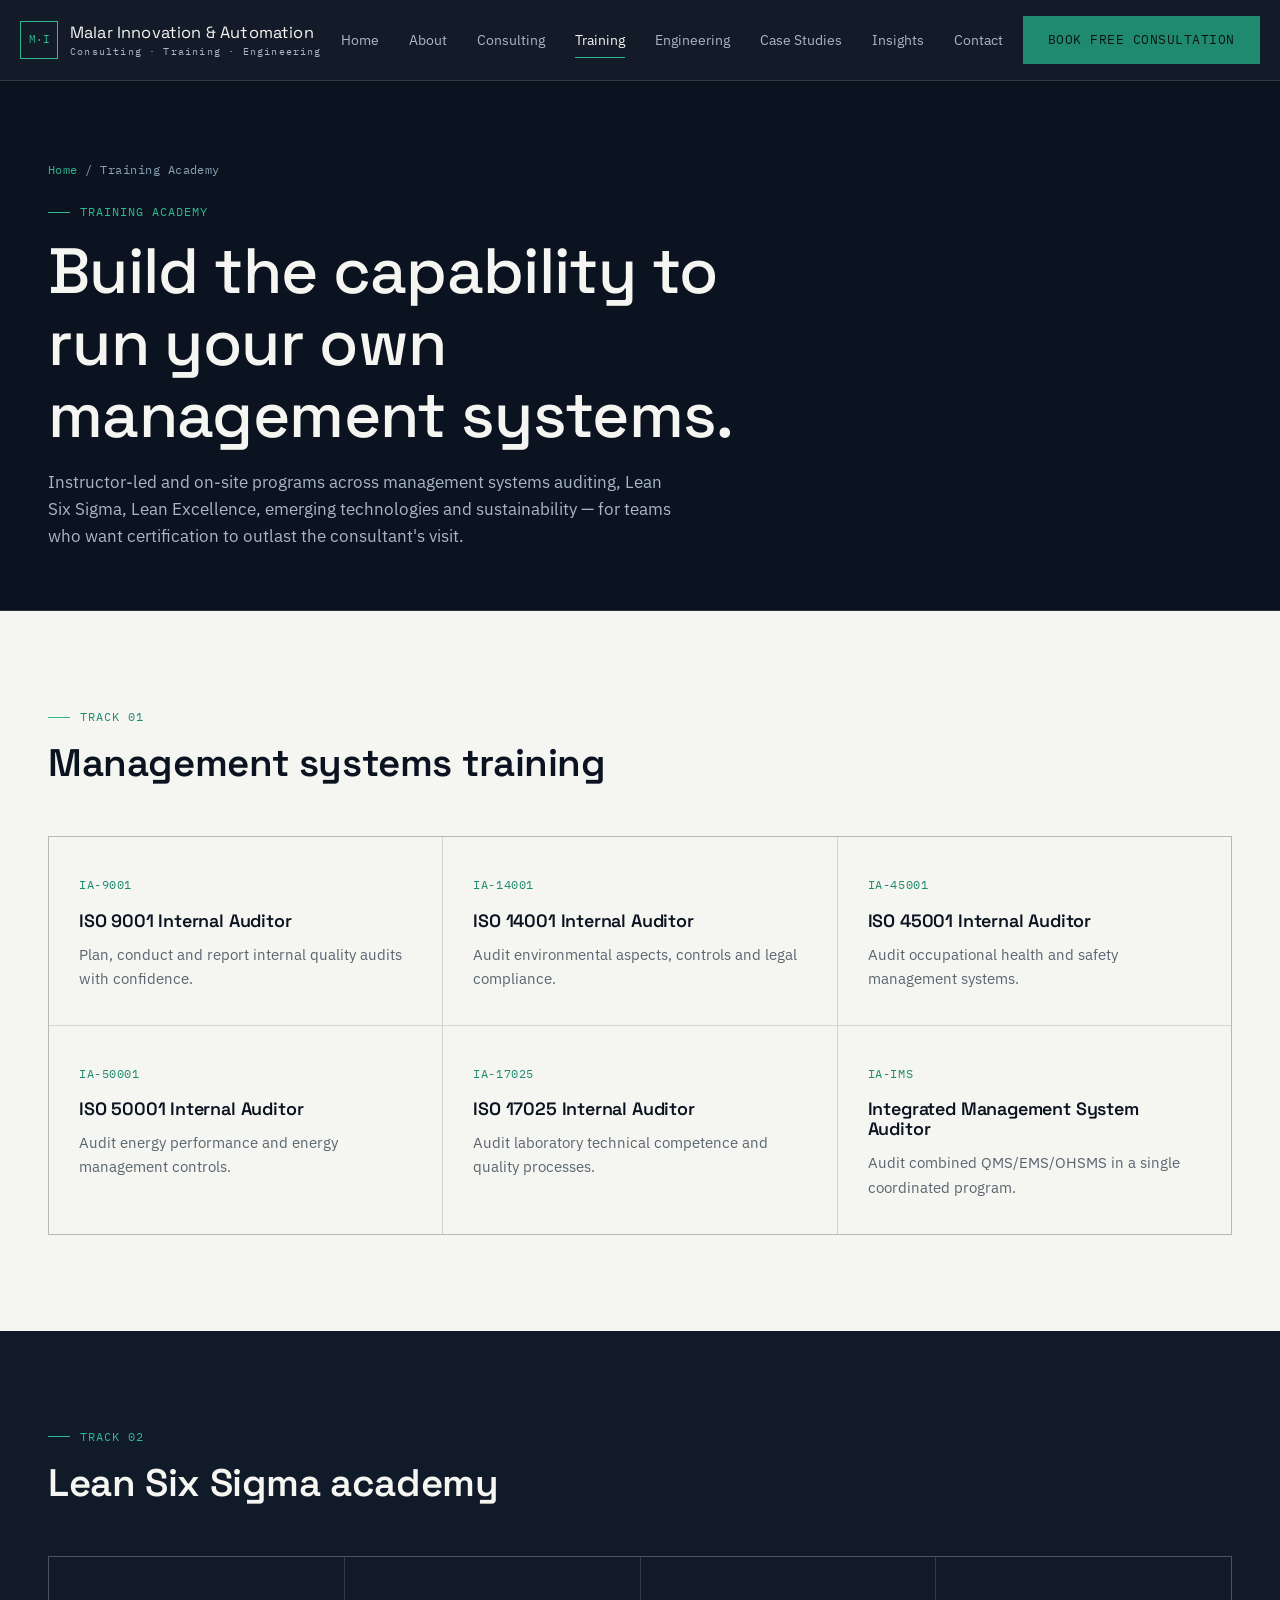
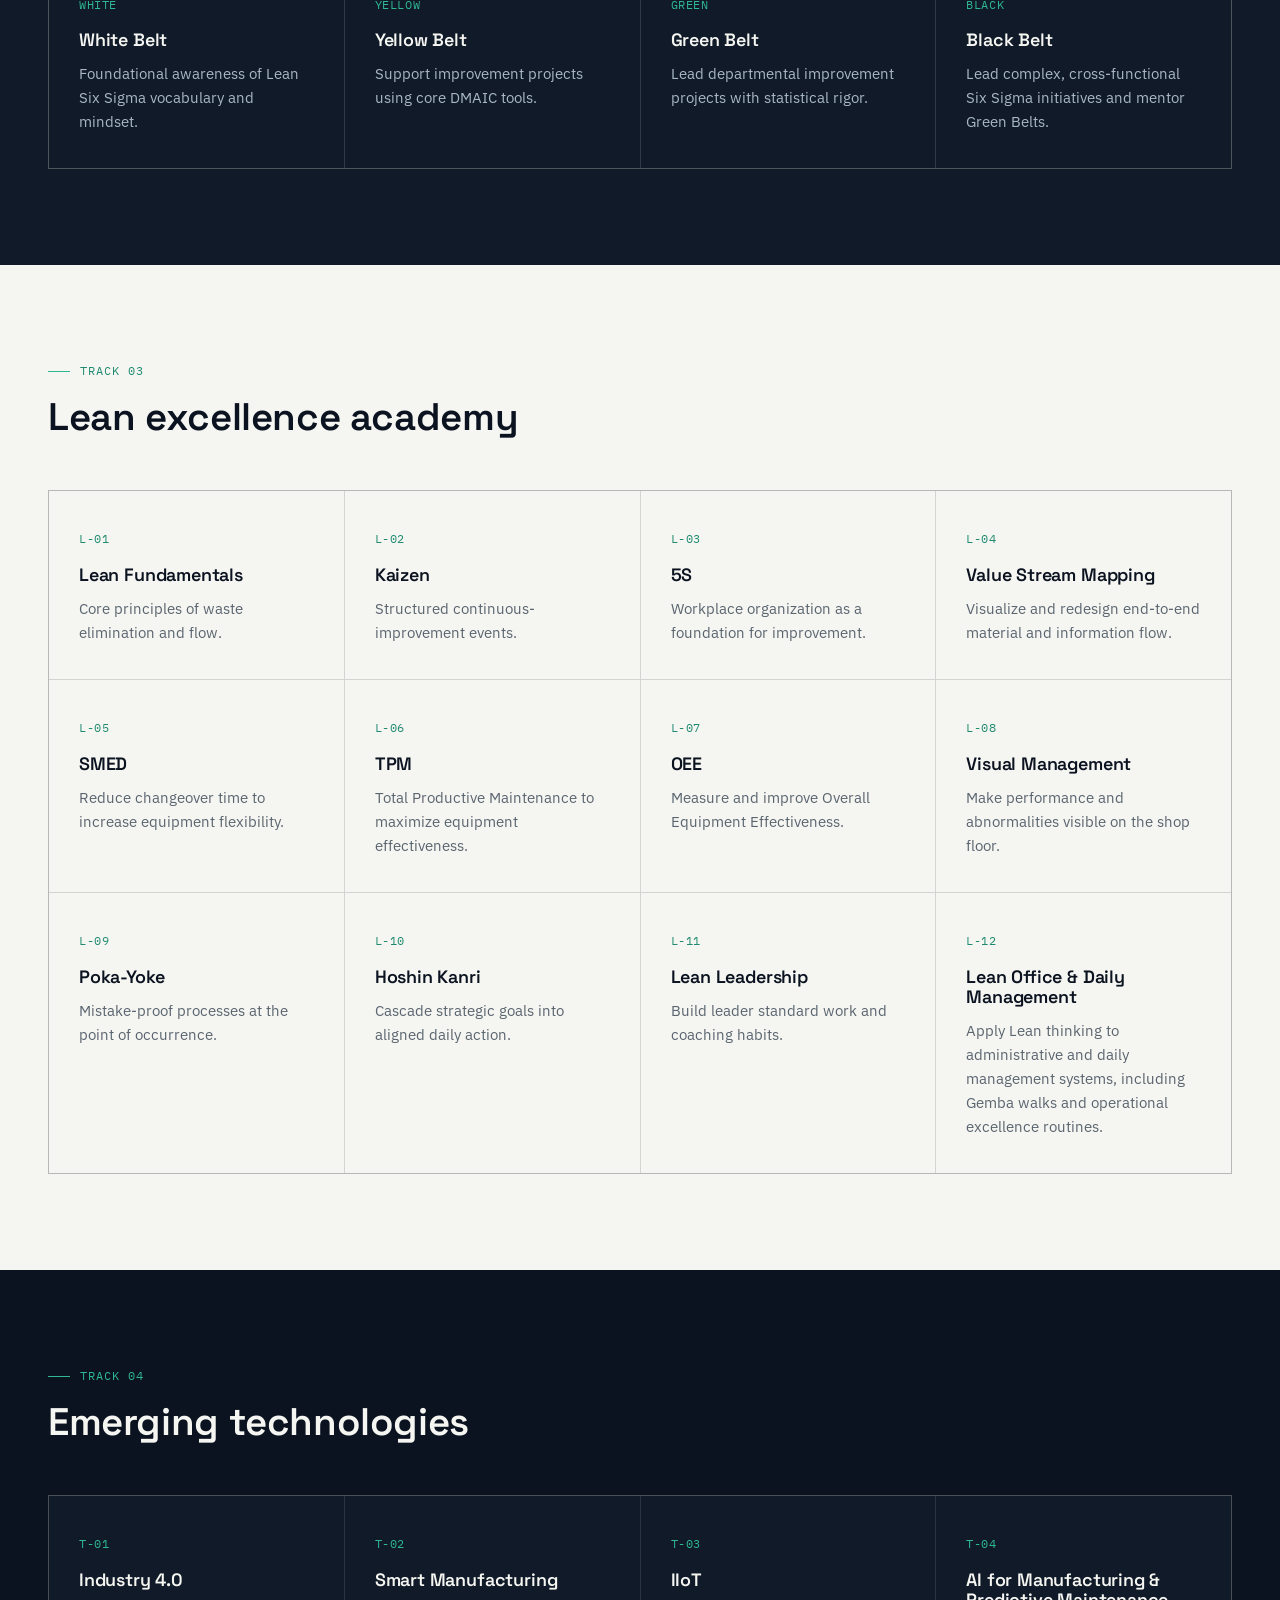
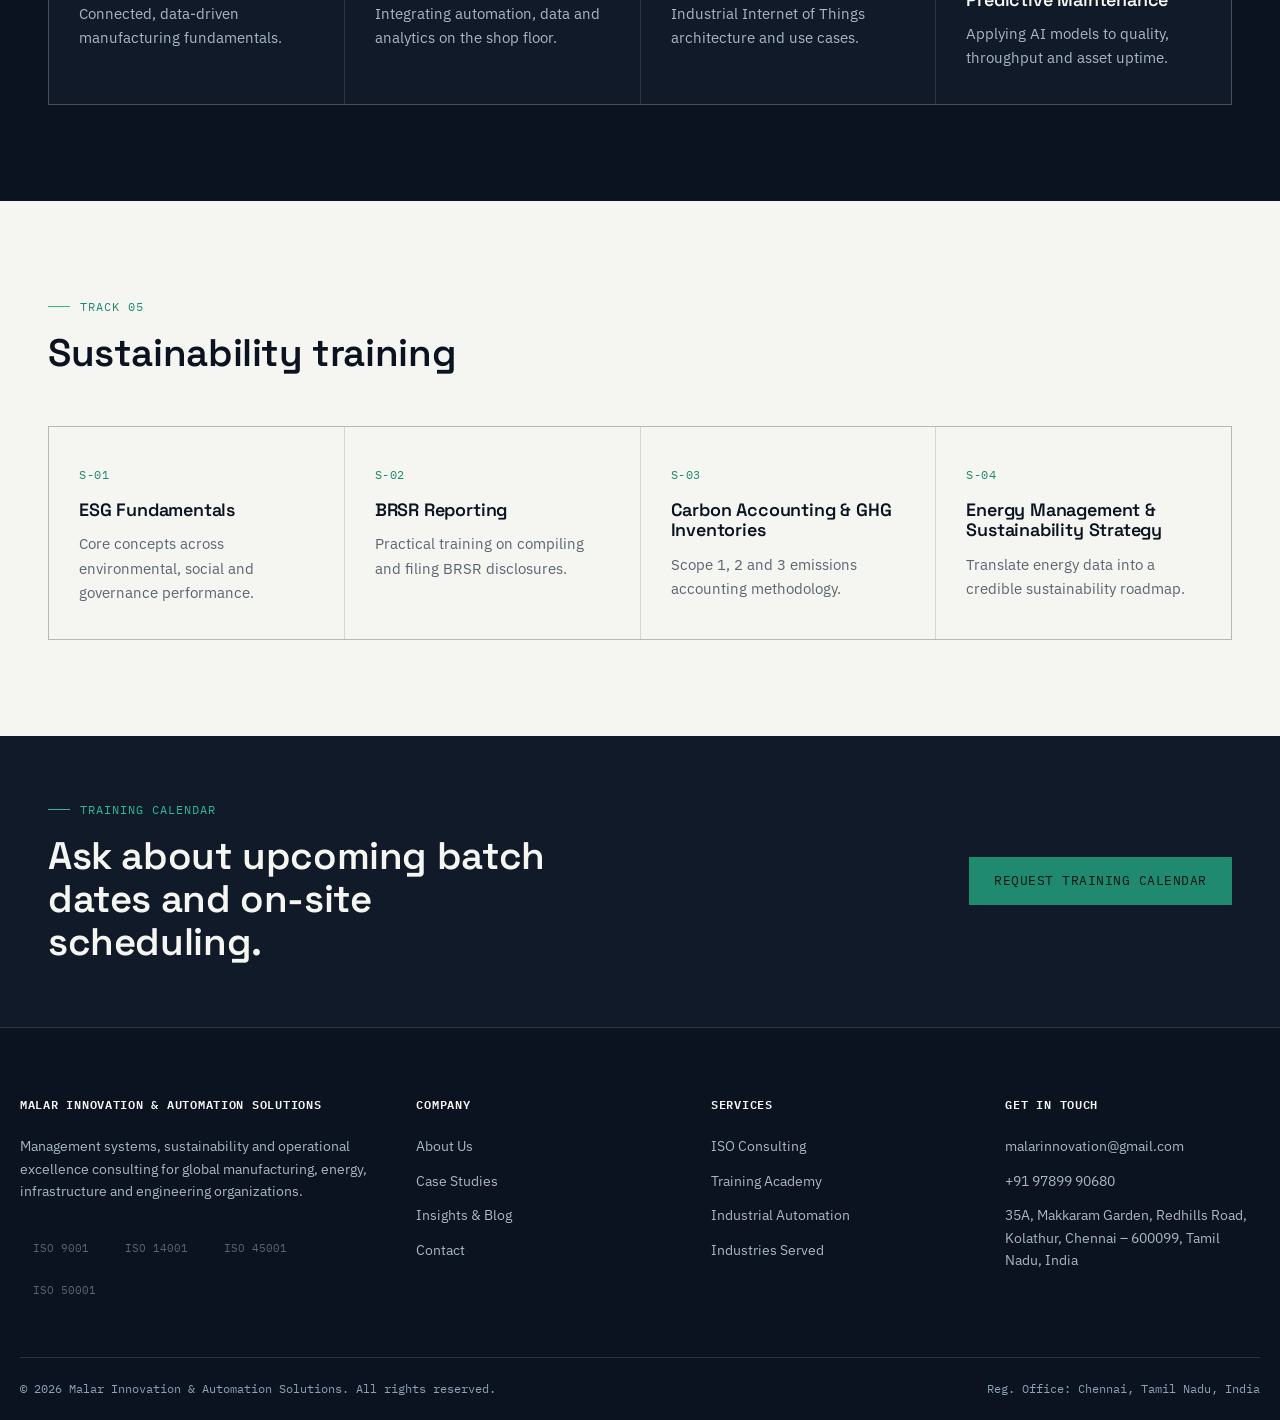
<file: training.html>
<!DOCTYPE html>
<html lang="en">
<head>
<meta charset="UTF-8">
<meta name="viewport" content="width=device-width, initial-scale=1.0">
<title>Training Academy | ISO Internal Auditor &amp; Lean Six Sigma Training India — Malar Innovation</title>
<meta name="description" content="ISO Internal Auditor training, Lean Six Sigma Belt courses, Lean Excellence Academy, Industry 4.0 and sustainability/ESG training programs from Malar Innovation & Automation Solutions.">
<link rel="canonical" href="https://www.malarinnovation.com/training.html">
<link rel="stylesheet" href="assets/styles.css">
<link rel="preconnect" href="https://fonts.googleapis.com">
<link href="https://fonts.googleapis.com/css2?family=Space+Grotesk:wght@400;500;600&family=IBM+Plex+Sans:wght@400;500;600&family=IBM+Plex+Mono:wght@400;500&display=swap" rel="stylesheet">
</head>
<body>

<header class="site-header">
  <div class="container header-row">
    <a href="index.html" class="brand"><div class="brand-mark">M·I</div><div class="brand-name">Malar Innovation &amp; Automation<span>Consulting · Training · Engineering</span></div></a>
    <nav class="main-nav">
      <a href="index.html">Home</a><a href="about.html">About</a><a href="services.html">Consulting</a>
      <a href="training.html" class="active">Training</a><a href="automation-engineering.html">Engineering</a>
      <a href="case-studies.html">Case Studies</a><a href="blog.html">Insights</a><a href="contact.html">Contact</a>
    </nav>
    <div class="header-cta"><a href="contact.html" class="btn btn-primary">Book Free Consultation</a><button class="menu-toggle" aria-label="Menu">☰</button></div>
  </div>
  <div class="mobile-nav">
    <a href="index.html">Home</a><a href="about.html">About</a><a href="services.html">Consulting</a>
    <a href="training.html">Training Academy</a><a href="automation-engineering.html">Automation &amp; Engineering</a>
    <a href="industries.html">Industries</a><a href="case-studies.html">Case Studies</a><a href="blog.html">Insights</a><a href="contact.html">Contact</a>
  </div>
</header>

<section class="page-hero">
  <div class="container">
    <div class="breadcrumb"><a href="index.html">Home</a> / Training Academy</div>
    <div class="eyebrow">Training academy</div>
    <h1>Build the capability to run your own management systems.</h1>
    <p class="lede">Instructor-led and on-site programs across management systems auditing, Lean Six Sigma, Lean Excellence, emerging technologies and sustainability — for teams who want certification to outlast the consultant's visit.</p>
  </div>
</section>

<section class="on-light">
  <div class="container">
    <div class="section-head"><div><div class="eyebrow">Track 01</div><h2>Management systems training</h2></div></div>
    <div class="grid grid-3">
      <div class="card"><span class="code">IA-9001</span><h3>ISO 9001 Internal Auditor</h3><p>Plan, conduct and report internal quality audits with confidence.</p></div>
      <div class="card"><span class="code">IA-14001</span><h3>ISO 14001 Internal Auditor</h3><p>Audit environmental aspects, controls and legal compliance.</p></div>
      <div class="card"><span class="code">IA-45001</span><h3>ISO 45001 Internal Auditor</h3><p>Audit occupational health and safety management systems.</p></div>
      <div class="card"><span class="code">IA-50001</span><h3>ISO 50001 Internal Auditor</h3><p>Audit energy performance and energy management controls.</p></div>
      <div class="card"><span class="code">IA-17025</span><h3>ISO 17025 Internal Auditor</h3><p>Audit laboratory technical competence and quality processes.</p></div>
      <div class="card"><span class="code">IA-IMS</span><h3>Integrated Management System Auditor</h3><p>Audit combined QMS/EMS/OHSMS in a single coordinated program.</p></div>
    </div>
  </div>
</section>

<section class="section-panel">
  <div class="container">
    <div class="section-head"><div><div class="eyebrow">Track 02</div><h2>Lean Six Sigma academy</h2></div></div>
    <div class="grid grid-4">
      <div class="card"><span class="code">WHITE</span><h3>White Belt</h3><p>Foundational awareness of Lean Six Sigma vocabulary and mindset.</p></div>
      <div class="card"><span class="code">YELLOW</span><h3>Yellow Belt</h3><p>Support improvement projects using core DMAIC tools.</p></div>
      <div class="card"><span class="code">GREEN</span><h3>Green Belt</h3><p>Lead departmental improvement projects with statistical rigor.</p></div>
      <div class="card"><span class="code">BLACK</span><h3>Black Belt</h3><p>Lead complex, cross-functional Six Sigma initiatives and mentor Green Belts.</p></div>
    </div>
  </div>
</section>

<section class="on-light">
  <div class="container">
    <div class="section-head"><div><div class="eyebrow">Track 03</div><h2>Lean excellence academy</h2></div></div>
    <div class="grid grid-4">
      <div class="card"><span class="code">L-01</span><h3>Lean Fundamentals</h3><p>Core principles of waste elimination and flow.</p></div>
      <div class="card"><span class="code">L-02</span><h3>Kaizen</h3><p>Structured continuous-improvement events.</p></div>
      <div class="card"><span class="code">L-03</span><h3>5S</h3><p>Workplace organization as a foundation for improvement.</p></div>
      <div class="card"><span class="code">L-04</span><h3>Value Stream Mapping</h3><p>Visualize and redesign end-to-end material and information flow.</p></div>
      <div class="card"><span class="code">L-05</span><h3>SMED</h3><p>Reduce changeover time to increase equipment flexibility.</p></div>
      <div class="card"><span class="code">L-06</span><h3>TPM</h3><p>Total Productive Maintenance to maximize equipment effectiveness.</p></div>
      <div class="card"><span class="code">L-07</span><h3>OEE</h3><p>Measure and improve Overall Equipment Effectiveness.</p></div>
      <div class="card"><span class="code">L-08</span><h3>Visual Management</h3><p>Make performance and abnormalities visible on the shop floor.</p></div>
      <div class="card"><span class="code">L-09</span><h3>Poka-Yoke</h3><p>Mistake-proof processes at the point of occurrence.</p></div>
      <div class="card"><span class="code">L-10</span><h3>Hoshin Kanri</h3><p>Cascade strategic goals into aligned daily action.</p></div>
      <div class="card"><span class="code">L-11</span><h3>Lean Leadership</h3><p>Build leader standard work and coaching habits.</p></div>
      <div class="card"><span class="code">L-12</span><h3>Lean Office &amp; Daily Management</h3><p>Apply Lean thinking to administrative and daily management systems, including Gemba walks and operational excellence routines.</p></div>
    </div>
  </div>
</section>

<section class="section-dark">
  <div class="container">
    <div class="section-head"><div><div class="eyebrow">Track 04</div><h2>Emerging technologies</h2></div></div>
    <div class="grid grid-4">
      <div class="card"><span class="code">T-01</span><h3>Industry 4.0</h3><p>Connected, data-driven manufacturing fundamentals.</p></div>
      <div class="card"><span class="code">T-02</span><h3>Smart Manufacturing</h3><p>Integrating automation, data and analytics on the shop floor.</p></div>
      <div class="card"><span class="code">T-03</span><h3>IIoT</h3><p>Industrial Internet of Things architecture and use cases.</p></div>
      <div class="card"><span class="code">T-04</span><h3>AI for Manufacturing &amp; Predictive Maintenance</h3><p>Applying AI models to quality, throughput and asset uptime.</p></div>
    </div>
  </div>
</section>

<section class="on-light">
  <div class="container">
    <div class="section-head"><div><div class="eyebrow">Track 05</div><h2>Sustainability training</h2></div></div>
    <div class="grid grid-4">
      <div class="card"><span class="code">S-01</span><h3>ESG Fundamentals</h3><p>Core concepts across environmental, social and governance performance.</p></div>
      <div class="card"><span class="code">S-02</span><h3>BRSR Reporting</h3><p>Practical training on compiling and filing BRSR disclosures.</p></div>
      <div class="card"><span class="code">S-03</span><h3>Carbon Accounting &amp; GHG Inventories</h3><p>Scope 1, 2 and 3 emissions accounting methodology.</p></div>
      <div class="card"><span class="code">S-04</span><h3>Energy Management &amp; Sustainability Strategy</h3><p>Translate energy data into a credible sustainability roadmap.</p></div>
    </div>
  </div>
</section>

<section class="section-panel tight">
  <div class="container" style="display:flex; justify-content:space-between; align-items:center; flex-wrap:wrap; gap:24px;">
    <div><div class="eyebrow">Training calendar</div><h2 style="max-width:520px;">Ask about upcoming batch dates and on-site scheduling.</h2></div>
    <a href="contact.html" class="btn btn-primary">Request Training Calendar</a>
  </div>
</section>

<footer class="site-footer">
  <div class="container footer-top">
    <div class="footer-col"><h4>Malar Innovation &amp; Automation Solutions</h4><p>Management systems, sustainability and operational excellence consulting for global manufacturing, energy, infrastructure and engineering organizations.</p>
      <div class="badge-row"><span class="badge">ISO 9001</span><span class="badge">ISO 14001</span><span class="badge">ISO 45001</span><span class="badge">ISO 50001</span></div></div>
    <div class="footer-col"><h4>Company</h4><a href="about.html">About Us</a><a href="case-studies.html">Case Studies</a><a href="blog.html">Insights &amp; Blog</a><a href="contact.html">Contact</a></div>
    <div class="footer-col"><h4>Services</h4><a href="services.html">ISO Consulting</a><a href="training.html">Training Academy</a><a href="automation-engineering.html">Industrial Automation</a><a href="industries.html">Industries Served</a></div>
    <div class="footer-col"><h4>Get in Touch</h4><p>malarinnovation@gmail.com</p><p>+91 97899 90680</p><p>35A, Makkaram Garden, Redhills Road, Kolathur, Chennai – 600099, Tamil Nadu, India</p></div>
  </div>
  <div class="container footer-bottom"><span>© 2026 Malar Innovation &amp; Automation Solutions. All rights reserved.</span><span>Reg. Office: Chennai, Tamil Nadu, India</span></div>
</footer>
<script src="assets/script.js"></script>
</body>
</html>
</file>
<file: assets/styles.css>
/* =========================================================
   MALAR INNOVATION & AUTOMATION SOLUTIONS
   Design tokens: "Standards Ledger" system
   Palette: Ink Navy / Certification Teal / Signal Amber
   ========================================================= */

:root{
  --ink:        #0B1220;
  --panel:      #101A28;
  --panel-2:    #16212F;
  --paper:      #F5F6F1;
  --paper-2:    #EAEBE3;
  --paper-line: rgba(11,18,32,0.14);
  --dark-line:  rgba(245,246,241,0.14);
  --teal:       #1F8A70;
  --teal-bright:#2FB894;
  --amber:      #E0A458;
  --steel:      #8CA3B5;
  --ink-text:   #0B1220;
  --paper-text: #F5F6F1;
  --muted-dark: #A9B7C4;
  --muted-light:#5B6570;
  --max: 1240px;

  --display: 'Space Grotesk', 'Arial Narrow', sans-serif;
  --body: 'IBM Plex Sans', -apple-system, sans-serif;
  --mono: 'IBM Plex Mono', 'Courier New', monospace;
}

*{box-sizing:border-box; margin:0; padding:0;}
html{scroll-behavior:smooth;}
body{
  font-family:var(--body);
  background:var(--paper);
  color:var(--ink-text);
  line-height:1.6;
  font-size:16px;
  -webkit-font-smoothing:antialiased;
}
img{max-width:100%; display:block;}
a{color:inherit; text-decoration:none;}
ul{list-style:none;}
button{font-family:inherit; cursor:pointer;}
.container{max-width:var(--max); margin:0 auto; padding:0 28px;}

h1,h2,h3,h4{
  font-family:var(--display);
  font-weight:600;
  letter-spacing:-0.01em;
  line-height:1.12;
}
h1{font-size:clamp(2.4rem, 5vw, 4.2rem); font-weight:500;}
h2{font-size:clamp(1.8rem, 3vw, 2.6rem);}
h3{font-size:1.3rem;}
p{color:inherit;}

:focus-visible{ outline:2px solid var(--amber); outline-offset:3px; }

/* ---------- Eyebrow / reference-code labels ---------- */
.eyebrow{
  font-family:var(--mono);
  font-size:0.78rem;
  letter-spacing:0.08em;
  text-transform:uppercase;
  color:var(--teal-bright);
  display:flex;
  align-items:center;
  gap:10px;
  margin-bottom:14px;
}
.eyebrow::before{
  content:"";
  width:22px; height:1px;
  background:var(--teal-bright);
  display:inline-block;
}
.on-light .eyebrow{ color:var(--teal); }

/* ---------- Header ---------- */
.site-header{
  position:sticky; top:0; z-index:100;
  background:rgba(11,18,32,0.96);
  backdrop-filter:blur(6px);
  border-bottom:1px solid var(--dark-line);
}
.header-row{
  display:flex; align-items:center; justify-content:space-between;
  padding:16px 0;
}
.brand{
  display:flex; align-items:center; gap:12px;
  color:var(--paper-text);
}
.brand-mark{
  width:38px; height:38px;
  border:1px solid var(--teal-bright);
  display:flex; align-items:center; justify-content:center;
  font-family:var(--mono); font-size:0.7rem; color:var(--teal-bright);
  flex-shrink:0;
}
.brand-name{
  font-family:var(--display); font-size:1.02rem; line-height:1.2;
  letter-spacing:0.01em;
}
.brand-name span{
  display:block; font-family:var(--mono); font-size:0.62rem;
  color:var(--muted-dark); letter-spacing:0.12em; margin-top:3px;
}
nav.main-nav{ display:flex; gap:30px; }
nav.main-nav a{
  font-size:0.86rem; color:var(--muted-dark);
  padding:6px 0; border-bottom:1px solid transparent;
  transition:color .2s, border-color .2s;
}
nav.main-nav a:hover, nav.main-nav a.active{
  color:var(--paper-text); border-color:var(--teal-bright);
}
.header-cta{ display:flex; align-items:center; gap:18px; }
.menu-toggle{
  display:none; background:none; border:1px solid var(--dark-line);
  color:var(--paper-text); width:40px; height:40px; align-items:center; justify-content:center;
}

/* ---------- Buttons ---------- */
.btn{
  display:inline-flex; align-items:center; gap:10px;
  padding:13px 24px;
  font-family:var(--mono); font-size:0.8rem;
  letter-spacing:0.04em; text-transform:uppercase;
  border:1px solid currentColor;
  transition:all .2s ease;
  white-space:nowrap;
}
.btn-primary{
  background:var(--teal); border-color:var(--teal); color:#08150F;
}
.btn-primary:hover{ background:var(--teal-bright); border-color:var(--teal-bright); }
.btn-ghost-dark{ color:var(--paper-text); border-color:var(--dark-line); }
.btn-ghost-dark:hover{ border-color:var(--teal-bright); color:var(--teal-bright); }
.btn-ghost-light{ color:var(--ink-text); border-color:var(--paper-line); }
.btn-ghost-light:hover{ border-color:var(--teal); color:var(--teal); }
.btn-block{ width:100%; justify-content:center; }

/* ---------- Sections ---------- */
section{ padding:96px 0; }
section.tight{ padding:64px 0; }
.section-dark{ background:var(--ink); color:var(--paper-text); }
.section-panel{ background:var(--panel); color:var(--paper-text); }
.section-paper2{ background:var(--paper-2); }
.section-head{
  display:flex; justify-content:space-between; align-items:flex-end;
  gap:40px; margin-bottom:52px; flex-wrap:wrap;
}
.section-head p{ max-width:440px; color:var(--muted-light); font-size:1rem; }
.section-dark .section-head p, .section-panel .section-head p{ color:var(--muted-dark); }
.section-foot-link{ font-family:var(--mono); font-size:0.82rem; border-bottom:1px solid currentColor; padding-bottom:2px; }

hr.rule{ border:none; border-top:1px solid var(--paper-line); margin:0; }
.section-dark hr.rule, .section-panel hr.rule{ border-top:1px solid var(--dark-line); }

/* ---------- Hero ---------- */
.hero{
  background:var(--ink); color:var(--paper-text);
  padding:120px 0 100px;
  position:relative; overflow:hidden;
  border-bottom:1px solid var(--dark-line);
}
.hero-grid{
  display:grid; grid-template-columns:1.15fr 0.85fr; gap:60px; align-items:end;
}
.hero h1{ color:var(--paper-text); max-width:820px; }
.hero h1 em{ font-style:normal; color:var(--teal-bright); }
.hero-sub{
  margin-top:26px; max-width:560px; font-size:1.08rem; color:var(--muted-dark);
}
.hero-actions{ display:flex; gap:16px; margin-top:38px; flex-wrap:wrap; }
.hero-schematic{
  border:1px solid var(--dark-line); padding:26px;
  font-family:var(--mono); font-size:0.72rem; color:var(--steel);
}
.hero-schematic .row{
  display:flex; justify-content:space-between; padding:9px 0;
  border-bottom:1px solid var(--dark-line);
}
.hero-schematic .row:last-child{ border-bottom:none; }
.hero-schematic .row span:last-child{ color:var(--teal-bright); }

.trust-band{
  background:var(--panel); border-top:1px solid var(--dark-line);
  padding:22px 0; color:var(--muted-dark);
}
.trust-band .container{
  display:flex; flex-wrap:wrap; gap:10px 28px; align-items:center;
  font-family:var(--mono); font-size:0.76rem; letter-spacing:0.03em;
}
.trust-band .tag{ color:var(--steel); }

/* ---------- Page hero (interior pages) ---------- */
.page-hero{
  background:var(--ink); color:var(--paper-text);
  padding:80px 0 60px; border-bottom:1px solid var(--dark-line);
}
.page-hero h1{ max-width:760px; }
.page-hero .lede{ max-width:640px; color:var(--muted-dark); margin-top:18px; font-size:1.05rem; }
.breadcrumb{
  font-family:var(--mono); font-size:0.74rem; color:var(--steel);
  margin-bottom:22px; letter-spacing:0.04em;
}
.breadcrumb a{ color:var(--teal-bright); }

/* ---------- Cards / grids ---------- */
.grid{ display:grid; gap:1px; background:var(--paper-line); border:1px solid var(--paper-line); }
.section-dark .grid, .section-panel .grid{ background:var(--dark-line); border-color:var(--dark-line); }
.grid-3{ grid-template-columns:repeat(3,1fr); }
.grid-4{ grid-template-columns:repeat(4,1fr); }
.grid-2{ grid-template-columns:repeat(2,1fr); }
.card{
  background:var(--paper); padding:34px 30px;
}
.section-dark .card, .section-panel .card{ background:var(--panel); }
.card .code{ font-family:var(--mono); font-size:0.72rem; color:var(--teal); letter-spacing:0.05em; }
.section-dark .card .code, .section-panel .card .code{ color:var(--teal-bright); }
.card h3{ margin:14px 0 12px; font-size:1.12rem; }
.card p{ color:var(--muted-light); font-size:0.94rem; }
.section-dark .card p, .section-panel .card p{ color:var(--muted-dark); }
.card .num{ font-family:var(--mono); color:var(--amber); font-size:0.82rem; margin-bottom:16px; display:block; }

/* Competency / icon-less list cards */
.tick-list{ display:flex; flex-direction:column; gap:0; }
.tick-list li{
  display:flex; gap:16px; padding:18px 0; border-bottom:1px solid var(--paper-line);
  font-size:0.98rem;
}
.section-dark .tick-list li, .section-panel .tick-list li{ border-color:var(--dark-line); }
.tick-list li::before{
  content:"—"; font-family:var(--mono); color:var(--teal); flex-shrink:0;
}

/* Service ledger rows (for services/training listing) */
.ledger{ border-top:1px solid var(--paper-line); }
.section-dark .ledger, .section-panel .ledger{ border-color:var(--dark-line); }
.ledger-row{
  display:grid; grid-template-columns:140px 1fr auto; gap:24px; align-items:center;
  padding:24px 0; border-bottom:1px solid var(--paper-line);
}
.section-dark .ledger-row, .section-panel .ledger-row{ border-color:var(--dark-line); }
.ledger-row .code{ font-family:var(--mono); font-size:0.78rem; color:var(--teal); }
.section-dark .ledger-row .code, .section-panel .ledger-row .code{ color:var(--teal-bright); }
.ledger-row h4{ font-family:var(--display); font-weight:500; font-size:1.08rem; }
.ledger-row p{ font-size:0.88rem; color:var(--muted-light); margin-top:4px; }
.section-dark .ledger-row p, .section-panel .ledger-row p{ color:var(--muted-dark); }
.ledger-row .arrow{ font-family:var(--mono); font-size:0.8rem; color:var(--steel); }

/* Stats */
.stats-row{ display:grid; grid-template-columns:repeat(4,1fr); gap:1px; background:var(--dark-line); border:1px solid var(--dark-line);}
.stat{ background:var(--ink); padding:34px 28px; }
.stat .figure{ font-family:var(--display); font-size:2.4rem; color:var(--teal-bright); }
.stat .label{ font-family:var(--mono); font-size:0.74rem; color:var(--muted-dark); margin-top:8px; letter-spacing:0.03em; }

/* Testimonials */
.quote-card{ padding:34px 30px; background:var(--paper); border:1px solid var(--paper-line); }
.quote-card p.quote{ font-size:1.02rem; font-family:var(--display); font-weight:400; line-height:1.5; }
.quote-card .attrib{ margin-top:20px; font-family:var(--mono); font-size:0.76rem; color:var(--teal); }
.quote-card .attrib span{ display:block; color:var(--muted-light); margin-top:2px; }

/* FAQ */
.faq-item{ border-bottom:1px solid var(--paper-line); }
.section-dark .faq-item, .section-panel .faq-item{ border-color:var(--dark-line); }
.faq-q{
  display:flex; justify-content:space-between; align-items:center;
  padding:22px 0; cursor:pointer; font-family:var(--display); font-size:1.02rem;
}
.faq-q .plus{ font-family:var(--mono); color:var(--teal); font-size:1.1rem; transition:transform .2s; flex-shrink:0; margin-left:20px;}
.faq-item.open .faq-q .plus{ transform:rotate(45deg); }
.faq-a{ max-height:0; overflow:hidden; transition:max-height .25s ease; }
.faq-a p{ padding-bottom:22px; color:var(--muted-light); max-width:720px; }
.section-dark .faq-a p, .section-panel .faq-a p{ color:var(--muted-dark); }

/* Forms */
.form-grid{ display:grid; grid-template-columns:1fr 1fr; gap:20px; }
.field{ display:flex; flex-direction:column; gap:8px; }
.field.full{ grid-column:1 / -1; }
.field label{ font-family:var(--mono); font-size:0.74rem; letter-spacing:0.05em; text-transform:uppercase; color:var(--muted-dark); }
.field input, .field select, .field textarea{
  background:transparent; border:none; border-bottom:1px solid var(--dark-line);
  padding:10px 2px; color:var(--paper-text); font-family:var(--body); font-size:0.98rem;
}
.on-light .field label{ color:var(--muted-light); }
.on-light .field input, .on-light .field select, .on-light .field textarea{
  border-bottom:1px solid var(--paper-line); color:var(--ink-text);
}
.field input:focus, .field select:focus, .field textarea:focus{ border-color:var(--teal-bright); }
.field textarea{ resize:vertical; min-height:100px; }

/* Footer */
footer.site-footer{ background:var(--ink); color:var(--muted-dark); border-top:1px solid var(--dark-line); }
.footer-top{ padding:70px 0 50px; display:grid; grid-template-columns:1.4fr 1fr 1fr 1fr; gap:40px; }
.footer-col h4{ font-family:var(--mono); font-size:0.76rem; text-transform:uppercase; letter-spacing:0.06em; color:var(--paper-text); margin-bottom:18px; }
.footer-col a, .footer-col p{ display:block; font-size:0.88rem; color:var(--muted-dark); padding:6px 0; }
.footer-col a:hover{ color:var(--teal-bright); }
.footer-bottom{
  border-top:1px solid var(--dark-line); padding:22px 0;
  display:flex; justify-content:space-between; flex-wrap:wrap; gap:12px;
  font-family:var(--mono); font-size:0.72rem; color:var(--steel);
}

/* Blog cards */
.blog-card{ background:var(--paper); border:1px solid var(--paper-line); padding:28px; display:flex; flex-direction:column; gap:14px; height:100%; }
.blog-card .tag{ font-family:var(--mono); font-size:0.68rem; color:var(--teal); text-transform:uppercase; letter-spacing:0.05em; }
.blog-card h3{ font-size:1.02rem; font-weight:500; }
.blog-card .meta{ font-family:var(--mono); font-size:0.7rem; color:var(--muted-light); margin-top:auto; }

/* Utility */
.mt-lg{ margin-top:48px; }
.text-center{ text-align:center; margin-left:auto; margin-right:auto; }
.badge-row{ display:flex; flex-wrap:wrap; gap:10px; margin-top:24px; }
.badge{ font-family:var(--mono); font-size:0.7rem; border:1px solid var(--paper-line); padding:6px 12px; color:var(--muted-light); }
.section-dark .badge, .section-panel .badge{ border-color:var(--dark-line); color:var(--muted-dark); }

/* Responsive */
@media (max-width: 980px){
  nav.main-nav{ display:none; }
  .menu-toggle{ display:flex; }
  .hero-grid{ grid-template-columns:1fr; }
  .grid-4{ grid-template-columns:repeat(2,1fr); }
  .grid-3{ grid-template-columns:1fr 1fr; }
  .grid-2{ grid-template-columns:1fr; }
  .stats-row{ grid-template-columns:repeat(2,1fr); }
  .footer-top{ grid-template-columns:1fr 1fr; }
  .form-grid{ grid-template-columns:1fr; }
}
@media (max-width: 620px){
  .grid-4, .grid-3{ grid-template-columns:1fr; }
  .stats-row{ grid-template-columns:1fr; }
  .footer-top{ grid-template-columns:1fr; }
  .ledger-row{ grid-template-columns:1fr; gap:8px; }
  section{ padding:64px 0; }
  .hero{ padding:80px 0 60px; }
}

/* Mobile nav drawer */
.mobile-nav{
  display:none; flex-direction:column; gap:2px;
  background:var(--panel); border-top:1px solid var(--dark-line);
}
.mobile-nav.open{ display:flex; }
.mobile-nav a{ padding:16px 28px; border-bottom:1px solid var(--dark-line); color:var(--paper-text); font-size:0.94rem; }

@media (prefers-reduced-motion: reduce){
  html{ scroll-behavior:auto; }
  *{ transition:none !important; animation:none !important; }
}
</file>
